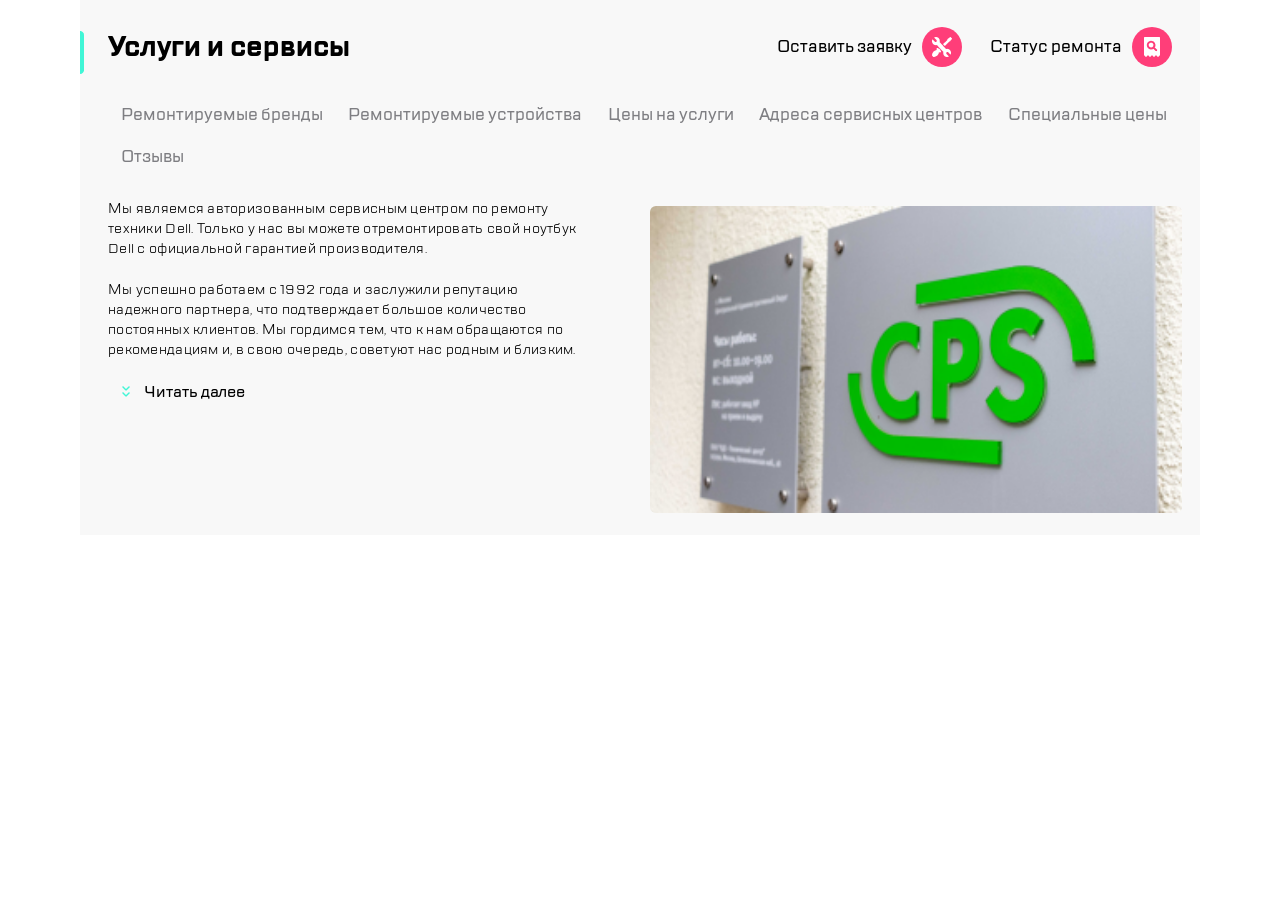
<file: Index.html>
<!DOCTYPE html>
<html lang="en">
<head>
    <meta charset="UTF-8">
    <meta name="viewport" content="width=device-width">
    <title>Сервисный центр CPS</title>
    <link rel="stylesheet" href="main.css">
    <link rel="stylesheet" href="fonts/stylesheet.css">

</head>
<body>
    <div class="container">
        <header class="header">
            <div class="head-buttons">
                <div class="head-buttons__left">
                    <button class="head-buttons__burger"></button>
                    <div class="head-buttons__divider hidden"></div>
                    <a href="#"><div class="head-buttons__logo"></div></a>
                </div>
                <div class="head-buttons__right">
                    <button class="head-buttons__phone hidden"></button>
                    <button class="head-buttons__chat hidden"></button>
                    <button class="head-buttons__profile hidden"></button>
                    <div class="head-buttons__divider"></div>
                    <button class="head-buttons__repair"></button>
                    <button class="head-buttons__checkstatus"></button>
                </div>
            </div>
        </header>
        <main class="main">








            <div class="top-block">
                <div class="title">
                    <div class="title_image">
                        <img src="icons/sideimage.png" alt="">
                    </div>
                    <div class="title_title">
                        <h1>Услуги и сервисы</h1>
                    </div>
                </div>
                <div class="desktop-buttons mobile_hidden">
                    <div class="desktop-buttons__layout">
                        <div class="desktop-buttons__link">
                            <a href="#">Оставить заявку</a>
                        </div>
                        <div class="desktop-buttons__repair"></div>
                    </div>
                    <div class="desktop-buttons__layout">
                        <div class="desktop-buttons__link">
                            <a href="#">Статус ремонта</a>
                        </div>
                        <div class="desktop-buttons__check-status"></div>
                    </div>
                </div>
                <div class="navigation">
                    <div class="navigation__fade-box desktop_hidden">
                        <div class="navigation__fade"></div>
                    </div>
                    <nav class="navigation__box">
                        <a href="#" class="navigation__link mobile_hidden">Ремонтируемые бренды</a>
                        <a href="#" class="navigation__link">Ремонтируемые устройства</a>
                        <a href="#" class="navigation__link desktop_hidden"><span class="q">Дополнительные услуги</span></a>
                        <a href="#" class="navigation__link hidden">Цены на услуги</a>
                        <a href="#" class="navigation__link mobile_hidden" >Адреса сервисных центров</a>
                        <a href="#" class="navigation__link hidden" >Специальные цены</a>
                        <a href="#" class="navigation__link mobile_hidden" >Отзывы</a>
                    </nav>
                </div>

            </div>
            <div class="content">
                <div class="content__layout_article">
                <article class="content__article">
                    Мы являемся авторизованным сервисным центром по ремонту техники Dell.
                    Только у нас вы можете отремонтировать свой ноутбук Dell с официальной гарантией производителя.
                </article>
                <article class="content__article hidden">
                    Мы успешно работаем с 1992 года и заслужили репутацию надежного партнера, что подтверждает большое
                    количество постоянных клиентов. Мы гордимся тем, что к нам обращаются по рекомендациям и, в свою
                    очередь, советуют нас родным и близким.
                </article>
                </div>
                <div class="content__read-more">
                    <img src="icons/read_more.png" alt="">
                    <a class="content__link">Читать далее</a>
                </div>
                <div class="content__main_image">
                    <img class="content__picture" src="icons/main_image.png" alt="Cps">
                </div>
            </div>
        </main>
    </div>
</body>
</html>
</file>
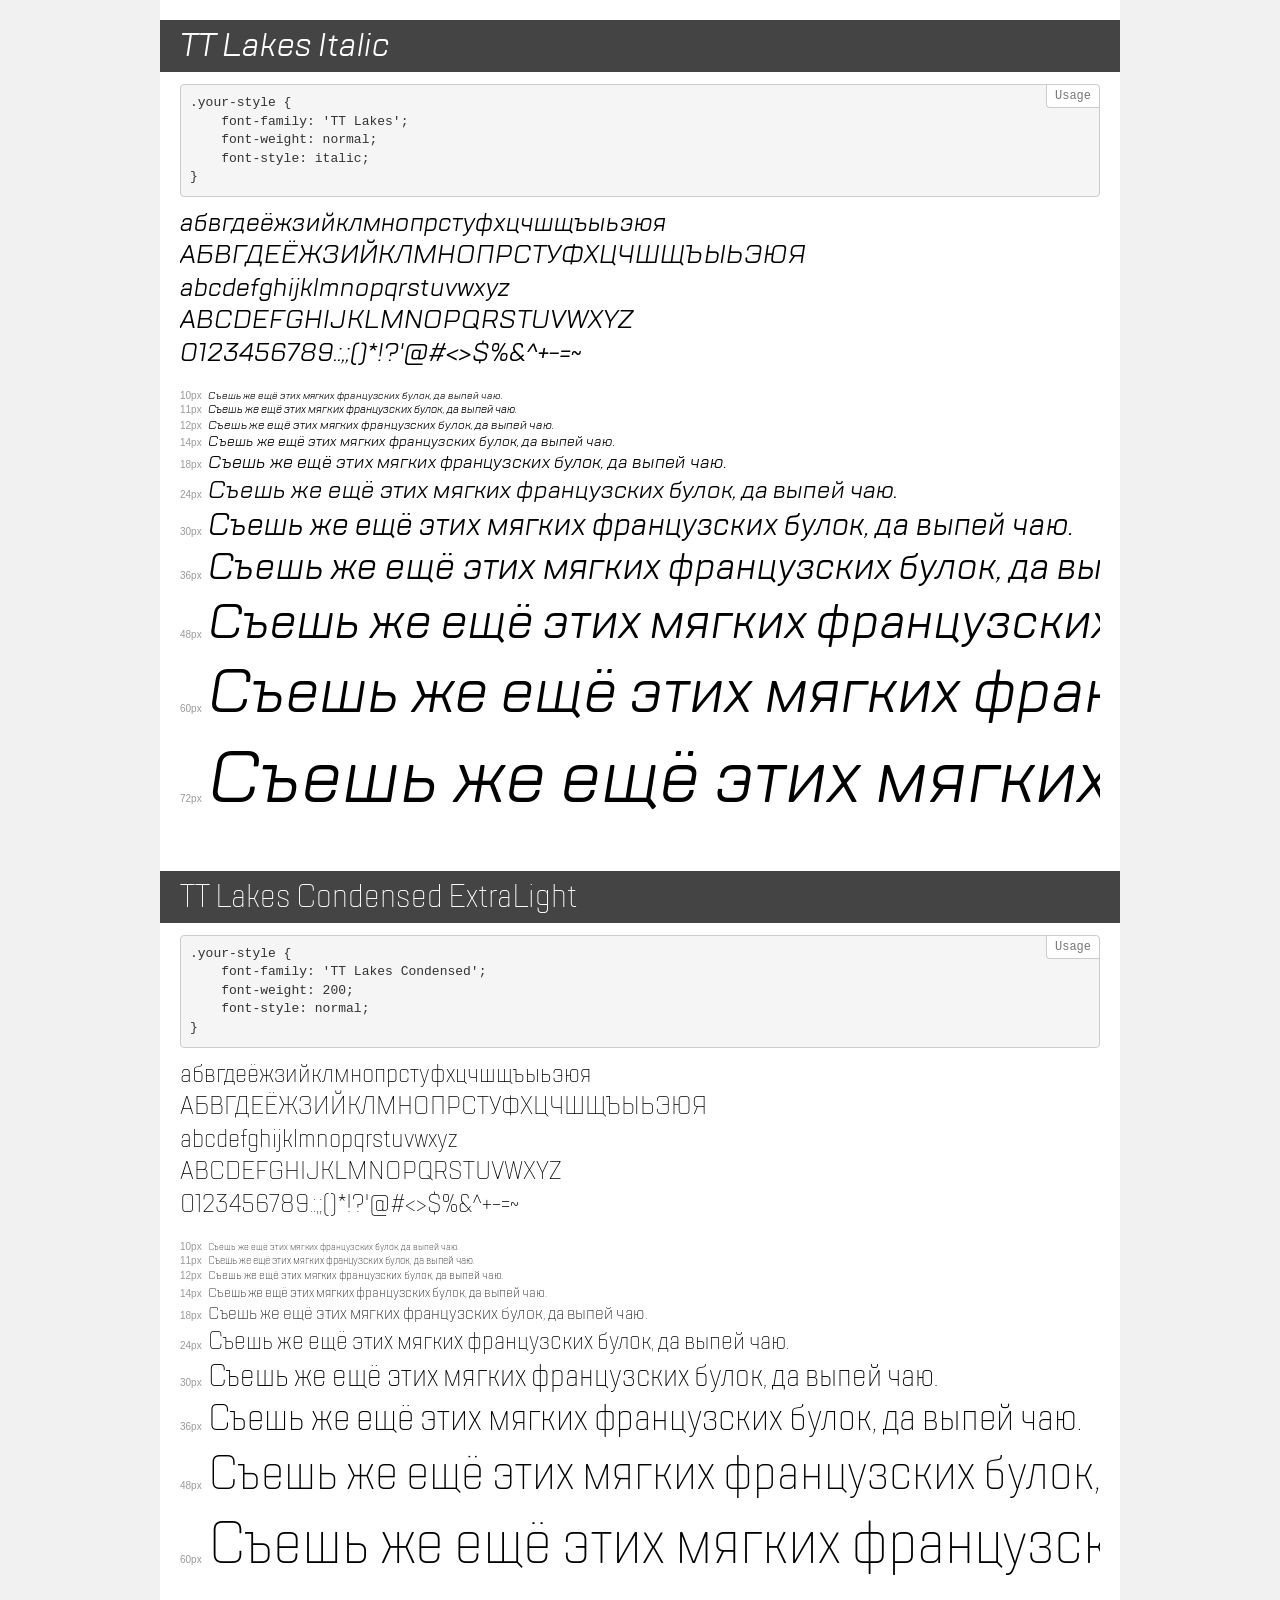
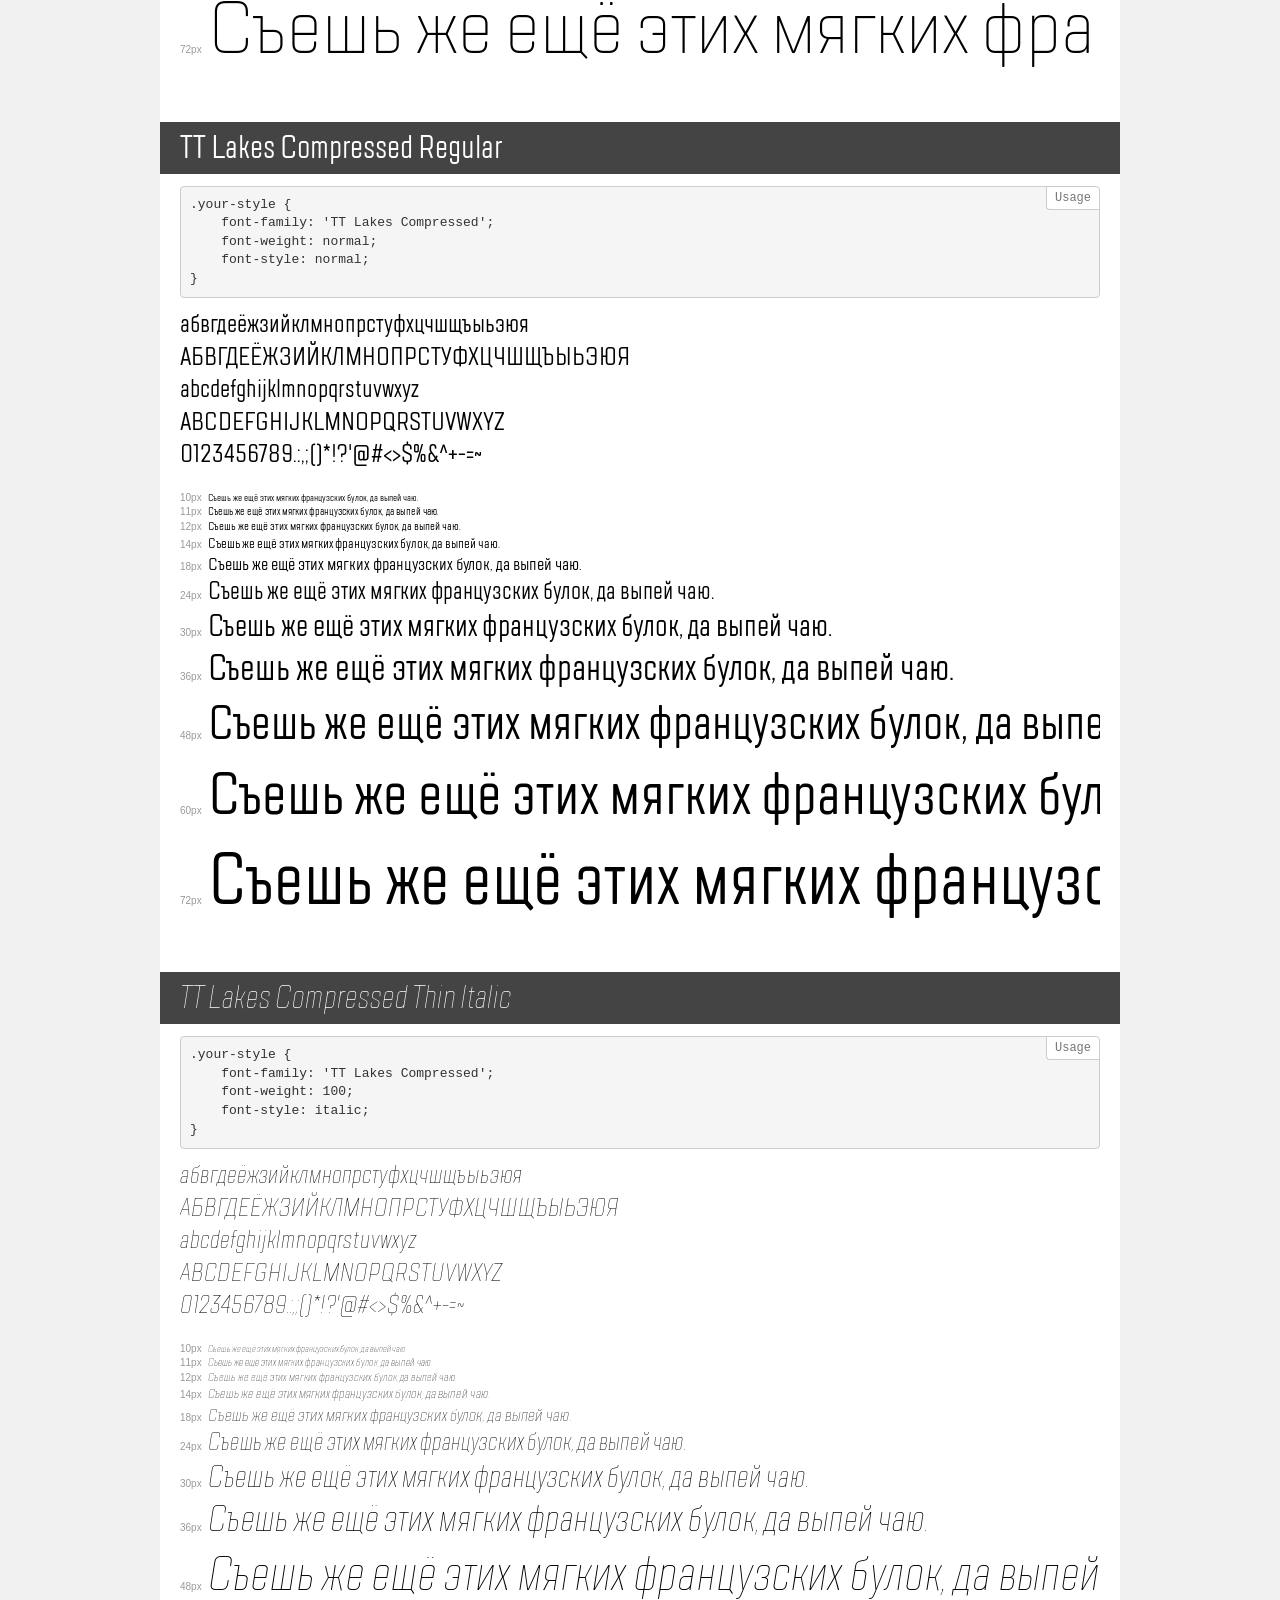
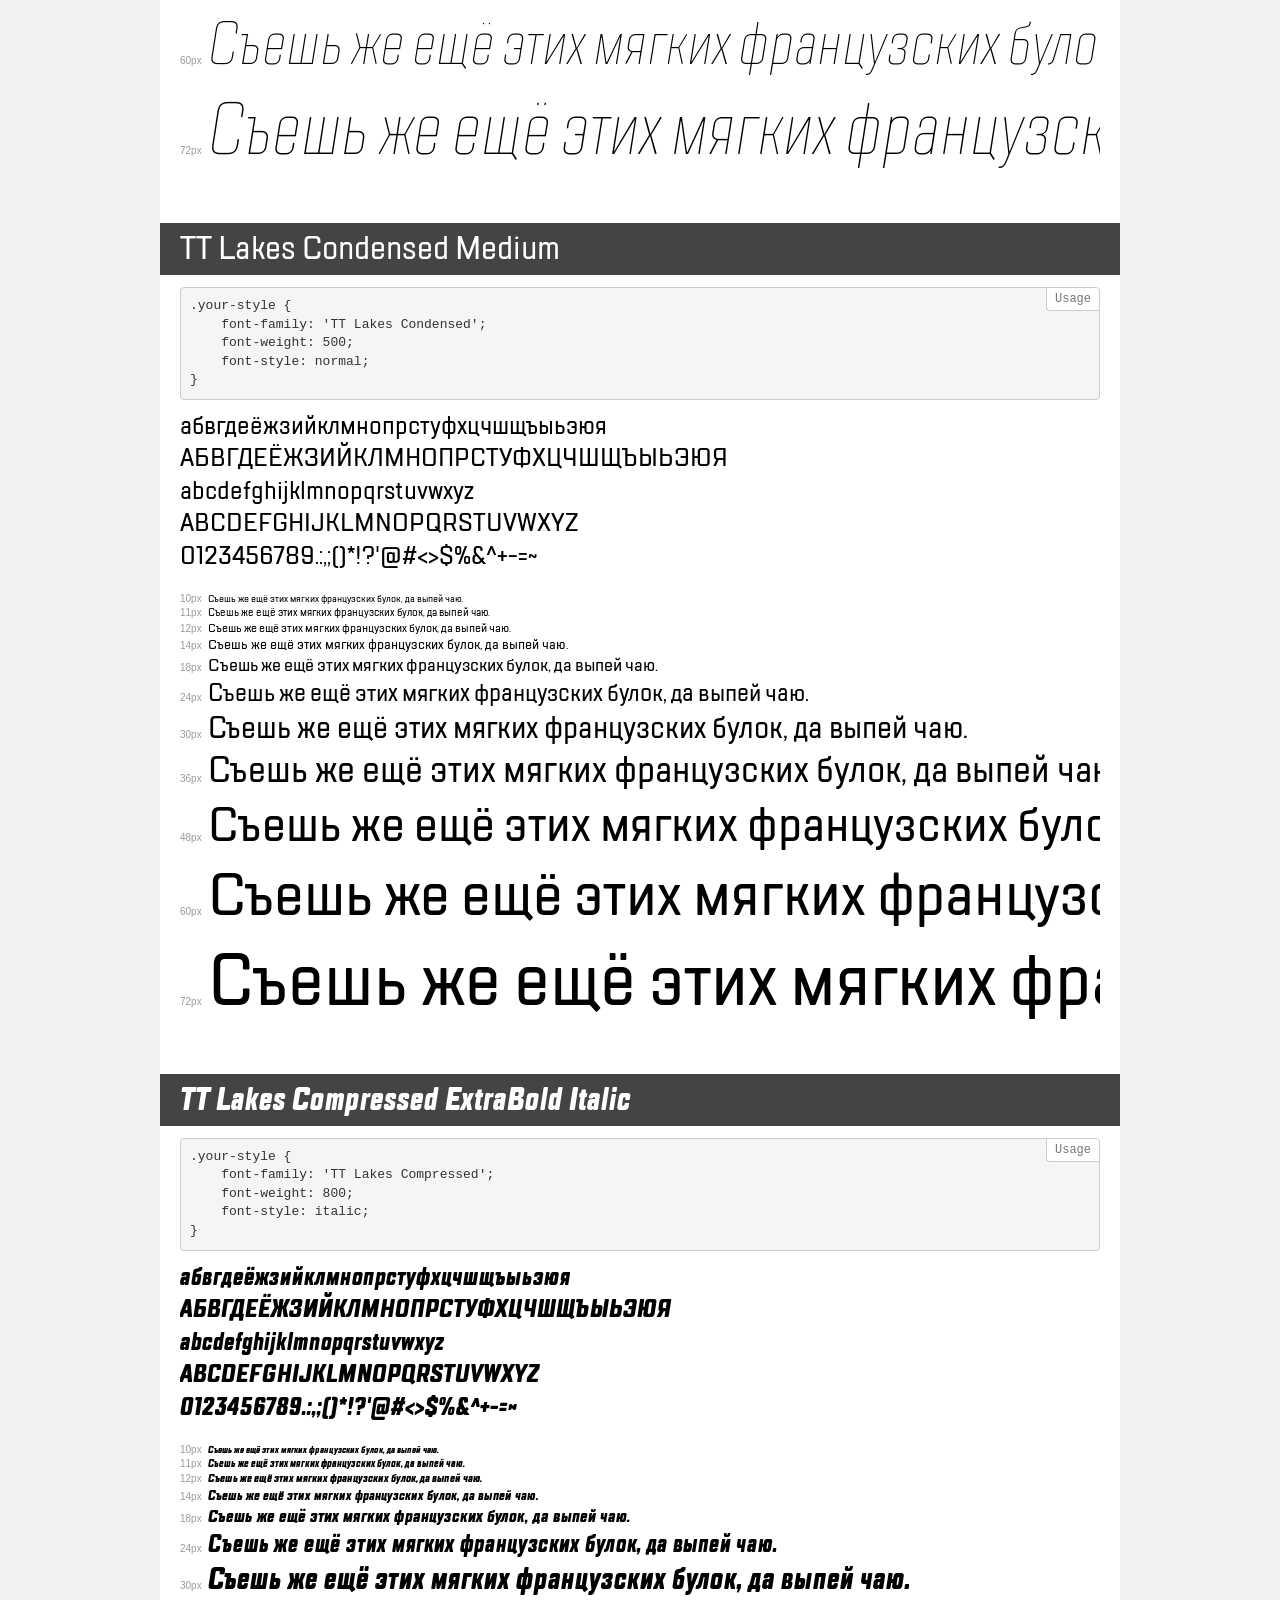
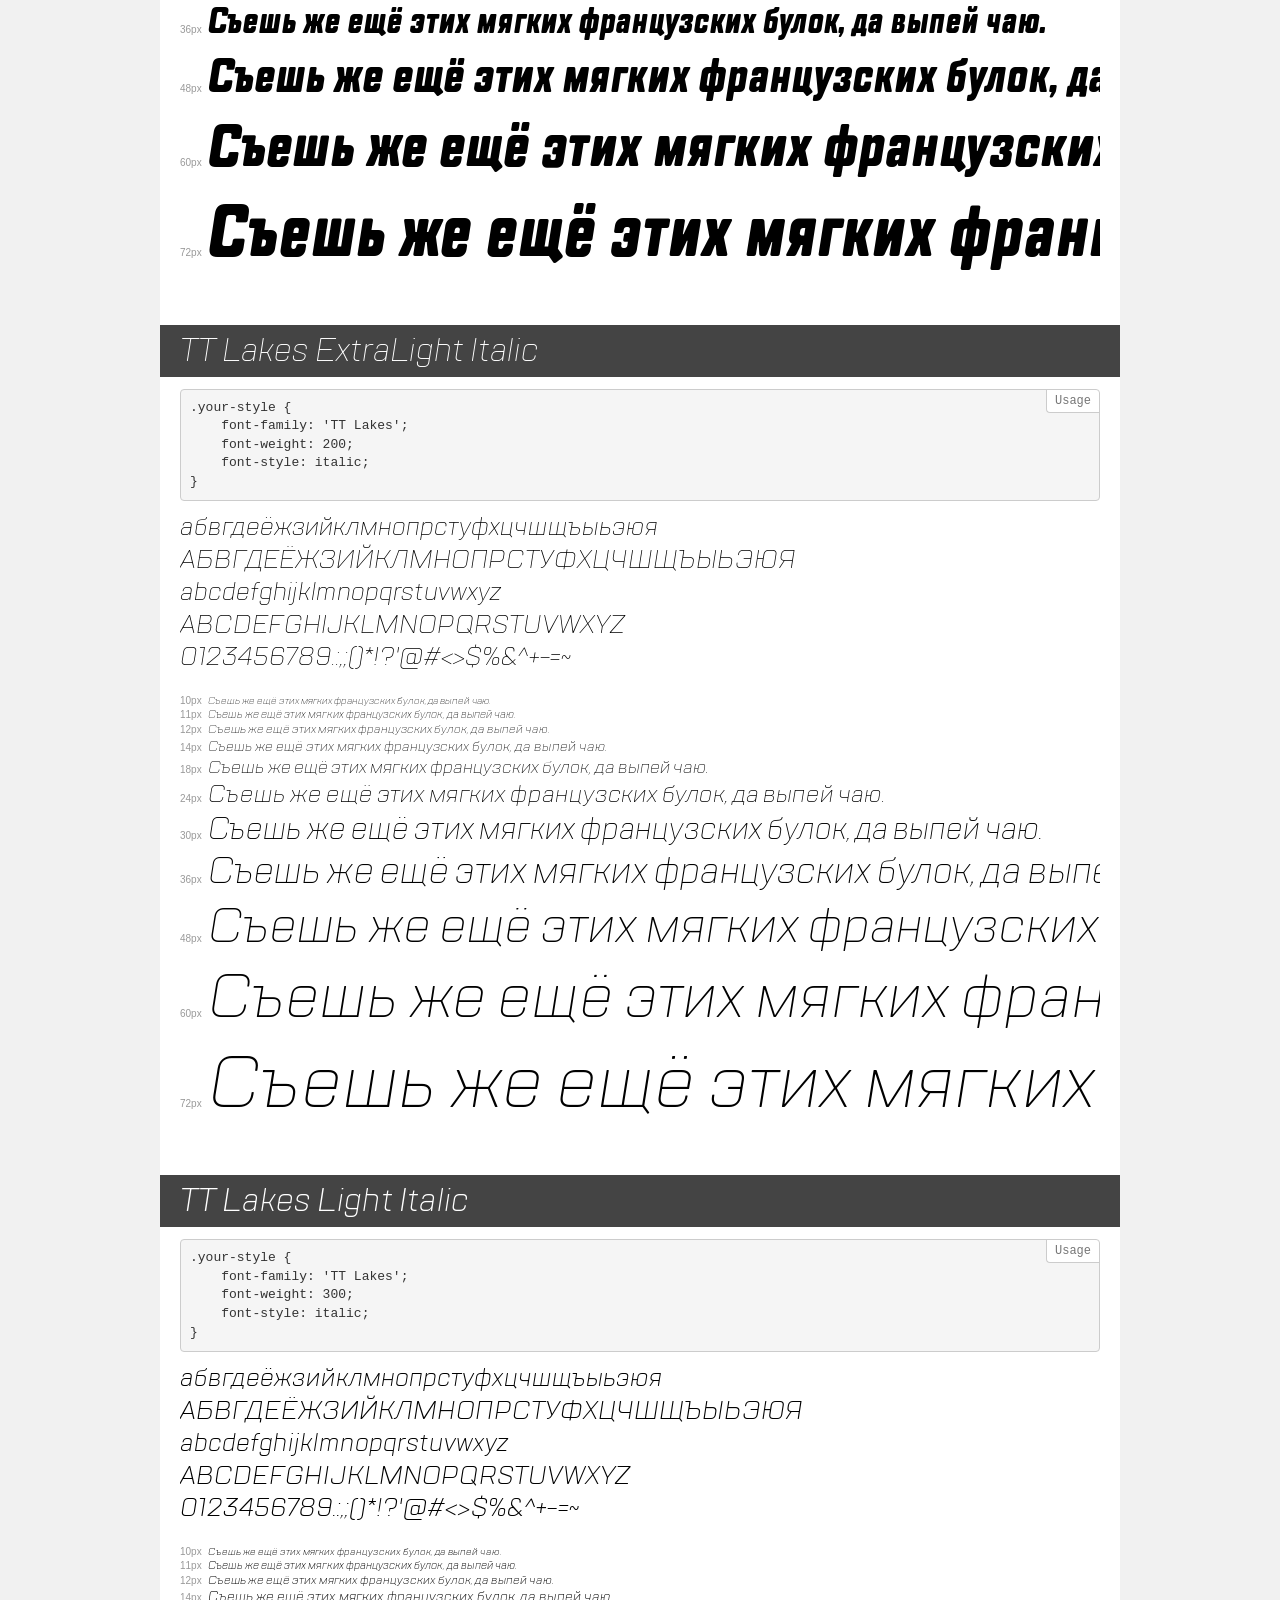
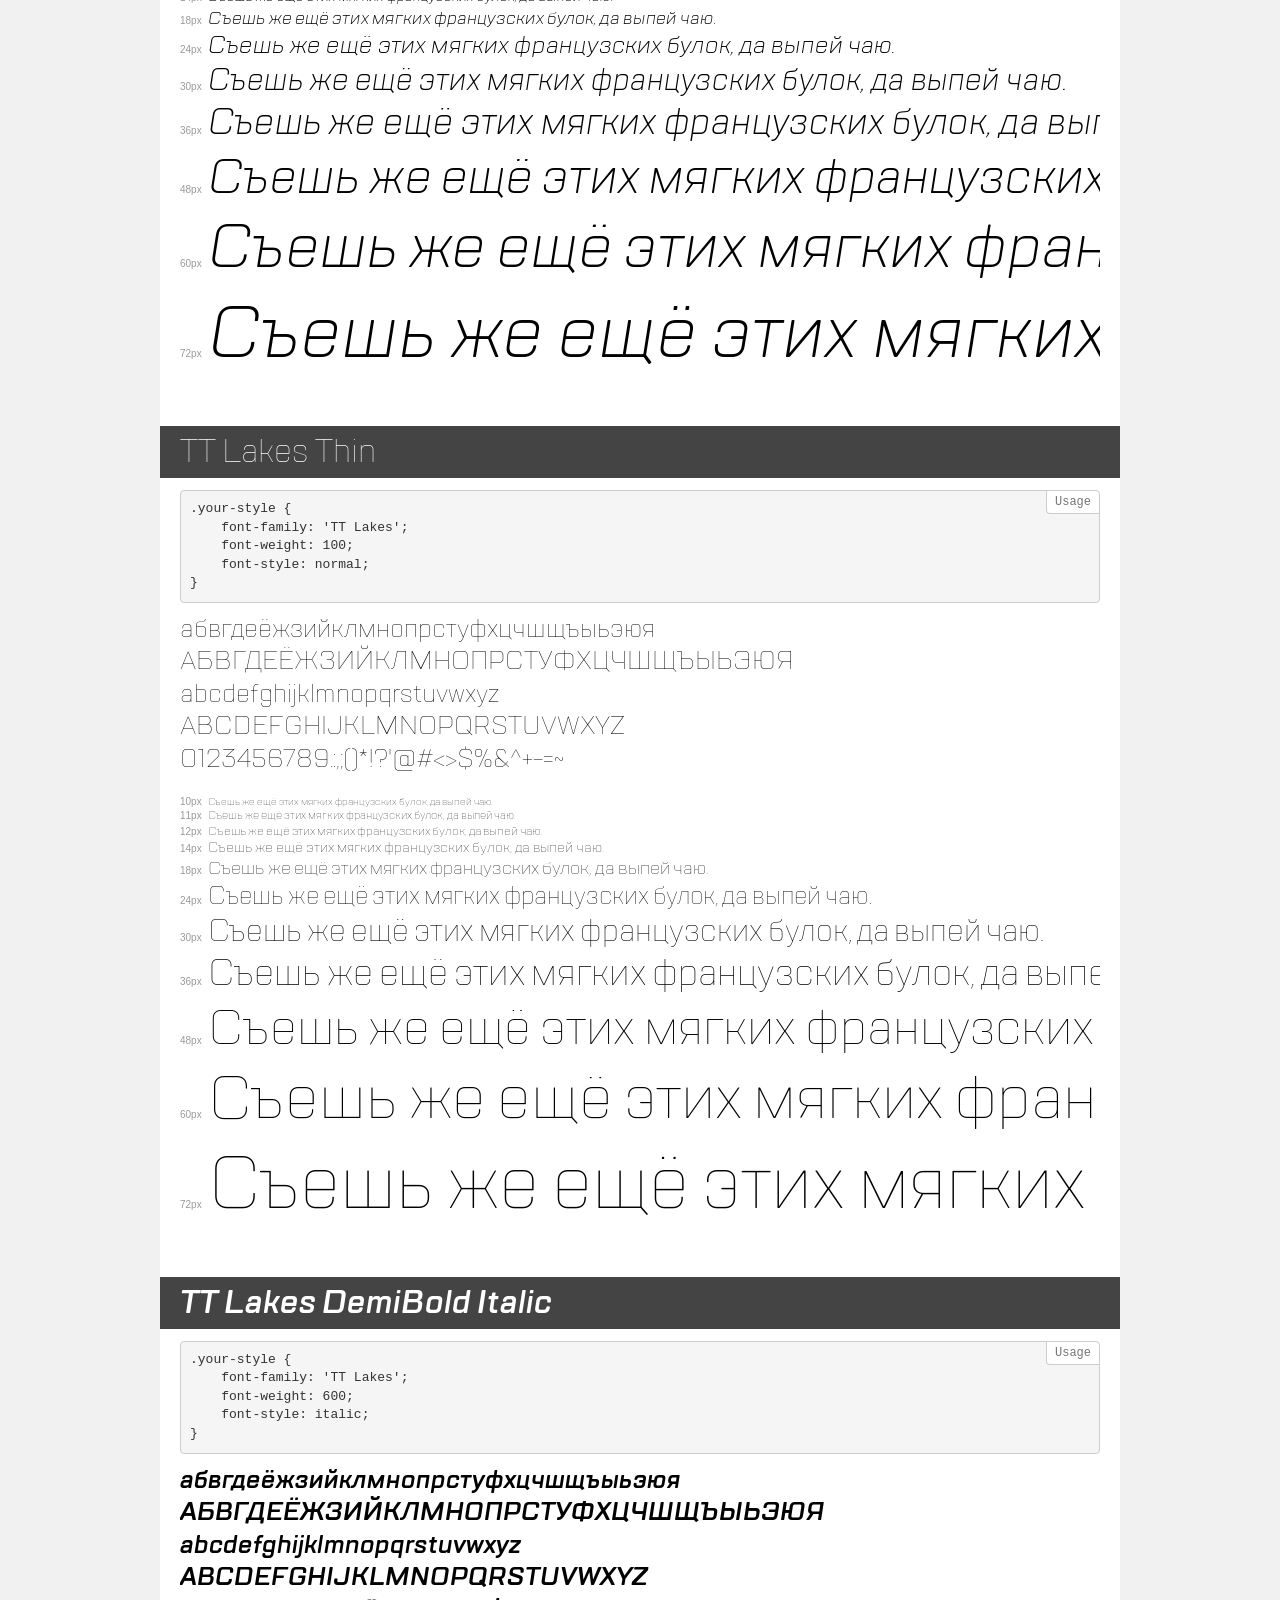
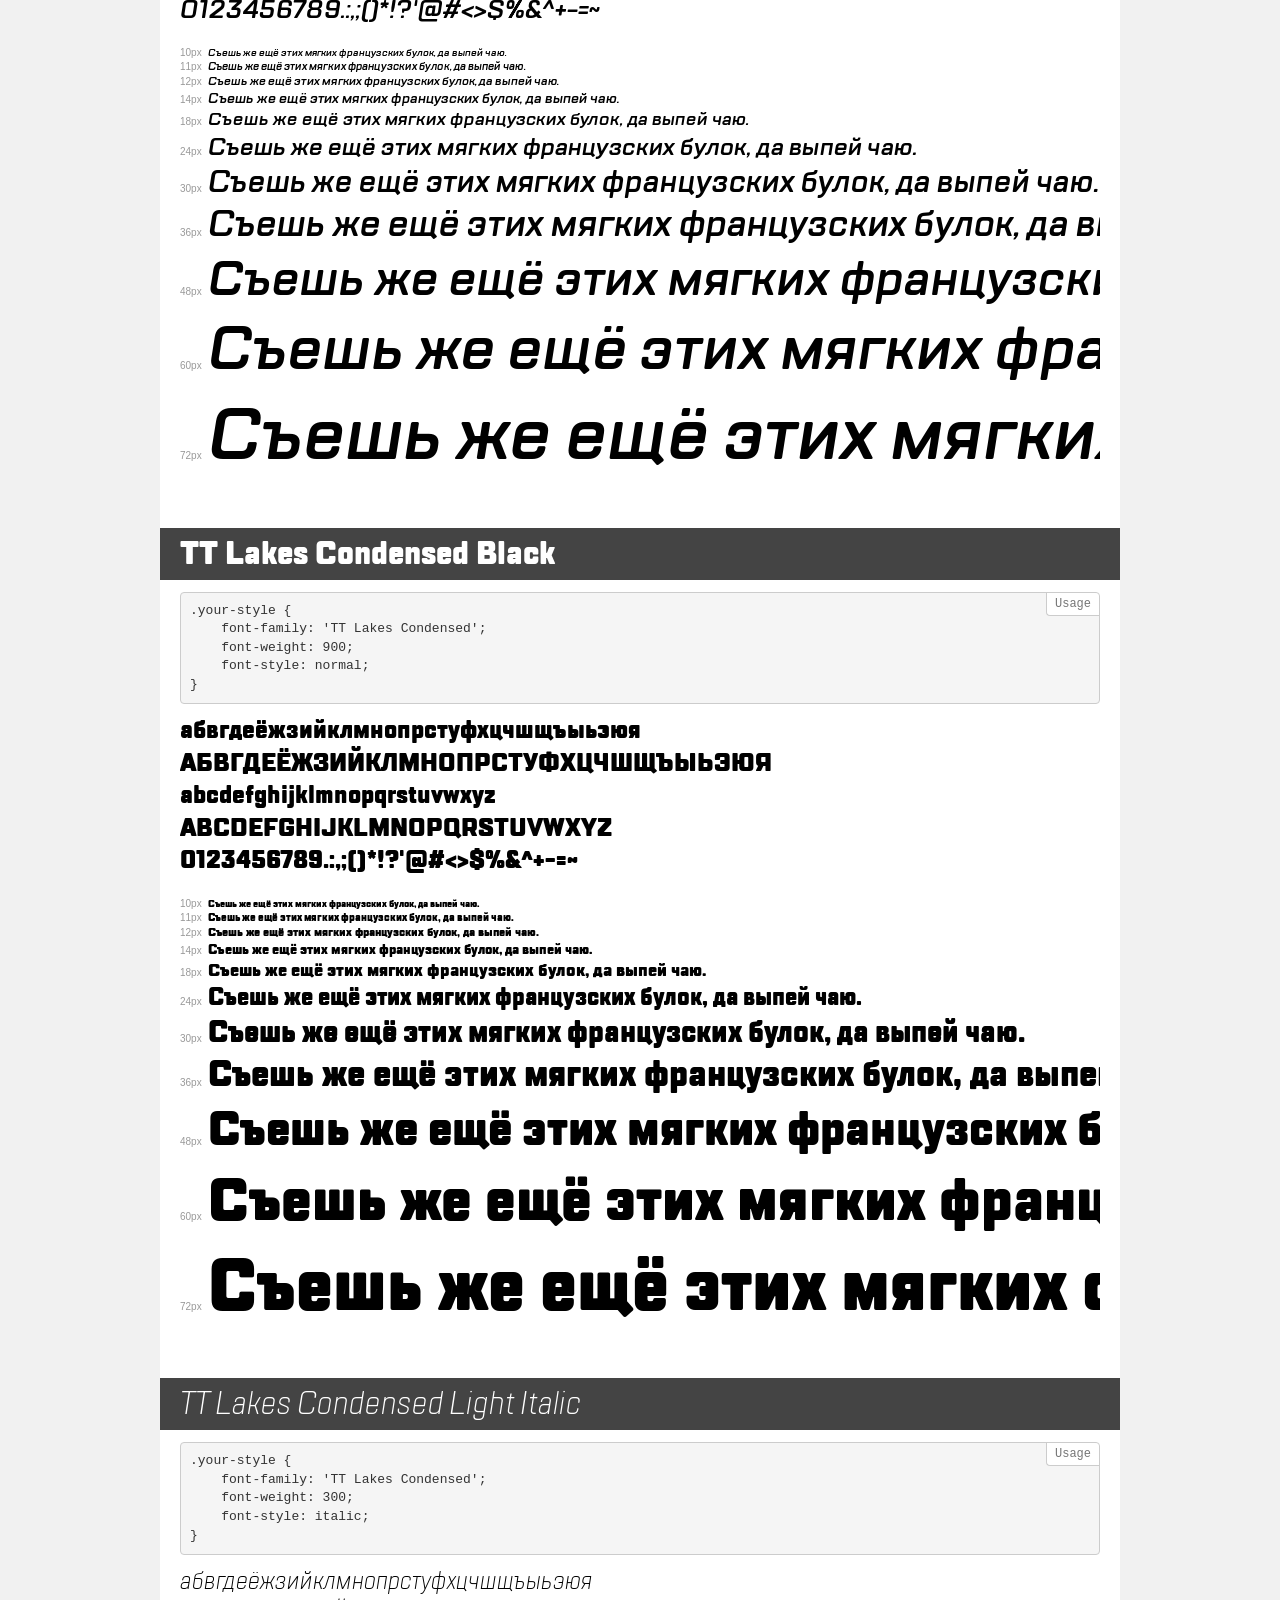
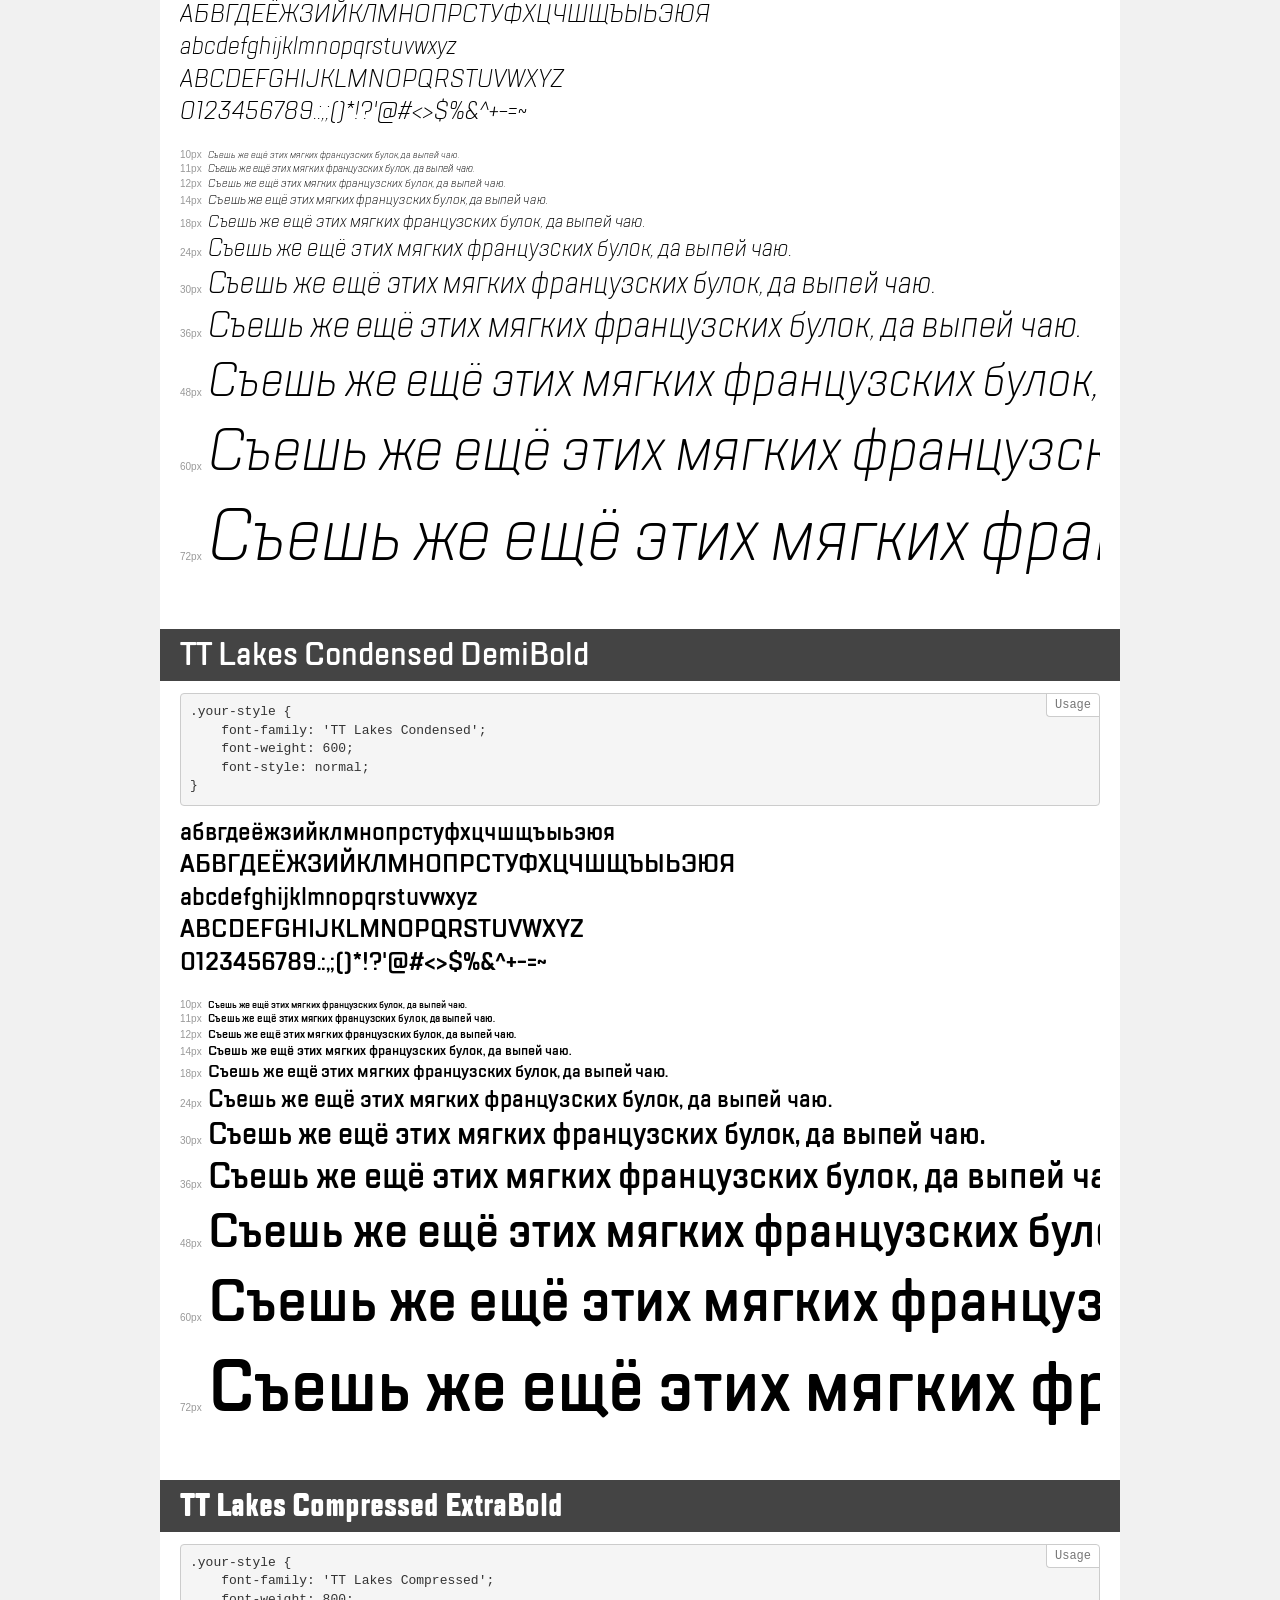
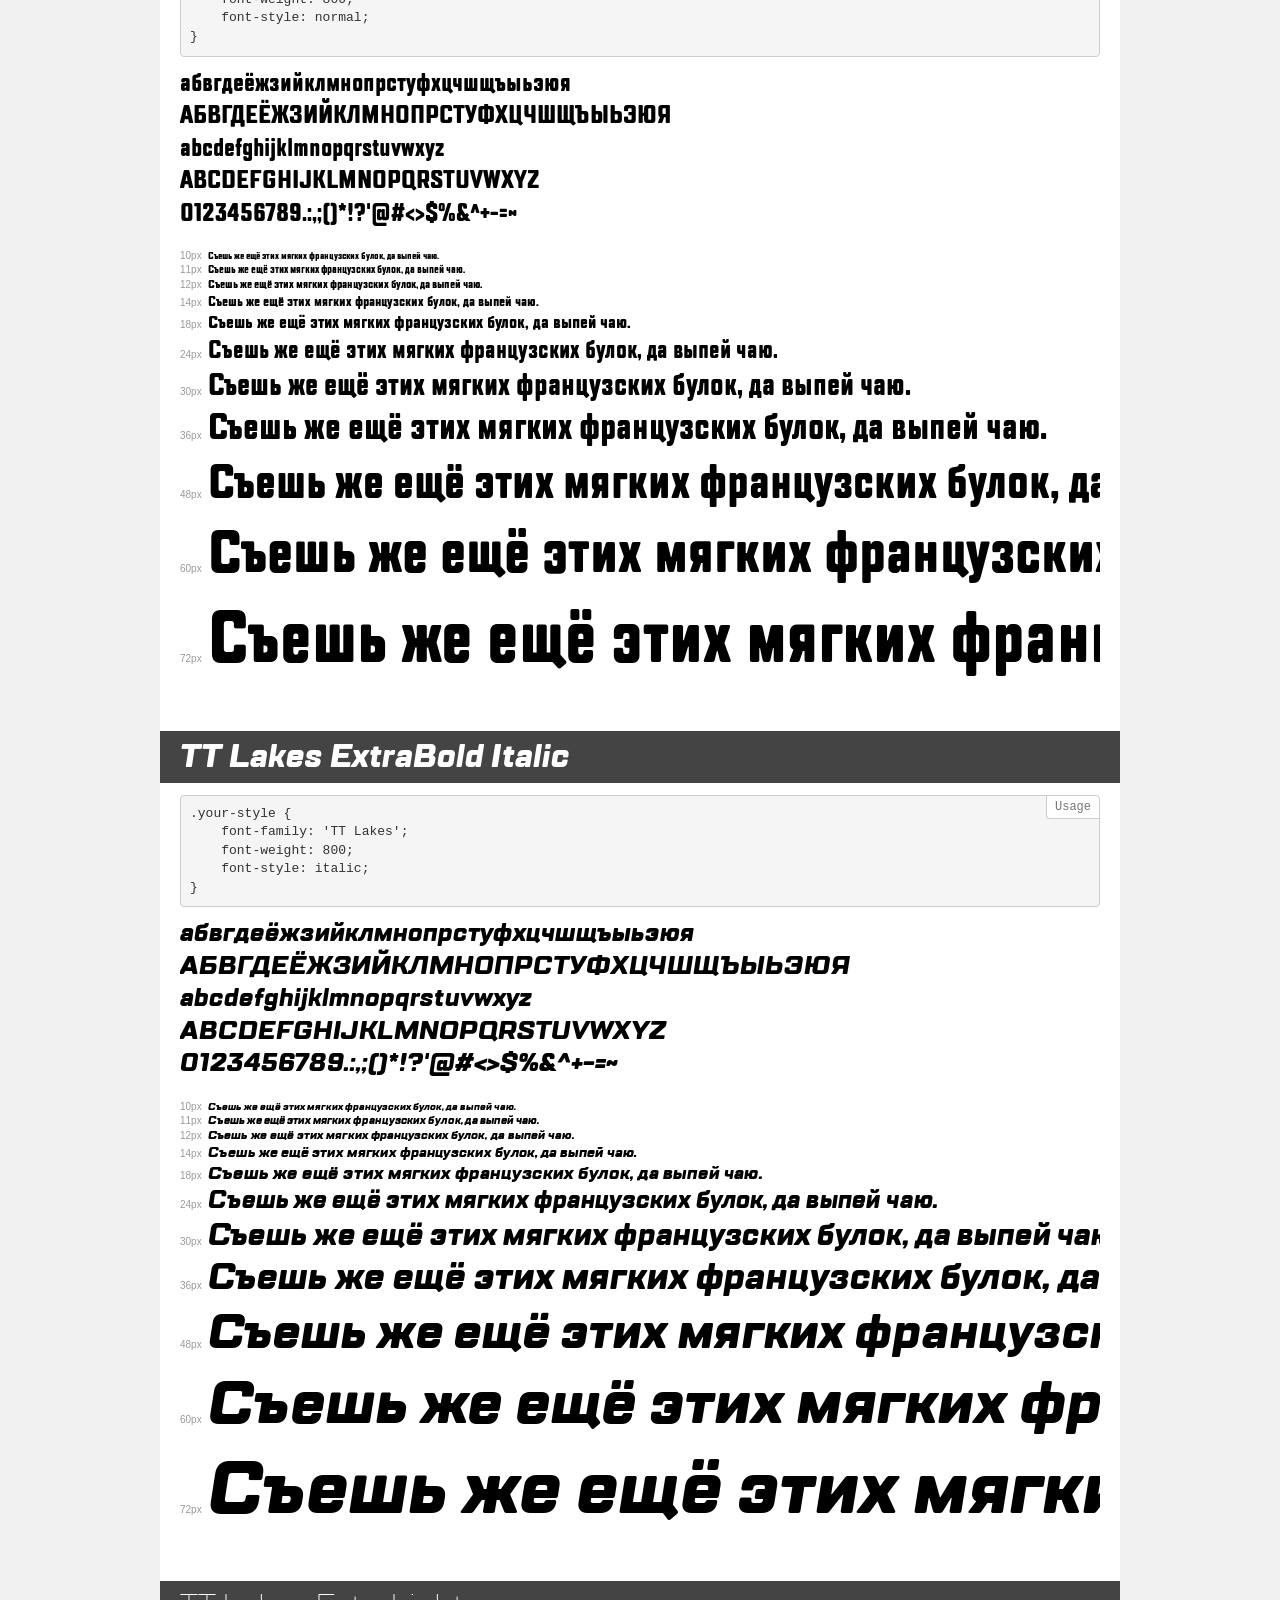
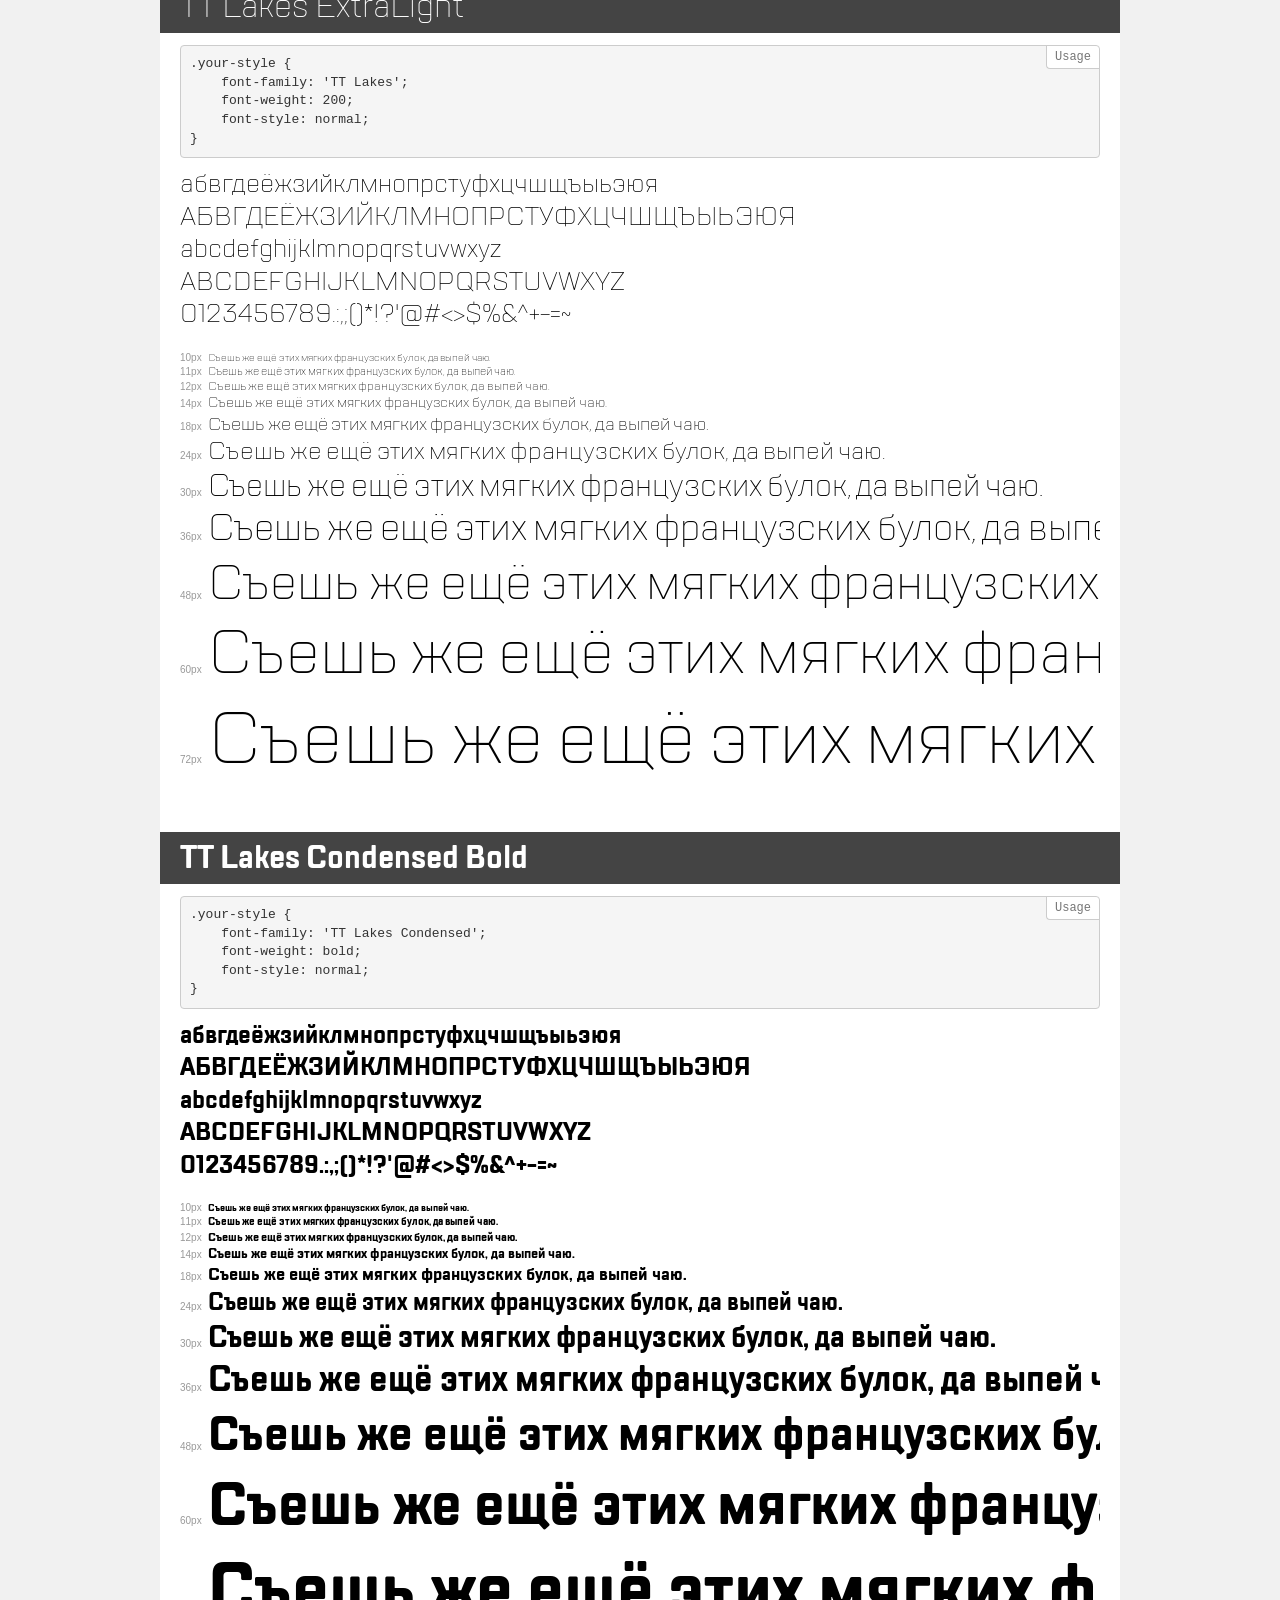
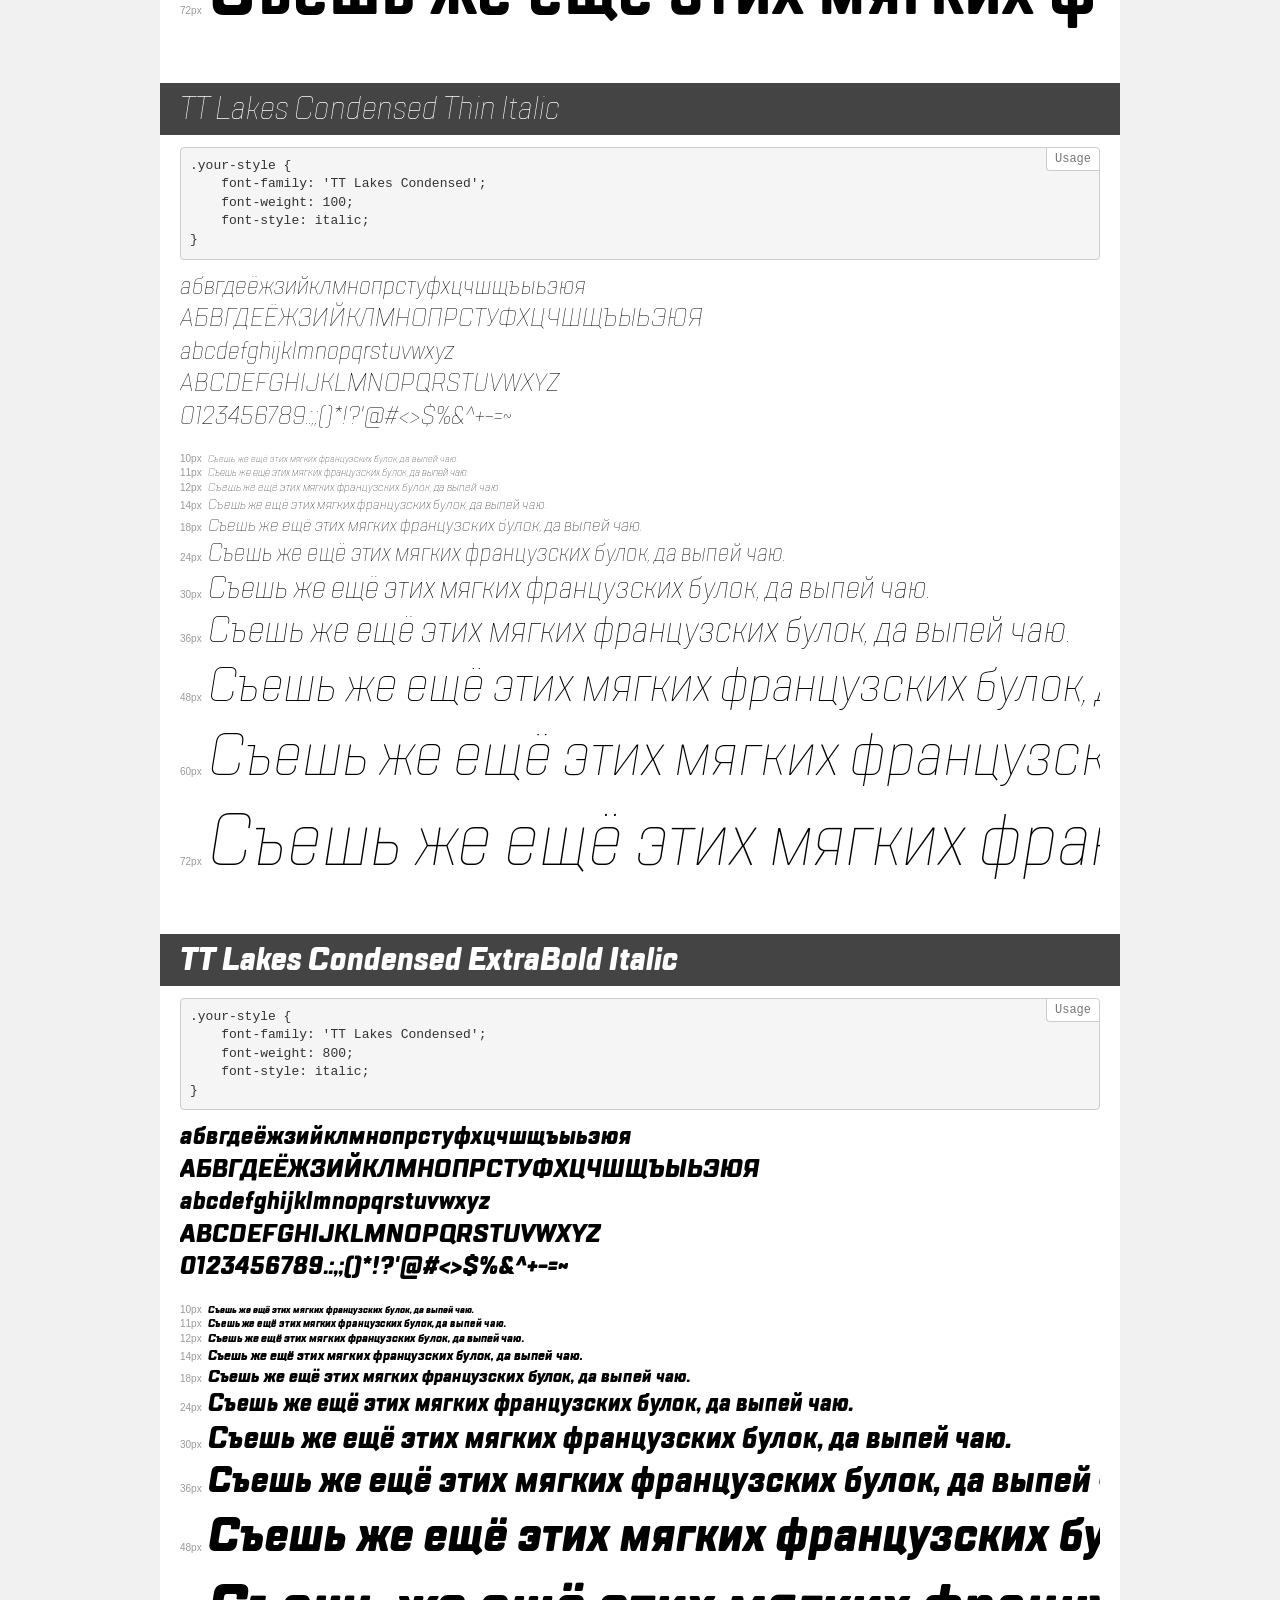
<file: fonts/demo.html>
<!DOCTYPE html>
<html>
<head>
    <meta charset="utf-8">
    <meta http-equiv="X-UA-Compatible" content="IE=edge">
    <meta name="viewport" content="width=device-width, initial-scale=1">
    <meta name="robots" content="noindex, noarchive">
    <meta name="format-detection" content="telephone=no">
    <title>Transfonter demo</title>
    <link href="stylesheet.css" rel="stylesheet">
    <style>
        /*
        http://meyerweb.com/eric/tools/css/reset/
        v2.0 | 20110126
        License: none (public domain)
        */
        html, body, div, span, applet, object, iframe,
        h1, h2, h3, h4, h5, h6, p, blockquote, pre,
        a, abbr, acronym, address, big, cite, code,
        del, dfn, em, img, ins, kbd, q, s, samp,
        small, strike, strong, sub, sup, tt, var,
        b, u, i, center,
        dl, dt, dd, ol, ul, li,
        fieldset, form, label, legend,
        table, caption, tbody, tfoot, thead, tr, th, td,
        article, aside, canvas, details, embed,
        figure, figcaption, footer, header, hgroup,
        menu, nav, output, ruby, section, summary,
        time, mark, audio, video {
            margin: 0;
            padding: 0;
            border: 0;
            font-size: 100%;
            font: inherit;
            vertical-align: baseline;
        }
        /* HTML5 display-role reset for older browsers */
        article, aside, details, figcaption, figure,
        footer, header, hgroup, menu, nav, section {
            display: block;
        }
        body {
            line-height: 1;
        }
        ol, ul {
            list-style: none;
        }
        blockquote, q {
            quotes: none;
        }
        blockquote:before, blockquote:after,
        q:before, q:after {
            content: '';
            content: none;
        }
        table {
            border-collapse: collapse;
            border-spacing: 0;
        }
        /* common styles */
        body {
            background: #f1f1f1;
            color: #000;
        }
        .page {
            background: #fff;
            width: 920px;
            margin: 0 auto;
            padding: 20px 20px 0 20px;
            overflow: hidden;
        }
        .font-container {
            overflow-x: auto;
            overflow-y: hidden;
            margin-bottom: 40px;
            line-height: 1.3;
            white-space: nowrap;
            padding-bottom: 5px;
        }
        h1 {
            position: relative;
            background: #444;
            font-size: 32px;
            color: #fff;
            padding: 10px 20px;
            margin: 0 -20px 12px -20px;
        }
        .letters {
            font-size: 25px;
            margin-bottom: 20px;
        }
        .s10:before {
            content: '10px';
        }
        .s11:before {
            content: '11px';
        }
        .s12:before {
            content: '12px';
        }
        .s14:before {
            content: '14px';
        }
        .s18:before {
            content: '18px';
        }
        .s24:before {
            content: '24px';
        }
        .s30:before {
            content: '30px';
        }
        .s36:before {
            content: '36px';
        }
        .s48:before {
            content: '48px';
        }
        .s60:before {
            content: '60px';
        }
        .s72:before {
            content: '72px';
        }
        .s10:before, .s11:before, .s12:before, .s14:before,
        .s18:before, .s24:before, .s30:before, .s36:before,
        .s48:before, .s60:before, .s72:before {
            font-family: Arial, sans-serif;
            font-size: 10px;
            font-weight: normal;
            font-style: normal;
            color: #999;
            padding-right: 6px;
        }
        pre {
            display: block;
            position: relative;
            padding: 9px;
            margin: 0 0 10px;
            font-family: Monaco, Menlo, Consolas, "Courier New", monospace !important;
            font-size: 13px;
            line-height: 1.428571429;
            color: #333;
            font-weight: normal !important;
            font-style: normal !important;
            background-color: #f5f5f5;
            border: 1px solid #ccc;
            overflow-x: auto;
            border-radius: 4px;
        }
        pre:after {
            display: block;
            position: absolute;
            right: 0;
            top: 0;
            content: 'Usage';
            line-height: 1;
            padding: 5px 8px;
            font-size: 12px;
            color: #767676;
            background-color: #fff;
            border: 1px solid #ccc;
            border-right: none;
            border-top: none;
            border-radius: 0 4px 0 4px;
            z-index: 10;
        }
        /* responsive */
        @media (max-width: 959px) {
            .page {
                width: auto;
                margin: 0;
            }
        }
    </style>
</head>
<body>
<div class="page">
    <div class="demo" style="font-family: 'TT Lakes'; font-weight: normal; font-style: italic;">
        <h1>TT Lakes Italic</h1>
        <pre>.your-style {
    font-family: 'TT Lakes';
    font-weight: normal;
    font-style: italic;
}</pre>
        <div class="font-container">
            <p class="letters">
                абвгдеёжзийклмнопрстуфхцчшщъыьэюя<br>
АБВГДЕЁЖЗИЙКЛМНОПРСТУФХЦЧШЩЪЫЬЭЮЯ<br>
abcdefghijklmnopqrstuvwxyz<br>
ABCDEFGHIJKLMNOPQRSTUVWXYZ<br>
                0123456789.:,;()*!?'@#<>$%&^+-=~
            </p>
            <p class="s10" style="font-size: 10px;">Съешь же ещё этих мягких французских булок, да выпей чаю.</p>
            <p class="s11" style="font-size: 11px;">Съешь же ещё этих мягких французских булок, да выпей чаю.</p>
            <p class="s12" style="font-size: 12px;">Съешь же ещё этих мягких французских булок, да выпей чаю.</p>
            <p class="s14" style="font-size: 14px;">Съешь же ещё этих мягких французских булок, да выпей чаю.</p>
            <p class="s18" style="font-size: 18px;">Съешь же ещё этих мягких французских булок, да выпей чаю.</p>
            <p class="s24" style="font-size: 24px;">Съешь же ещё этих мягких французских булок, да выпей чаю.</p>
            <p class="s30" style="font-size: 30px;">Съешь же ещё этих мягких французских булок, да выпей чаю.</p>
            <p class="s36" style="font-size: 36px;">Съешь же ещё этих мягких французских булок, да выпей чаю.</p>
            <p class="s48" style="font-size: 48px;">Съешь же ещё этих мягких французских булок, да выпей чаю.</p>
            <p class="s60" style="font-size: 60px;">Съешь же ещё этих мягких французских булок, да выпей чаю.</p>
            <p class="s72" style="font-size: 72px;">Съешь же ещё этих мягких французских булок, да выпей чаю.</p>
        </div>
    </div>
    <div class="demo" style="font-family: 'TT Lakes Condensed'; font-weight: 200; font-style: normal;">
        <h1>TT Lakes Condensed ExtraLight</h1>
        <pre>.your-style {
    font-family: 'TT Lakes Condensed';
    font-weight: 200;
    font-style: normal;
}</pre>
        <div class="font-container">
            <p class="letters">
                абвгдеёжзийклмнопрстуфхцчшщъыьэюя<br>
АБВГДЕЁЖЗИЙКЛМНОПРСТУФХЦЧШЩЪЫЬЭЮЯ<br>
abcdefghijklmnopqrstuvwxyz<br>
ABCDEFGHIJKLMNOPQRSTUVWXYZ<br>
                0123456789.:,;()*!?'@#<>$%&^+-=~
            </p>
            <p class="s10" style="font-size: 10px;">Съешь же ещё этих мягких французских булок, да выпей чаю.</p>
            <p class="s11" style="font-size: 11px;">Съешь же ещё этих мягких французских булок, да выпей чаю.</p>
            <p class="s12" style="font-size: 12px;">Съешь же ещё этих мягких французских булок, да выпей чаю.</p>
            <p class="s14" style="font-size: 14px;">Съешь же ещё этих мягких французских булок, да выпей чаю.</p>
            <p class="s18" style="font-size: 18px;">Съешь же ещё этих мягких французских булок, да выпей чаю.</p>
            <p class="s24" style="font-size: 24px;">Съешь же ещё этих мягких французских булок, да выпей чаю.</p>
            <p class="s30" style="font-size: 30px;">Съешь же ещё этих мягких французских булок, да выпей чаю.</p>
            <p class="s36" style="font-size: 36px;">Съешь же ещё этих мягких французских булок, да выпей чаю.</p>
            <p class="s48" style="font-size: 48px;">Съешь же ещё этих мягких французских булок, да выпей чаю.</p>
            <p class="s60" style="font-size: 60px;">Съешь же ещё этих мягких французских булок, да выпей чаю.</p>
            <p class="s72" style="font-size: 72px;">Съешь же ещё этих мягких французских булок, да выпей чаю.</p>
        </div>
    </div>
    <div class="demo" style="font-family: 'TT Lakes Compressed'; font-weight: normal; font-style: normal;">
        <h1>TT Lakes Compressed Regular</h1>
        <pre>.your-style {
    font-family: 'TT Lakes Compressed';
    font-weight: normal;
    font-style: normal;
}</pre>
        <div class="font-container">
            <p class="letters">
                абвгдеёжзийклмнопрстуфхцчшщъыьэюя<br>
АБВГДЕЁЖЗИЙКЛМНОПРСТУФХЦЧШЩЪЫЬЭЮЯ<br>
abcdefghijklmnopqrstuvwxyz<br>
ABCDEFGHIJKLMNOPQRSTUVWXYZ<br>
                0123456789.:,;()*!?'@#<>$%&^+-=~
            </p>
            <p class="s10" style="font-size: 10px;">Съешь же ещё этих мягких французских булок, да выпей чаю.</p>
            <p class="s11" style="font-size: 11px;">Съешь же ещё этих мягких французских булок, да выпей чаю.</p>
            <p class="s12" style="font-size: 12px;">Съешь же ещё этих мягких французских булок, да выпей чаю.</p>
            <p class="s14" style="font-size: 14px;">Съешь же ещё этих мягких французских булок, да выпей чаю.</p>
            <p class="s18" style="font-size: 18px;">Съешь же ещё этих мягких французских булок, да выпей чаю.</p>
            <p class="s24" style="font-size: 24px;">Съешь же ещё этих мягких французских булок, да выпей чаю.</p>
            <p class="s30" style="font-size: 30px;">Съешь же ещё этих мягких французских булок, да выпей чаю.</p>
            <p class="s36" style="font-size: 36px;">Съешь же ещё этих мягких французских булок, да выпей чаю.</p>
            <p class="s48" style="font-size: 48px;">Съешь же ещё этих мягких французских булок, да выпей чаю.</p>
            <p class="s60" style="font-size: 60px;">Съешь же ещё этих мягких французских булок, да выпей чаю.</p>
            <p class="s72" style="font-size: 72px;">Съешь же ещё этих мягких французских булок, да выпей чаю.</p>
        </div>
    </div>
    <div class="demo" style="font-family: 'TT Lakes Compressed'; font-weight: 100; font-style: italic;">
        <h1>TT Lakes Compressed Thin Italic</h1>
        <pre>.your-style {
    font-family: 'TT Lakes Compressed';
    font-weight: 100;
    font-style: italic;
}</pre>
        <div class="font-container">
            <p class="letters">
                абвгдеёжзийклмнопрстуфхцчшщъыьэюя<br>
АБВГДЕЁЖЗИЙКЛМНОПРСТУФХЦЧШЩЪЫЬЭЮЯ<br>
abcdefghijklmnopqrstuvwxyz<br>
ABCDEFGHIJKLMNOPQRSTUVWXYZ<br>
                0123456789.:,;()*!?'@#<>$%&^+-=~
            </p>
            <p class="s10" style="font-size: 10px;">Съешь же ещё этих мягких французских булок, да выпей чаю.</p>
            <p class="s11" style="font-size: 11px;">Съешь же ещё этих мягких французских булок, да выпей чаю.</p>
            <p class="s12" style="font-size: 12px;">Съешь же ещё этих мягких французских булок, да выпей чаю.</p>
            <p class="s14" style="font-size: 14px;">Съешь же ещё этих мягких французских булок, да выпей чаю.</p>
            <p class="s18" style="font-size: 18px;">Съешь же ещё этих мягких французских булок, да выпей чаю.</p>
            <p class="s24" style="font-size: 24px;">Съешь же ещё этих мягких французских булок, да выпей чаю.</p>
            <p class="s30" style="font-size: 30px;">Съешь же ещё этих мягких французских булок, да выпей чаю.</p>
            <p class="s36" style="font-size: 36px;">Съешь же ещё этих мягких французских булок, да выпей чаю.</p>
            <p class="s48" style="font-size: 48px;">Съешь же ещё этих мягких французских булок, да выпей чаю.</p>
            <p class="s60" style="font-size: 60px;">Съешь же ещё этих мягких французских булок, да выпей чаю.</p>
            <p class="s72" style="font-size: 72px;">Съешь же ещё этих мягких французских булок, да выпей чаю.</p>
        </div>
    </div>
    <div class="demo" style="font-family: 'TT Lakes Condensed'; font-weight: 500; font-style: normal;">
        <h1>TT Lakes Condensed Medium</h1>
        <pre>.your-style {
    font-family: 'TT Lakes Condensed';
    font-weight: 500;
    font-style: normal;
}</pre>
        <div class="font-container">
            <p class="letters">
                абвгдеёжзийклмнопрстуфхцчшщъыьэюя<br>
АБВГДЕЁЖЗИЙКЛМНОПРСТУФХЦЧШЩЪЫЬЭЮЯ<br>
abcdefghijklmnopqrstuvwxyz<br>
ABCDEFGHIJKLMNOPQRSTUVWXYZ<br>
                0123456789.:,;()*!?'@#<>$%&^+-=~
            </p>
            <p class="s10" style="font-size: 10px;">Съешь же ещё этих мягких французских булок, да выпей чаю.</p>
            <p class="s11" style="font-size: 11px;">Съешь же ещё этих мягких французских булок, да выпей чаю.</p>
            <p class="s12" style="font-size: 12px;">Съешь же ещё этих мягких французских булок, да выпей чаю.</p>
            <p class="s14" style="font-size: 14px;">Съешь же ещё этих мягких французских булок, да выпей чаю.</p>
            <p class="s18" style="font-size: 18px;">Съешь же ещё этих мягких французских булок, да выпей чаю.</p>
            <p class="s24" style="font-size: 24px;">Съешь же ещё этих мягких французских булок, да выпей чаю.</p>
            <p class="s30" style="font-size: 30px;">Съешь же ещё этих мягких французских булок, да выпей чаю.</p>
            <p class="s36" style="font-size: 36px;">Съешь же ещё этих мягких французских булок, да выпей чаю.</p>
            <p class="s48" style="font-size: 48px;">Съешь же ещё этих мягких французских булок, да выпей чаю.</p>
            <p class="s60" style="font-size: 60px;">Съешь же ещё этих мягких французских булок, да выпей чаю.</p>
            <p class="s72" style="font-size: 72px;">Съешь же ещё этих мягких французских булок, да выпей чаю.</p>
        </div>
    </div>
    <div class="demo" style="font-family: 'TT Lakes Compressed'; font-weight: 800; font-style: italic;">
        <h1>TT Lakes Compressed ExtraBold Italic</h1>
        <pre>.your-style {
    font-family: 'TT Lakes Compressed';
    font-weight: 800;
    font-style: italic;
}</pre>
        <div class="font-container">
            <p class="letters">
                абвгдеёжзийклмнопрстуфхцчшщъыьэюя<br>
АБВГДЕЁЖЗИЙКЛМНОПРСТУФХЦЧШЩЪЫЬЭЮЯ<br>
abcdefghijklmnopqrstuvwxyz<br>
ABCDEFGHIJKLMNOPQRSTUVWXYZ<br>
                0123456789.:,;()*!?'@#<>$%&^+-=~
            </p>
            <p class="s10" style="font-size: 10px;">Съешь же ещё этих мягких французских булок, да выпей чаю.</p>
            <p class="s11" style="font-size: 11px;">Съешь же ещё этих мягких французских булок, да выпей чаю.</p>
            <p class="s12" style="font-size: 12px;">Съешь же ещё этих мягких французских булок, да выпей чаю.</p>
            <p class="s14" style="font-size: 14px;">Съешь же ещё этих мягких французских булок, да выпей чаю.</p>
            <p class="s18" style="font-size: 18px;">Съешь же ещё этих мягких французских булок, да выпей чаю.</p>
            <p class="s24" style="font-size: 24px;">Съешь же ещё этих мягких французских булок, да выпей чаю.</p>
            <p class="s30" style="font-size: 30px;">Съешь же ещё этих мягких французских булок, да выпей чаю.</p>
            <p class="s36" style="font-size: 36px;">Съешь же ещё этих мягких французских булок, да выпей чаю.</p>
            <p class="s48" style="font-size: 48px;">Съешь же ещё этих мягких французских булок, да выпей чаю.</p>
            <p class="s60" style="font-size: 60px;">Съешь же ещё этих мягких французских булок, да выпей чаю.</p>
            <p class="s72" style="font-size: 72px;">Съешь же ещё этих мягких французских булок, да выпей чаю.</p>
        </div>
    </div>
    <div class="demo" style="font-family: 'TT Lakes'; font-weight: 200; font-style: italic;">
        <h1>TT Lakes ExtraLight Italic</h1>
        <pre>.your-style {
    font-family: 'TT Lakes';
    font-weight: 200;
    font-style: italic;
}</pre>
        <div class="font-container">
            <p class="letters">
                абвгдеёжзийклмнопрстуфхцчшщъыьэюя<br>
АБВГДЕЁЖЗИЙКЛМНОПРСТУФХЦЧШЩЪЫЬЭЮЯ<br>
abcdefghijklmnopqrstuvwxyz<br>
ABCDEFGHIJKLMNOPQRSTUVWXYZ<br>
                0123456789.:,;()*!?'@#<>$%&^+-=~
            </p>
            <p class="s10" style="font-size: 10px;">Съешь же ещё этих мягких французских булок, да выпей чаю.</p>
            <p class="s11" style="font-size: 11px;">Съешь же ещё этих мягких французских булок, да выпей чаю.</p>
            <p class="s12" style="font-size: 12px;">Съешь же ещё этих мягких французских булок, да выпей чаю.</p>
            <p class="s14" style="font-size: 14px;">Съешь же ещё этих мягких французских булок, да выпей чаю.</p>
            <p class="s18" style="font-size: 18px;">Съешь же ещё этих мягких французских булок, да выпей чаю.</p>
            <p class="s24" style="font-size: 24px;">Съешь же ещё этих мягких французских булок, да выпей чаю.</p>
            <p class="s30" style="font-size: 30px;">Съешь же ещё этих мягких французских булок, да выпей чаю.</p>
            <p class="s36" style="font-size: 36px;">Съешь же ещё этих мягких французских булок, да выпей чаю.</p>
            <p class="s48" style="font-size: 48px;">Съешь же ещё этих мягких французских булок, да выпей чаю.</p>
            <p class="s60" style="font-size: 60px;">Съешь же ещё этих мягких французских булок, да выпей чаю.</p>
            <p class="s72" style="font-size: 72px;">Съешь же ещё этих мягких французских булок, да выпей чаю.</p>
        </div>
    </div>
    <div class="demo" style="font-family: 'TT Lakes'; font-weight: 300; font-style: italic;">
        <h1>TT Lakes Light Italic</h1>
        <pre>.your-style {
    font-family: 'TT Lakes';
    font-weight: 300;
    font-style: italic;
}</pre>
        <div class="font-container">
            <p class="letters">
                абвгдеёжзийклмнопрстуфхцчшщъыьэюя<br>
АБВГДЕЁЖЗИЙКЛМНОПРСТУФХЦЧШЩЪЫЬЭЮЯ<br>
abcdefghijklmnopqrstuvwxyz<br>
ABCDEFGHIJKLMNOPQRSTUVWXYZ<br>
                0123456789.:,;()*!?'@#<>$%&^+-=~
            </p>
            <p class="s10" style="font-size: 10px;">Съешь же ещё этих мягких французских булок, да выпей чаю.</p>
            <p class="s11" style="font-size: 11px;">Съешь же ещё этих мягких французских булок, да выпей чаю.</p>
            <p class="s12" style="font-size: 12px;">Съешь же ещё этих мягких французских булок, да выпей чаю.</p>
            <p class="s14" style="font-size: 14px;">Съешь же ещё этих мягких французских булок, да выпей чаю.</p>
            <p class="s18" style="font-size: 18px;">Съешь же ещё этих мягких французских булок, да выпей чаю.</p>
            <p class="s24" style="font-size: 24px;">Съешь же ещё этих мягких французских булок, да выпей чаю.</p>
            <p class="s30" style="font-size: 30px;">Съешь же ещё этих мягких французских булок, да выпей чаю.</p>
            <p class="s36" style="font-size: 36px;">Съешь же ещё этих мягких французских булок, да выпей чаю.</p>
            <p class="s48" style="font-size: 48px;">Съешь же ещё этих мягких французских булок, да выпей чаю.</p>
            <p class="s60" style="font-size: 60px;">Съешь же ещё этих мягких французских булок, да выпей чаю.</p>
            <p class="s72" style="font-size: 72px;">Съешь же ещё этих мягких французских булок, да выпей чаю.</p>
        </div>
    </div>
    <div class="demo" style="font-family: 'TT Lakes'; font-weight: 100; font-style: normal;">
        <h1>TT Lakes Thin</h1>
        <pre>.your-style {
    font-family: 'TT Lakes';
    font-weight: 100;
    font-style: normal;
}</pre>
        <div class="font-container">
            <p class="letters">
                абвгдеёжзийклмнопрстуфхцчшщъыьэюя<br>
АБВГДЕЁЖЗИЙКЛМНОПРСТУФХЦЧШЩЪЫЬЭЮЯ<br>
abcdefghijklmnopqrstuvwxyz<br>
ABCDEFGHIJKLMNOPQRSTUVWXYZ<br>
                0123456789.:,;()*!?'@#<>$%&^+-=~
            </p>
            <p class="s10" style="font-size: 10px;">Съешь же ещё этих мягких французских булок, да выпей чаю.</p>
            <p class="s11" style="font-size: 11px;">Съешь же ещё этих мягких французских булок, да выпей чаю.</p>
            <p class="s12" style="font-size: 12px;">Съешь же ещё этих мягких французских булок, да выпей чаю.</p>
            <p class="s14" style="font-size: 14px;">Съешь же ещё этих мягких французских булок, да выпей чаю.</p>
            <p class="s18" style="font-size: 18px;">Съешь же ещё этих мягких французских булок, да выпей чаю.</p>
            <p class="s24" style="font-size: 24px;">Съешь же ещё этих мягких французских булок, да выпей чаю.</p>
            <p class="s30" style="font-size: 30px;">Съешь же ещё этих мягких французских булок, да выпей чаю.</p>
            <p class="s36" style="font-size: 36px;">Съешь же ещё этих мягких французских булок, да выпей чаю.</p>
            <p class="s48" style="font-size: 48px;">Съешь же ещё этих мягких французских булок, да выпей чаю.</p>
            <p class="s60" style="font-size: 60px;">Съешь же ещё этих мягких французских булок, да выпей чаю.</p>
            <p class="s72" style="font-size: 72px;">Съешь же ещё этих мягких французских булок, да выпей чаю.</p>
        </div>
    </div>
    <div class="demo" style="font-family: 'TT Lakes'; font-weight: 600; font-style: italic;">
        <h1>TT Lakes DemiBold Italic</h1>
        <pre>.your-style {
    font-family: 'TT Lakes';
    font-weight: 600;
    font-style: italic;
}</pre>
        <div class="font-container">
            <p class="letters">
                абвгдеёжзийклмнопрстуфхцчшщъыьэюя<br>
АБВГДЕЁЖЗИЙКЛМНОПРСТУФХЦЧШЩЪЫЬЭЮЯ<br>
abcdefghijklmnopqrstuvwxyz<br>
ABCDEFGHIJKLMNOPQRSTUVWXYZ<br>
                0123456789.:,;()*!?'@#<>$%&^+-=~
            </p>
            <p class="s10" style="font-size: 10px;">Съешь же ещё этих мягких французских булок, да выпей чаю.</p>
            <p class="s11" style="font-size: 11px;">Съешь же ещё этих мягких французских булок, да выпей чаю.</p>
            <p class="s12" style="font-size: 12px;">Съешь же ещё этих мягких французских булок, да выпей чаю.</p>
            <p class="s14" style="font-size: 14px;">Съешь же ещё этих мягких французских булок, да выпей чаю.</p>
            <p class="s18" style="font-size: 18px;">Съешь же ещё этих мягких французских булок, да выпей чаю.</p>
            <p class="s24" style="font-size: 24px;">Съешь же ещё этих мягких французских булок, да выпей чаю.</p>
            <p class="s30" style="font-size: 30px;">Съешь же ещё этих мягких французских булок, да выпей чаю.</p>
            <p class="s36" style="font-size: 36px;">Съешь же ещё этих мягких французских булок, да выпей чаю.</p>
            <p class="s48" style="font-size: 48px;">Съешь же ещё этих мягких французских булок, да выпей чаю.</p>
            <p class="s60" style="font-size: 60px;">Съешь же ещё этих мягких французских булок, да выпей чаю.</p>
            <p class="s72" style="font-size: 72px;">Съешь же ещё этих мягких французских булок, да выпей чаю.</p>
        </div>
    </div>
    <div class="demo" style="font-family: 'TT Lakes Condensed'; font-weight: 900; font-style: normal;">
        <h1>TT Lakes Condensed Black</h1>
        <pre>.your-style {
    font-family: 'TT Lakes Condensed';
    font-weight: 900;
    font-style: normal;
}</pre>
        <div class="font-container">
            <p class="letters">
                абвгдеёжзийклмнопрстуфхцчшщъыьэюя<br>
АБВГДЕЁЖЗИЙКЛМНОПРСТУФХЦЧШЩЪЫЬЭЮЯ<br>
abcdefghijklmnopqrstuvwxyz<br>
ABCDEFGHIJKLMNOPQRSTUVWXYZ<br>
                0123456789.:,;()*!?'@#<>$%&^+-=~
            </p>
            <p class="s10" style="font-size: 10px;">Съешь же ещё этих мягких французских булок, да выпей чаю.</p>
            <p class="s11" style="font-size: 11px;">Съешь же ещё этих мягких французских булок, да выпей чаю.</p>
            <p class="s12" style="font-size: 12px;">Съешь же ещё этих мягких французских булок, да выпей чаю.</p>
            <p class="s14" style="font-size: 14px;">Съешь же ещё этих мягких французских булок, да выпей чаю.</p>
            <p class="s18" style="font-size: 18px;">Съешь же ещё этих мягких французских булок, да выпей чаю.</p>
            <p class="s24" style="font-size: 24px;">Съешь же ещё этих мягких французских булок, да выпей чаю.</p>
            <p class="s30" style="font-size: 30px;">Съешь же ещё этих мягких французских булок, да выпей чаю.</p>
            <p class="s36" style="font-size: 36px;">Съешь же ещё этих мягких французских булок, да выпей чаю.</p>
            <p class="s48" style="font-size: 48px;">Съешь же ещё этих мягких французских булок, да выпей чаю.</p>
            <p class="s60" style="font-size: 60px;">Съешь же ещё этих мягких французских булок, да выпей чаю.</p>
            <p class="s72" style="font-size: 72px;">Съешь же ещё этих мягких французских булок, да выпей чаю.</p>
        </div>
    </div>
    <div class="demo" style="font-family: 'TT Lakes Condensed'; font-weight: 300; font-style: italic;">
        <h1>TT Lakes Condensed Light Italic</h1>
        <pre>.your-style {
    font-family: 'TT Lakes Condensed';
    font-weight: 300;
    font-style: italic;
}</pre>
        <div class="font-container">
            <p class="letters">
                абвгдеёжзийклмнопрстуфхцчшщъыьэюя<br>
АБВГДЕЁЖЗИЙКЛМНОПРСТУФХЦЧШЩЪЫЬЭЮЯ<br>
abcdefghijklmnopqrstuvwxyz<br>
ABCDEFGHIJKLMNOPQRSTUVWXYZ<br>
                0123456789.:,;()*!?'@#<>$%&^+-=~
            </p>
            <p class="s10" style="font-size: 10px;">Съешь же ещё этих мягких французских булок, да выпей чаю.</p>
            <p class="s11" style="font-size: 11px;">Съешь же ещё этих мягких французских булок, да выпей чаю.</p>
            <p class="s12" style="font-size: 12px;">Съешь же ещё этих мягких французских булок, да выпей чаю.</p>
            <p class="s14" style="font-size: 14px;">Съешь же ещё этих мягких французских булок, да выпей чаю.</p>
            <p class="s18" style="font-size: 18px;">Съешь же ещё этих мягких французских булок, да выпей чаю.</p>
            <p class="s24" style="font-size: 24px;">Съешь же ещё этих мягких французских булок, да выпей чаю.</p>
            <p class="s30" style="font-size: 30px;">Съешь же ещё этих мягких французских булок, да выпей чаю.</p>
            <p class="s36" style="font-size: 36px;">Съешь же ещё этих мягких французских булок, да выпей чаю.</p>
            <p class="s48" style="font-size: 48px;">Съешь же ещё этих мягких французских булок, да выпей чаю.</p>
            <p class="s60" style="font-size: 60px;">Съешь же ещё этих мягких французских булок, да выпей чаю.</p>
            <p class="s72" style="font-size: 72px;">Съешь же ещё этих мягких французских булок, да выпей чаю.</p>
        </div>
    </div>
    <div class="demo" style="font-family: 'TT Lakes Condensed'; font-weight: 600; font-style: normal;">
        <h1>TT Lakes Condensed DemiBold</h1>
        <pre>.your-style {
    font-family: 'TT Lakes Condensed';
    font-weight: 600;
    font-style: normal;
}</pre>
        <div class="font-container">
            <p class="letters">
                абвгдеёжзийклмнопрстуфхцчшщъыьэюя<br>
АБВГДЕЁЖЗИЙКЛМНОПРСТУФХЦЧШЩЪЫЬЭЮЯ<br>
abcdefghijklmnopqrstuvwxyz<br>
ABCDEFGHIJKLMNOPQRSTUVWXYZ<br>
                0123456789.:,;()*!?'@#<>$%&^+-=~
            </p>
            <p class="s10" style="font-size: 10px;">Съешь же ещё этих мягких французских булок, да выпей чаю.</p>
            <p class="s11" style="font-size: 11px;">Съешь же ещё этих мягких французских булок, да выпей чаю.</p>
            <p class="s12" style="font-size: 12px;">Съешь же ещё этих мягких французских булок, да выпей чаю.</p>
            <p class="s14" style="font-size: 14px;">Съешь же ещё этих мягких французских булок, да выпей чаю.</p>
            <p class="s18" style="font-size: 18px;">Съешь же ещё этих мягких французских булок, да выпей чаю.</p>
            <p class="s24" style="font-size: 24px;">Съешь же ещё этих мягких французских булок, да выпей чаю.</p>
            <p class="s30" style="font-size: 30px;">Съешь же ещё этих мягких французских булок, да выпей чаю.</p>
            <p class="s36" style="font-size: 36px;">Съешь же ещё этих мягких французских булок, да выпей чаю.</p>
            <p class="s48" style="font-size: 48px;">Съешь же ещё этих мягких французских булок, да выпей чаю.</p>
            <p class="s60" style="font-size: 60px;">Съешь же ещё этих мягких французских булок, да выпей чаю.</p>
            <p class="s72" style="font-size: 72px;">Съешь же ещё этих мягких французских булок, да выпей чаю.</p>
        </div>
    </div>
    <div class="demo" style="font-family: 'TT Lakes Compressed'; font-weight: 800; font-style: normal;">
        <h1>TT Lakes Compressed ExtraBold</h1>
        <pre>.your-style {
    font-family: 'TT Lakes Compressed';
    font-weight: 800;
    font-style: normal;
}</pre>
        <div class="font-container">
            <p class="letters">
                абвгдеёжзийклмнопрстуфхцчшщъыьэюя<br>
АБВГДЕЁЖЗИЙКЛМНОПРСТУФХЦЧШЩЪЫЬЭЮЯ<br>
abcdefghijklmnopqrstuvwxyz<br>
ABCDEFGHIJKLMNOPQRSTUVWXYZ<br>
                0123456789.:,;()*!?'@#<>$%&^+-=~
            </p>
            <p class="s10" style="font-size: 10px;">Съешь же ещё этих мягких французских булок, да выпей чаю.</p>
            <p class="s11" style="font-size: 11px;">Съешь же ещё этих мягких французских булок, да выпей чаю.</p>
            <p class="s12" style="font-size: 12px;">Съешь же ещё этих мягких французских булок, да выпей чаю.</p>
            <p class="s14" style="font-size: 14px;">Съешь же ещё этих мягких французских булок, да выпей чаю.</p>
            <p class="s18" style="font-size: 18px;">Съешь же ещё этих мягких французских булок, да выпей чаю.</p>
            <p class="s24" style="font-size: 24px;">Съешь же ещё этих мягких французских булок, да выпей чаю.</p>
            <p class="s30" style="font-size: 30px;">Съешь же ещё этих мягких французских булок, да выпей чаю.</p>
            <p class="s36" style="font-size: 36px;">Съешь же ещё этих мягких французских булок, да выпей чаю.</p>
            <p class="s48" style="font-size: 48px;">Съешь же ещё этих мягких французских булок, да выпей чаю.</p>
            <p class="s60" style="font-size: 60px;">Съешь же ещё этих мягких французских булок, да выпей чаю.</p>
            <p class="s72" style="font-size: 72px;">Съешь же ещё этих мягких французских булок, да выпей чаю.</p>
        </div>
    </div>
    <div class="demo" style="font-family: 'TT Lakes'; font-weight: 800; font-style: italic;">
        <h1>TT Lakes ExtraBold Italic</h1>
        <pre>.your-style {
    font-family: 'TT Lakes';
    font-weight: 800;
    font-style: italic;
}</pre>
        <div class="font-container">
            <p class="letters">
                абвгдеёжзийклмнопрстуфхцчшщъыьэюя<br>
АБВГДЕЁЖЗИЙКЛМНОПРСТУФХЦЧШЩЪЫЬЭЮЯ<br>
abcdefghijklmnopqrstuvwxyz<br>
ABCDEFGHIJKLMNOPQRSTUVWXYZ<br>
                0123456789.:,;()*!?'@#<>$%&^+-=~
            </p>
            <p class="s10" style="font-size: 10px;">Съешь же ещё этих мягких французских булок, да выпей чаю.</p>
            <p class="s11" style="font-size: 11px;">Съешь же ещё этих мягких французских булок, да выпей чаю.</p>
            <p class="s12" style="font-size: 12px;">Съешь же ещё этих мягких французских булок, да выпей чаю.</p>
            <p class="s14" style="font-size: 14px;">Съешь же ещё этих мягких французских булок, да выпей чаю.</p>
            <p class="s18" style="font-size: 18px;">Съешь же ещё этих мягких французских булок, да выпей чаю.</p>
            <p class="s24" style="font-size: 24px;">Съешь же ещё этих мягких французских булок, да выпей чаю.</p>
            <p class="s30" style="font-size: 30px;">Съешь же ещё этих мягких французских булок, да выпей чаю.</p>
            <p class="s36" style="font-size: 36px;">Съешь же ещё этих мягких французских булок, да выпей чаю.</p>
            <p class="s48" style="font-size: 48px;">Съешь же ещё этих мягких французских булок, да выпей чаю.</p>
            <p class="s60" style="font-size: 60px;">Съешь же ещё этих мягких французских булок, да выпей чаю.</p>
            <p class="s72" style="font-size: 72px;">Съешь же ещё этих мягких французских булок, да выпей чаю.</p>
        </div>
    </div>
    <div class="demo" style="font-family: 'TT Lakes'; font-weight: 200; font-style: normal;">
        <h1>TT Lakes ExtraLight</h1>
        <pre>.your-style {
    font-family: 'TT Lakes';
    font-weight: 200;
    font-style: normal;
}</pre>
        <div class="font-container">
            <p class="letters">
                абвгдеёжзийклмнопрстуфхцчшщъыьэюя<br>
АБВГДЕЁЖЗИЙКЛМНОПРСТУФХЦЧШЩЪЫЬЭЮЯ<br>
abcdefghijklmnopqrstuvwxyz<br>
ABCDEFGHIJKLMNOPQRSTUVWXYZ<br>
                0123456789.:,;()*!?'@#<>$%&^+-=~
            </p>
            <p class="s10" style="font-size: 10px;">Съешь же ещё этих мягких французских булок, да выпей чаю.</p>
            <p class="s11" style="font-size: 11px;">Съешь же ещё этих мягких французских булок, да выпей чаю.</p>
            <p class="s12" style="font-size: 12px;">Съешь же ещё этих мягких французских булок, да выпей чаю.</p>
            <p class="s14" style="font-size: 14px;">Съешь же ещё этих мягких французских булок, да выпей чаю.</p>
            <p class="s18" style="font-size: 18px;">Съешь же ещё этих мягких французских булок, да выпей чаю.</p>
            <p class="s24" style="font-size: 24px;">Съешь же ещё этих мягких французских булок, да выпей чаю.</p>
            <p class="s30" style="font-size: 30px;">Съешь же ещё этих мягких французских булок, да выпей чаю.</p>
            <p class="s36" style="font-size: 36px;">Съешь же ещё этих мягких французских булок, да выпей чаю.</p>
            <p class="s48" style="font-size: 48px;">Съешь же ещё этих мягких французских булок, да выпей чаю.</p>
            <p class="s60" style="font-size: 60px;">Съешь же ещё этих мягких французских булок, да выпей чаю.</p>
            <p class="s72" style="font-size: 72px;">Съешь же ещё этих мягких французских булок, да выпей чаю.</p>
        </div>
    </div>
    <div class="demo" style="font-family: 'TT Lakes Condensed'; font-weight: bold; font-style: normal;">
        <h1>TT Lakes Condensed Bold</h1>
        <pre>.your-style {
    font-family: 'TT Lakes Condensed';
    font-weight: bold;
    font-style: normal;
}</pre>
        <div class="font-container">
            <p class="letters">
                абвгдеёжзийклмнопрстуфхцчшщъыьэюя<br>
АБВГДЕЁЖЗИЙКЛМНОПРСТУФХЦЧШЩЪЫЬЭЮЯ<br>
abcdefghijklmnopqrstuvwxyz<br>
ABCDEFGHIJKLMNOPQRSTUVWXYZ<br>
                0123456789.:,;()*!?'@#<>$%&^+-=~
            </p>
            <p class="s10" style="font-size: 10px;">Съешь же ещё этих мягких французских булок, да выпей чаю.</p>
            <p class="s11" style="font-size: 11px;">Съешь же ещё этих мягких французских булок, да выпей чаю.</p>
            <p class="s12" style="font-size: 12px;">Съешь же ещё этих мягких французских булок, да выпей чаю.</p>
            <p class="s14" style="font-size: 14px;">Съешь же ещё этих мягких французских булок, да выпей чаю.</p>
            <p class="s18" style="font-size: 18px;">Съешь же ещё этих мягких французских булок, да выпей чаю.</p>
            <p class="s24" style="font-size: 24px;">Съешь же ещё этих мягких французских булок, да выпей чаю.</p>
            <p class="s30" style="font-size: 30px;">Съешь же ещё этих мягких французских булок, да выпей чаю.</p>
            <p class="s36" style="font-size: 36px;">Съешь же ещё этих мягких французских булок, да выпей чаю.</p>
            <p class="s48" style="font-size: 48px;">Съешь же ещё этих мягких французских булок, да выпей чаю.</p>
            <p class="s60" style="font-size: 60px;">Съешь же ещё этих мягких французских булок, да выпей чаю.</p>
            <p class="s72" style="font-size: 72px;">Съешь же ещё этих мягких французских булок, да выпей чаю.</p>
        </div>
    </div>
    <div class="demo" style="font-family: 'TT Lakes Condensed'; font-weight: 100; font-style: italic;">
        <h1>TT Lakes Condensed Thin Italic</h1>
        <pre>.your-style {
    font-family: 'TT Lakes Condensed';
    font-weight: 100;
    font-style: italic;
}</pre>
        <div class="font-container">
            <p class="letters">
                абвгдеёжзийклмнопрстуфхцчшщъыьэюя<br>
АБВГДЕЁЖЗИЙКЛМНОПРСТУФХЦЧШЩЪЫЬЭЮЯ<br>
abcdefghijklmnopqrstuvwxyz<br>
ABCDEFGHIJKLMNOPQRSTUVWXYZ<br>
                0123456789.:,;()*!?'@#<>$%&^+-=~
            </p>
            <p class="s10" style="font-size: 10px;">Съешь же ещё этих мягких французских булок, да выпей чаю.</p>
            <p class="s11" style="font-size: 11px;">Съешь же ещё этих мягких французских булок, да выпей чаю.</p>
            <p class="s12" style="font-size: 12px;">Съешь же ещё этих мягких французских булок, да выпей чаю.</p>
            <p class="s14" style="font-size: 14px;">Съешь же ещё этих мягких французских булок, да выпей чаю.</p>
            <p class="s18" style="font-size: 18px;">Съешь же ещё этих мягких французских булок, да выпей чаю.</p>
            <p class="s24" style="font-size: 24px;">Съешь же ещё этих мягких французских булок, да выпей чаю.</p>
            <p class="s30" style="font-size: 30px;">Съешь же ещё этих мягких французских булок, да выпей чаю.</p>
            <p class="s36" style="font-size: 36px;">Съешь же ещё этих мягких французских булок, да выпей чаю.</p>
            <p class="s48" style="font-size: 48px;">Съешь же ещё этих мягких французских булок, да выпей чаю.</p>
            <p class="s60" style="font-size: 60px;">Съешь же ещё этих мягких французских булок, да выпей чаю.</p>
            <p class="s72" style="font-size: 72px;">Съешь же ещё этих мягких французских булок, да выпей чаю.</p>
        </div>
    </div>
    <div class="demo" style="font-family: 'TT Lakes Condensed'; font-weight: 800; font-style: italic;">
        <h1>TT Lakes Condensed ExtraBold Italic</h1>
        <pre>.your-style {
    font-family: 'TT Lakes Condensed';
    font-weight: 800;
    font-style: italic;
}</pre>
        <div class="font-container">
            <p class="letters">
                абвгдеёжзийклмнопрстуфхцчшщъыьэюя<br>
АБВГДЕЁЖЗИЙКЛМНОПРСТУФХЦЧШЩЪЫЬЭЮЯ<br>
abcdefghijklmnopqrstuvwxyz<br>
ABCDEFGHIJKLMNOPQRSTUVWXYZ<br>
                0123456789.:,;()*!?'@#<>$%&^+-=~
            </p>
            <p class="s10" style="font-size: 10px;">Съешь же ещё этих мягких французских булок, да выпей чаю.</p>
            <p class="s11" style="font-size: 11px;">Съешь же ещё этих мягких французских булок, да выпей чаю.</p>
            <p class="s12" style="font-size: 12px;">Съешь же ещё этих мягких французских булок, да выпей чаю.</p>
            <p class="s14" style="font-size: 14px;">Съешь же ещё этих мягких французских булок, да выпей чаю.</p>
            <p class="s18" style="font-size: 18px;">Съешь же ещё этих мягких французских булок, да выпей чаю.</p>
            <p class="s24" style="font-size: 24px;">Съешь же ещё этих мягких французских булок, да выпей чаю.</p>
            <p class="s30" style="font-size: 30px;">Съешь же ещё этих мягких французских булок, да выпей чаю.</p>
            <p class="s36" style="font-size: 36px;">Съешь же ещё этих мягких французских булок, да выпей чаю.</p>
            <p class="s48" style="font-size: 48px;">Съешь же ещё этих мягких французских булок, да выпей чаю.</p>
            <p class="s60" style="font-size: 60px;">Съешь же ещё этих мягких французских булок, да выпей чаю.</p>
            <p class="s72" style="font-size: 72px;">Съешь же ещё этих мягких французских булок, да выпей чаю.</p>
        </div>
    </div>
    <div class="demo" style="font-family: 'TT Lakes Compressed'; font-weight: 500; font-style: normal;">
        <h1>TT Lakes Compressed Medium</h1>
        <pre>.your-style {
    font-family: 'TT Lakes Compressed';
    font-weight: 500;
    font-style: normal;
}</pre>
        <div class="font-container">
            <p class="letters">
                абвгдеёжзийклмнопрстуфхцчшщъыьэюя<br>
АБВГДЕЁЖЗИЙКЛМНОПРСТУФХЦЧШЩЪЫЬЭЮЯ<br>
abcdefghijklmnopqrstuvwxyz<br>
ABCDEFGHIJKLMNOPQRSTUVWXYZ<br>
                0123456789.:,;()*!?'@#<>$%&^+-=~
            </p>
            <p class="s10" style="font-size: 10px;">Съешь же ещё этих мягких французских булок, да выпей чаю.</p>
            <p class="s11" style="font-size: 11px;">Съешь же ещё этих мягких французских булок, да выпей чаю.</p>
            <p class="s12" style="font-size: 12px;">Съешь же ещё этих мягких французских булок, да выпей чаю.</p>
            <p class="s14" style="font-size: 14px;">Съешь же ещё этих мягких французских булок, да выпей чаю.</p>
            <p class="s18" style="font-size: 18px;">Съешь же ещё этих мягких французских булок, да выпей чаю.</p>
            <p class="s24" style="font-size: 24px;">Съешь же ещё этих мягких французских булок, да выпей чаю.</p>
            <p class="s30" style="font-size: 30px;">Съешь же ещё этих мягких французских булок, да выпей чаю.</p>
            <p class="s36" style="font-size: 36px;">Съешь же ещё этих мягких французских булок, да выпей чаю.</p>
            <p class="s48" style="font-size: 48px;">Съешь же ещё этих мягких французских булок, да выпей чаю.</p>
            <p class="s60" style="font-size: 60px;">Съешь же ещё этих мягких французских булок, да выпей чаю.</p>
            <p class="s72" style="font-size: 72px;">Съешь же ещё этих мягких французских булок, да выпей чаю.</p>
        </div>
    </div>
    <div class="demo" style="font-family: 'TT Lakes Condensed'; font-weight: 100; font-style: normal;">
        <h1>TT Lakes Condensed Thin</h1>
        <pre>.your-style {
    font-family: 'TT Lakes Condensed';
    font-weight: 100;
    font-style: normal;
}</pre>
        <div class="font-container">
            <p class="letters">
                абвгдеёжзийклмнопрстуфхцчшщъыьэюя<br>
АБВГДЕЁЖЗИЙКЛМНОПРСТУФХЦЧШЩЪЫЬЭЮЯ<br>
abcdefghijklmnopqrstuvwxyz<br>
ABCDEFGHIJKLMNOPQRSTUVWXYZ<br>
                0123456789.:,;()*!?'@#<>$%&^+-=~
            </p>
            <p class="s10" style="font-size: 10px;">Съешь же ещё этих мягких французских булок, да выпей чаю.</p>
            <p class="s11" style="font-size: 11px;">Съешь же ещё этих мягких французских булок, да выпей чаю.</p>
            <p class="s12" style="font-size: 12px;">Съешь же ещё этих мягких французских булок, да выпей чаю.</p>
            <p class="s14" style="font-size: 14px;">Съешь же ещё этих мягких французских булок, да выпей чаю.</p>
            <p class="s18" style="font-size: 18px;">Съешь же ещё этих мягких французских булок, да выпей чаю.</p>
            <p class="s24" style="font-size: 24px;">Съешь же ещё этих мягких французских булок, да выпей чаю.</p>
            <p class="s30" style="font-size: 30px;">Съешь же ещё этих мягких французских булок, да выпей чаю.</p>
            <p class="s36" style="font-size: 36px;">Съешь же ещё этих мягких французских булок, да выпей чаю.</p>
            <p class="s48" style="font-size: 48px;">Съешь же ещё этих мягких французских булок, да выпей чаю.</p>
            <p class="s60" style="font-size: 60px;">Съешь же ещё этих мягких французских булок, да выпей чаю.</p>
            <p class="s72" style="font-size: 72px;">Съешь же ещё этих мягких французских булок, да выпей чаю.</p>
        </div>
    </div>
    <div class="demo" style="font-family: 'TT Lakes Compressed'; font-weight: normal; font-style: italic;">
        <h1>TT Lakes Compressed Italic</h1>
        <pre>.your-style {
    font-family: 'TT Lakes Compressed';
    font-weight: normal;
    font-style: italic;
}</pre>
        <div class="font-container">
            <p class="letters">
                абвгдеёжзийклмнопрстуфхцчшщъыьэюя<br>
АБВГДЕЁЖЗИЙКЛМНОПРСТУФХЦЧШЩЪЫЬЭЮЯ<br>
abcdefghijklmnopqrstuvwxyz<br>
ABCDEFGHIJKLMNOPQRSTUVWXYZ<br>
                0123456789.:,;()*!?'@#<>$%&^+-=~
            </p>
            <p class="s10" style="font-size: 10px;">Съешь же ещё этих мягких французских булок, да выпей чаю.</p>
            <p class="s11" style="font-size: 11px;">Съешь же ещё этих мягких французских булок, да выпей чаю.</p>
            <p class="s12" style="font-size: 12px;">Съешь же ещё этих мягких французских булок, да выпей чаю.</p>
            <p class="s14" style="font-size: 14px;">Съешь же ещё этих мягких французских булок, да выпей чаю.</p>
            <p class="s18" style="font-size: 18px;">Съешь же ещё этих мягких французских булок, да выпей чаю.</p>
            <p class="s24" style="font-size: 24px;">Съешь же ещё этих мягких французских булок, да выпей чаю.</p>
            <p class="s30" style="font-size: 30px;">Съешь же ещё этих мягких французских булок, да выпей чаю.</p>
            <p class="s36" style="font-size: 36px;">Съешь же ещё этих мягких французских булок, да выпей чаю.</p>
            <p class="s48" style="font-size: 48px;">Съешь же ещё этих мягких французских булок, да выпей чаю.</p>
            <p class="s60" style="font-size: 60px;">Съешь же ещё этих мягких французских булок, да выпей чаю.</p>
            <p class="s72" style="font-size: 72px;">Съешь же ещё этих мягких французских булок, да выпей чаю.</p>
        </div>
    </div>
    <div class="demo" style="font-family: 'TT Lakes Compressed'; font-weight: 300; font-style: normal;">
        <h1>TT Lakes Compressed Light</h1>
        <pre>.your-style {
    font-family: 'TT Lakes Compressed';
    font-weight: 300;
    font-style: normal;
}</pre>
        <div class="font-container">
            <p class="letters">
                абвгдеёжзийклмнопрстуфхцчшщъыьэюя<br>
АБВГДЕЁЖЗИЙКЛМНОПРСТУФХЦЧШЩЪЫЬЭЮЯ<br>
abcdefghijklmnopqrstuvwxyz<br>
ABCDEFGHIJKLMNOPQRSTUVWXYZ<br>
                0123456789.:,;()*!?'@#<>$%&^+-=~
            </p>
            <p class="s10" style="font-size: 10px;">Съешь же ещё этих мягких французских булок, да выпей чаю.</p>
            <p class="s11" style="font-size: 11px;">Съешь же ещё этих мягких французских булок, да выпей чаю.</p>
            <p class="s12" style="font-size: 12px;">Съешь же ещё этих мягких французских булок, да выпей чаю.</p>
            <p class="s14" style="font-size: 14px;">Съешь же ещё этих мягких французских булок, да выпей чаю.</p>
            <p class="s18" style="font-size: 18px;">Съешь же ещё этих мягких французских булок, да выпей чаю.</p>
            <p class="s24" style="font-size: 24px;">Съешь же ещё этих мягких французских булок, да выпей чаю.</p>
            <p class="s30" style="font-size: 30px;">Съешь же ещё этих мягких французских булок, да выпей чаю.</p>
            <p class="s36" style="font-size: 36px;">Съешь же ещё этих мягких французских булок, да выпей чаю.</p>
            <p class="s48" style="font-size: 48px;">Съешь же ещё этих мягких французских булок, да выпей чаю.</p>
            <p class="s60" style="font-size: 60px;">Съешь же ещё этих мягких французских булок, да выпей чаю.</p>
            <p class="s72" style="font-size: 72px;">Съешь же ещё этих мягких французских булок, да выпей чаю.</p>
        </div>
    </div>
    <div class="demo" style="font-family: 'TT Lakes Compressed'; font-weight: 300; font-style: italic;">
        <h1>TT Lakes Compressed Light Italic</h1>
        <pre>.your-style {
    font-family: 'TT Lakes Compressed';
    font-weight: 300;
    font-style: italic;
}</pre>
        <div class="font-container">
            <p class="letters">
                абвгдеёжзийклмнопрстуфхцчшщъыьэюя<br>
АБВГДЕЁЖЗИЙКЛМНОПРСТУФХЦЧШЩЪЫЬЭЮЯ<br>
abcdefghijklmnopqrstuvwxyz<br>
ABCDEFGHIJKLMNOPQRSTUVWXYZ<br>
                0123456789.:,;()*!?'@#<>$%&^+-=~
            </p>
            <p class="s10" style="font-size: 10px;">Съешь же ещё этих мягких французских булок, да выпей чаю.</p>
            <p class="s11" style="font-size: 11px;">Съешь же ещё этих мягких французских булок, да выпей чаю.</p>
            <p class="s12" style="font-size: 12px;">Съешь же ещё этих мягких французских булок, да выпей чаю.</p>
            <p class="s14" style="font-size: 14px;">Съешь же ещё этих мягких французских булок, да выпей чаю.</p>
            <p class="s18" style="font-size: 18px;">Съешь же ещё этих мягких французских булок, да выпей чаю.</p>
            <p class="s24" style="font-size: 24px;">Съешь же ещё этих мягких французских булок, да выпей чаю.</p>
            <p class="s30" style="font-size: 30px;">Съешь же ещё этих мягких французских булок, да выпей чаю.</p>
            <p class="s36" style="font-size: 36px;">Съешь же ещё этих мягких французских булок, да выпей чаю.</p>
            <p class="s48" style="font-size: 48px;">Съешь же ещё этих мягких французских булок, да выпей чаю.</p>
            <p class="s60" style="font-size: 60px;">Съешь же ещё этих мягких французских булок, да выпей чаю.</p>
            <p class="s72" style="font-size: 72px;">Съешь же ещё этих мягких французских булок, да выпей чаю.</p>
        </div>
    </div>
    <div class="demo" style="font-family: 'TT Lakes Condensed'; font-weight: normal; font-style: normal;">
        <h1>TT Lakes Condensed Regular</h1>
        <pre>.your-style {
    font-family: 'TT Lakes Condensed';
    font-weight: normal;
    font-style: normal;
}</pre>
        <div class="font-container">
            <p class="letters">
                абвгдеёжзийклмнопрстуфхцчшщъыьэюя<br>
АБВГДЕЁЖЗИЙКЛМНОПРСТУФХЦЧШЩЪЫЬЭЮЯ<br>
abcdefghijklmnopqrstuvwxyz<br>
ABCDEFGHIJKLMNOPQRSTUVWXYZ<br>
                0123456789.:,;()*!?'@#<>$%&^+-=~
            </p>
            <p class="s10" style="font-size: 10px;">Съешь же ещё этих мягких французских булок, да выпей чаю.</p>
            <p class="s11" style="font-size: 11px;">Съешь же ещё этих мягких французских булок, да выпей чаю.</p>
            <p class="s12" style="font-size: 12px;">Съешь же ещё этих мягких французских булок, да выпей чаю.</p>
            <p class="s14" style="font-size: 14px;">Съешь же ещё этих мягких французских булок, да выпей чаю.</p>
            <p class="s18" style="font-size: 18px;">Съешь же ещё этих мягких французских булок, да выпей чаю.</p>
            <p class="s24" style="font-size: 24px;">Съешь же ещё этих мягких французских булок, да выпей чаю.</p>
            <p class="s30" style="font-size: 30px;">Съешь же ещё этих мягких французских булок, да выпей чаю.</p>
            <p class="s36" style="font-size: 36px;">Съешь же ещё этих мягких французских булок, да выпей чаю.</p>
            <p class="s48" style="font-size: 48px;">Съешь же ещё этих мягких французских булок, да выпей чаю.</p>
            <p class="s60" style="font-size: 60px;">Съешь же ещё этих мягких французских булок, да выпей чаю.</p>
            <p class="s72" style="font-size: 72px;">Съешь же ещё этих мягких французских булок, да выпей чаю.</p>
        </div>
    </div>
    <div class="demo" style="font-family: 'TT Lakes Condensed'; font-weight: 300; font-style: normal;">
        <h1>TT Lakes Condensed Light</h1>
        <pre>.your-style {
    font-family: 'TT Lakes Condensed';
    font-weight: 300;
    font-style: normal;
}</pre>
        <div class="font-container">
            <p class="letters">
                абвгдеёжзийклмнопрстуфхцчшщъыьэюя<br>
АБВГДЕЁЖЗИЙКЛМНОПРСТУФХЦЧШЩЪЫЬЭЮЯ<br>
abcdefghijklmnopqrstuvwxyz<br>
ABCDEFGHIJKLMNOPQRSTUVWXYZ<br>
                0123456789.:,;()*!?'@#<>$%&^+-=~
            </p>
            <p class="s10" style="font-size: 10px;">Съешь же ещё этих мягких французских булок, да выпей чаю.</p>
            <p class="s11" style="font-size: 11px;">Съешь же ещё этих мягких французских булок, да выпей чаю.</p>
            <p class="s12" style="font-size: 12px;">Съешь же ещё этих мягких французских булок, да выпей чаю.</p>
            <p class="s14" style="font-size: 14px;">Съешь же ещё этих мягких французских булок, да выпей чаю.</p>
            <p class="s18" style="font-size: 18px;">Съешь же ещё этих мягких французских булок, да выпей чаю.</p>
            <p class="s24" style="font-size: 24px;">Съешь же ещё этих мягких французских булок, да выпей чаю.</p>
            <p class="s30" style="font-size: 30px;">Съешь же ещё этих мягких французских булок, да выпей чаю.</p>
            <p class="s36" style="font-size: 36px;">Съешь же ещё этих мягких французских булок, да выпей чаю.</p>
            <p class="s48" style="font-size: 48px;">Съешь же ещё этих мягких французских булок, да выпей чаю.</p>
            <p class="s60" style="font-size: 60px;">Съешь же ещё этих мягких французских булок, да выпей чаю.</p>
            <p class="s72" style="font-size: 72px;">Съешь же ещё этих мягких французских булок, да выпей чаю.</p>
        </div>
    </div>
    <div class="demo" style="font-family: 'TT Lakes'; font-weight: bold; font-style: normal;">
        <h1>TT Lakes Bold</h1>
        <pre>.your-style {
    font-family: 'TT Lakes';
    font-weight: bold;
    font-style: normal;
}</pre>
        <div class="font-container">
            <p class="letters">
                абвгдеёжзийклмнопрстуфхцчшщъыьэюя<br>
АБВГДЕЁЖЗИЙКЛМНОПРСТУФХЦЧШЩЪЫЬЭЮЯ<br>
abcdefghijklmnopqrstuvwxyz<br>
ABCDEFGHIJKLMNOPQRSTUVWXYZ<br>
                0123456789.:,;()*!?'@#<>$%&^+-=~
            </p>
            <p class="s10" style="font-size: 10px;">Съешь же ещё этих мягких французских булок, да выпей чаю.</p>
            <p class="s11" style="font-size: 11px;">Съешь же ещё этих мягких французских булок, да выпей чаю.</p>
            <p class="s12" style="font-size: 12px;">Съешь же ещё этих мягких французских булок, да выпей чаю.</p>
            <p class="s14" style="font-size: 14px;">Съешь же ещё этих мягких французских булок, да выпей чаю.</p>
            <p class="s18" style="font-size: 18px;">Съешь же ещё этих мягких французских булок, да выпей чаю.</p>
            <p class="s24" style="font-size: 24px;">Съешь же ещё этих мягких французских булок, да выпей чаю.</p>
            <p class="s30" style="font-size: 30px;">Съешь же ещё этих мягких французских булок, да выпей чаю.</p>
            <p class="s36" style="font-size: 36px;">Съешь же ещё этих мягких французских булок, да выпей чаю.</p>
            <p class="s48" style="font-size: 48px;">Съешь же ещё этих мягких французских булок, да выпей чаю.</p>
            <p class="s60" style="font-size: 60px;">Съешь же ещё этих мягких французских булок, да выпей чаю.</p>
            <p class="s72" style="font-size: 72px;">Съешь же ещё этих мягких французских булок, да выпей чаю.</p>
        </div>
    </div>
    <div class="demo" style="font-family: 'TT Lakes'; font-weight: 600; font-style: normal;">
        <h1>TT Lakes DemiBold</h1>
        <pre>.your-style {
    font-family: 'TT Lakes';
    font-weight: 600;
    font-style: normal;
}</pre>
        <div class="font-container">
            <p class="letters">
                абвгдеёжзийклмнопрстуфхцчшщъыьэюя<br>
АБВГДЕЁЖЗИЙКЛМНОПРСТУФХЦЧШЩЪЫЬЭЮЯ<br>
abcdefghijklmnopqrstuvwxyz<br>
ABCDEFGHIJKLMNOPQRSTUVWXYZ<br>
                0123456789.:,;()*!?'@#<>$%&^+-=~
            </p>
            <p class="s10" style="font-size: 10px;">Съешь же ещё этих мягких французских булок, да выпей чаю.</p>
            <p class="s11" style="font-size: 11px;">Съешь же ещё этих мягких французских булок, да выпей чаю.</p>
            <p class="s12" style="font-size: 12px;">Съешь же ещё этих мягких французских булок, да выпей чаю.</p>
            <p class="s14" style="font-size: 14px;">Съешь же ещё этих мягких французских булок, да выпей чаю.</p>
            <p class="s18" style="font-size: 18px;">Съешь же ещё этих мягких французских булок, да выпей чаю.</p>
            <p class="s24" style="font-size: 24px;">Съешь же ещё этих мягких французских булок, да выпей чаю.</p>
            <p class="s30" style="font-size: 30px;">Съешь же ещё этих мягких французских булок, да выпей чаю.</p>
            <p class="s36" style="font-size: 36px;">Съешь же ещё этих мягких французских булок, да выпей чаю.</p>
            <p class="s48" style="font-size: 48px;">Съешь же ещё этих мягких французских булок, да выпей чаю.</p>
            <p class="s60" style="font-size: 60px;">Съешь же ещё этих мягких французских булок, да выпей чаю.</p>
            <p class="s72" style="font-size: 72px;">Съешь же ещё этих мягких французских булок, да выпей чаю.</p>
        </div>
    </div>
    <div class="demo" style="font-family: 'TT Lakes Compressed'; font-weight: 100; font-style: normal;">
        <h1>TT Lakes Compressed Thin</h1>
        <pre>.your-style {
    font-family: 'TT Lakes Compressed';
    font-weight: 100;
    font-style: normal;
}</pre>
        <div class="font-container">
            <p class="letters">
                абвгдеёжзийклмнопрстуфхцчшщъыьэюя<br>
АБВГДЕЁЖЗИЙКЛМНОПРСТУФХЦЧШЩЪЫЬЭЮЯ<br>
abcdefghijklmnopqrstuvwxyz<br>
ABCDEFGHIJKLMNOPQRSTUVWXYZ<br>
                0123456789.:,;()*!?'@#<>$%&^+-=~
            </p>
            <p class="s10" style="font-size: 10px;">Съешь же ещё этих мягких французских булок, да выпей чаю.</p>
            <p class="s11" style="font-size: 11px;">Съешь же ещё этих мягких французских булок, да выпей чаю.</p>
            <p class="s12" style="font-size: 12px;">Съешь же ещё этих мягких французских булок, да выпей чаю.</p>
            <p class="s14" style="font-size: 14px;">Съешь же ещё этих мягких французских булок, да выпей чаю.</p>
            <p class="s18" style="font-size: 18px;">Съешь же ещё этих мягких французских булок, да выпей чаю.</p>
            <p class="s24" style="font-size: 24px;">Съешь же ещё этих мягких французских булок, да выпей чаю.</p>
            <p class="s30" style="font-size: 30px;">Съешь же ещё этих мягких французских булок, да выпей чаю.</p>
            <p class="s36" style="font-size: 36px;">Съешь же ещё этих мягких французских булок, да выпей чаю.</p>
            <p class="s48" style="font-size: 48px;">Съешь же ещё этих мягких французских булок, да выпей чаю.</p>
            <p class="s60" style="font-size: 60px;">Съешь же ещё этих мягких французских булок, да выпей чаю.</p>
            <p class="s72" style="font-size: 72px;">Съешь же ещё этих мягких французских булок, да выпей чаю.</p>
        </div>
    </div>
    <div class="demo" style="font-family: 'TT Lakes'; font-weight: 900; font-style: normal;">
        <h1>TT Lakes Black</h1>
        <pre>.your-style {
    font-family: 'TT Lakes';
    font-weight: 900;
    font-style: normal;
}</pre>
        <div class="font-container">
            <p class="letters">
                абвгдеёжзийклмнопрстуфхцчшщъыьэюя<br>
АБВГДЕЁЖЗИЙКЛМНОПРСТУФХЦЧШЩЪЫЬЭЮЯ<br>
abcdefghijklmnopqrstuvwxyz<br>
ABCDEFGHIJKLMNOPQRSTUVWXYZ<br>
                0123456789.:,;()*!?'@#<>$%&^+-=~
            </p>
            <p class="s10" style="font-size: 10px;">Съешь же ещё этих мягких французских булок, да выпей чаю.</p>
            <p class="s11" style="font-size: 11px;">Съешь же ещё этих мягких французских булок, да выпей чаю.</p>
            <p class="s12" style="font-size: 12px;">Съешь же ещё этих мягких французских булок, да выпей чаю.</p>
            <p class="s14" style="font-size: 14px;">Съешь же ещё этих мягких французских булок, да выпей чаю.</p>
            <p class="s18" style="font-size: 18px;">Съешь же ещё этих мягких французских булок, да выпей чаю.</p>
            <p class="s24" style="font-size: 24px;">Съешь же ещё этих мягких французских булок, да выпей чаю.</p>
            <p class="s30" style="font-size: 30px;">Съешь же ещё этих мягких французских булок, да выпей чаю.</p>
            <p class="s36" style="font-size: 36px;">Съешь же ещё этих мягких французских булок, да выпей чаю.</p>
            <p class="s48" style="font-size: 48px;">Съешь же ещё этих мягких французских булок, да выпей чаю.</p>
            <p class="s60" style="font-size: 60px;">Съешь же ещё этих мягких французских булок, да выпей чаю.</p>
            <p class="s72" style="font-size: 72px;">Съешь же ещё этих мягких французских булок, да выпей чаю.</p>
        </div>
    </div>
    <div class="demo" style="font-family: 'TT Lakes'; font-weight: 500; font-style: italic;">
        <h1>TT Lakes Medium Italic</h1>
        <pre>.your-style {
    font-family: 'TT Lakes';
    font-weight: 500;
    font-style: italic;
}</pre>
        <div class="font-container">
            <p class="letters">
                абвгдеёжзийклмнопрстуфхцчшщъыьэюя<br>
АБВГДЕЁЖЗИЙКЛМНОПРСТУФХЦЧШЩЪЫЬЭЮЯ<br>
abcdefghijklmnopqrstuvwxyz<br>
ABCDEFGHIJKLMNOPQRSTUVWXYZ<br>
                0123456789.:,;()*!?'@#<>$%&^+-=~
            </p>
            <p class="s10" style="font-size: 10px;">Съешь же ещё этих мягких французских булок, да выпей чаю.</p>
            <p class="s11" style="font-size: 11px;">Съешь же ещё этих мягких французских булок, да выпей чаю.</p>
            <p class="s12" style="font-size: 12px;">Съешь же ещё этих мягких французских булок, да выпей чаю.</p>
            <p class="s14" style="font-size: 14px;">Съешь же ещё этих мягких французских булок, да выпей чаю.</p>
            <p class="s18" style="font-size: 18px;">Съешь же ещё этих мягких французских булок, да выпей чаю.</p>
            <p class="s24" style="font-size: 24px;">Съешь же ещё этих мягких французских булок, да выпей чаю.</p>
            <p class="s30" style="font-size: 30px;">Съешь же ещё этих мягких французских булок, да выпей чаю.</p>
            <p class="s36" style="font-size: 36px;">Съешь же ещё этих мягких французских булок, да выпей чаю.</p>
            <p class="s48" style="font-size: 48px;">Съешь же ещё этих мягких французских булок, да выпей чаю.</p>
            <p class="s60" style="font-size: 60px;">Съешь же ещё этих мягких французских булок, да выпей чаю.</p>
            <p class="s72" style="font-size: 72px;">Съешь же ещё этих мягких французских булок, да выпей чаю.</p>
        </div>
    </div>
    <div class="demo" style="font-family: 'TT Lakes Condensed'; font-weight: 800; font-style: normal;">
        <h1>TT Lakes Condensed ExtraBold</h1>
        <pre>.your-style {
    font-family: 'TT Lakes Condensed';
    font-weight: 800;
    font-style: normal;
}</pre>
        <div class="font-container">
            <p class="letters">
                абвгдеёжзийклмнопрстуфхцчшщъыьэюя<br>
АБВГДЕЁЖЗИЙКЛМНОПРСТУФХЦЧШЩЪЫЬЭЮЯ<br>
abcdefghijklmnopqrstuvwxyz<br>
ABCDEFGHIJKLMNOPQRSTUVWXYZ<br>
                0123456789.:,;()*!?'@#<>$%&^+-=~
            </p>
            <p class="s10" style="font-size: 10px;">Съешь же ещё этих мягких французских булок, да выпей чаю.</p>
            <p class="s11" style="font-size: 11px;">Съешь же ещё этих мягких французских булок, да выпей чаю.</p>
            <p class="s12" style="font-size: 12px;">Съешь же ещё этих мягких французских булок, да выпей чаю.</p>
            <p class="s14" style="font-size: 14px;">Съешь же ещё этих мягких французских булок, да выпей чаю.</p>
            <p class="s18" style="font-size: 18px;">Съешь же ещё этих мягких французских булок, да выпей чаю.</p>
            <p class="s24" style="font-size: 24px;">Съешь же ещё этих мягких французских булок, да выпей чаю.</p>
            <p class="s30" style="font-size: 30px;">Съешь же ещё этих мягких французских булок, да выпей чаю.</p>
            <p class="s36" style="font-size: 36px;">Съешь же ещё этих мягких французских булок, да выпей чаю.</p>
            <p class="s48" style="font-size: 48px;">Съешь же ещё этих мягких французских булок, да выпей чаю.</p>
            <p class="s60" style="font-size: 60px;">Съешь же ещё этих мягких французских булок, да выпей чаю.</p>
            <p class="s72" style="font-size: 72px;">Съешь же ещё этих мягких французских булок, да выпей чаю.</p>
        </div>
    </div>
    <div class="demo" style="font-family: 'TT Lakes Condensed'; font-weight: 200; font-style: italic;">
        <h1>TT Lakes Condensed ExtraLight Italic</h1>
        <pre>.your-style {
    font-family: 'TT Lakes Condensed';
    font-weight: 200;
    font-style: italic;
}</pre>
        <div class="font-container">
            <p class="letters">
                абвгдеёжзийклмнопрстуфхцчшщъыьэюя<br>
АБВГДЕЁЖЗИЙКЛМНОПРСТУФХЦЧШЩЪЫЬЭЮЯ<br>
abcdefghijklmnopqrstuvwxyz<br>
ABCDEFGHIJKLMNOPQRSTUVWXYZ<br>
                0123456789.:,;()*!?'@#<>$%&^+-=~
            </p>
            <p class="s10" style="font-size: 10px;">Съешь же ещё этих мягких французских булок, да выпей чаю.</p>
            <p class="s11" style="font-size: 11px;">Съешь же ещё этих мягких французских булок, да выпей чаю.</p>
            <p class="s12" style="font-size: 12px;">Съешь же ещё этих мягких французских булок, да выпей чаю.</p>
            <p class="s14" style="font-size: 14px;">Съешь же ещё этих мягких французских булок, да выпей чаю.</p>
            <p class="s18" style="font-size: 18px;">Съешь же ещё этих мягких французских булок, да выпей чаю.</p>
            <p class="s24" style="font-size: 24px;">Съешь же ещё этих мягких французских булок, да выпей чаю.</p>
            <p class="s30" style="font-size: 30px;">Съешь же ещё этих мягких французских булок, да выпей чаю.</p>
            <p class="s36" style="font-size: 36px;">Съешь же ещё этих мягких французских булок, да выпей чаю.</p>
            <p class="s48" style="font-size: 48px;">Съешь же ещё этих мягких французских булок, да выпей чаю.</p>
            <p class="s60" style="font-size: 60px;">Съешь же ещё этих мягких французских булок, да выпей чаю.</p>
            <p class="s72" style="font-size: 72px;">Съешь же ещё этих мягких французских булок, да выпей чаю.</p>
        </div>
    </div>
    <div class="demo" style="font-family: 'TT Lakes'; font-weight: 500; font-style: normal;">
        <h1>TT Lakes Medium</h1>
        <pre>.your-style {
    font-family: 'TT Lakes';
    font-weight: 500;
    font-style: normal;
}</pre>
        <div class="font-container">
            <p class="letters">
                абвгдеёжзийклмнопрстуфхцчшщъыьэюя<br>
АБВГДЕЁЖЗИЙКЛМНОПРСТУФХЦЧШЩЪЫЬЭЮЯ<br>
abcdefghijklmnopqrstuvwxyz<br>
ABCDEFGHIJKLMNOPQRSTUVWXYZ<br>
                0123456789.:,;()*!?'@#<>$%&^+-=~
            </p>
            <p class="s10" style="font-size: 10px;">Съешь же ещё этих мягких французских булок, да выпей чаю.</p>
            <p class="s11" style="font-size: 11px;">Съешь же ещё этих мягких французских булок, да выпей чаю.</p>
            <p class="s12" style="font-size: 12px;">Съешь же ещё этих мягких французских булок, да выпей чаю.</p>
            <p class="s14" style="font-size: 14px;">Съешь же ещё этих мягких французских булок, да выпей чаю.</p>
            <p class="s18" style="font-size: 18px;">Съешь же ещё этих мягких французских булок, да выпей чаю.</p>
            <p class="s24" style="font-size: 24px;">Съешь же ещё этих мягких французских булок, да выпей чаю.</p>
            <p class="s30" style="font-size: 30px;">Съешь же ещё этих мягких французских булок, да выпей чаю.</p>
            <p class="s36" style="font-size: 36px;">Съешь же ещё этих мягких французских булок, да выпей чаю.</p>
            <p class="s48" style="font-size: 48px;">Съешь же ещё этих мягких французских булок, да выпей чаю.</p>
            <p class="s60" style="font-size: 60px;">Съешь же ещё этих мягких французских булок, да выпей чаю.</p>
            <p class="s72" style="font-size: 72px;">Съешь же ещё этих мягких французских булок, да выпей чаю.</p>
        </div>
    </div>
    <div class="demo" style="font-family: 'TT Lakes Condensed'; font-weight: 600; font-style: italic;">
        <h1>TT Lakes Condensed DemiBold Italic</h1>
        <pre>.your-style {
    font-family: 'TT Lakes Condensed';
    font-weight: 600;
    font-style: italic;
}</pre>
        <div class="font-container">
            <p class="letters">
                абвгдеёжзийклмнопрстуфхцчшщъыьэюя<br>
АБВГДЕЁЖЗИЙКЛМНОПРСТУФХЦЧШЩЪЫЬЭЮЯ<br>
abcdefghijklmnopqrstuvwxyz<br>
ABCDEFGHIJKLMNOPQRSTUVWXYZ<br>
                0123456789.:,;()*!?'@#<>$%&^+-=~
            </p>
            <p class="s10" style="font-size: 10px;">Съешь же ещё этих мягких французских булок, да выпей чаю.</p>
            <p class="s11" style="font-size: 11px;">Съешь же ещё этих мягких французских булок, да выпей чаю.</p>
            <p class="s12" style="font-size: 12px;">Съешь же ещё этих мягких французских булок, да выпей чаю.</p>
            <p class="s14" style="font-size: 14px;">Съешь же ещё этих мягких французских булок, да выпей чаю.</p>
            <p class="s18" style="font-size: 18px;">Съешь же ещё этих мягких французских булок, да выпей чаю.</p>
            <p class="s24" style="font-size: 24px;">Съешь же ещё этих мягких французских булок, да выпей чаю.</p>
            <p class="s30" style="font-size: 30px;">Съешь же ещё этих мягких французских булок, да выпей чаю.</p>
            <p class="s36" style="font-size: 36px;">Съешь же ещё этих мягких французских булок, да выпей чаю.</p>
            <p class="s48" style="font-size: 48px;">Съешь же ещё этих мягких французских булок, да выпей чаю.</p>
            <p class="s60" style="font-size: 60px;">Съешь же ещё этих мягких французских булок, да выпей чаю.</p>
            <p class="s72" style="font-size: 72px;">Съешь же ещё этих мягких французских булок, да выпей чаю.</p>
        </div>
    </div>
    <div class="demo" style="font-family: 'TT Lakes Compressed'; font-weight: bold; font-style: italic;">
        <h1>TT Lakes Compressed Bold Italic</h1>
        <pre>.your-style {
    font-family: 'TT Lakes Compressed';
    font-weight: bold;
    font-style: italic;
}</pre>
        <div class="font-container">
            <p class="letters">
                абвгдеёжзийклмнопрстуфхцчшщъыьэюя<br>
АБВГДЕЁЖЗИЙКЛМНОПРСТУФХЦЧШЩЪЫЬЭЮЯ<br>
abcdefghijklmnopqrstuvwxyz<br>
ABCDEFGHIJKLMNOPQRSTUVWXYZ<br>
                0123456789.:,;()*!?'@#<>$%&^+-=~
            </p>
            <p class="s10" style="font-size: 10px;">Съешь же ещё этих мягких французских булок, да выпей чаю.</p>
            <p class="s11" style="font-size: 11px;">Съешь же ещё этих мягких французских булок, да выпей чаю.</p>
            <p class="s12" style="font-size: 12px;">Съешь же ещё этих мягких французских булок, да выпей чаю.</p>
            <p class="s14" style="font-size: 14px;">Съешь же ещё этих мягких французских булок, да выпей чаю.</p>
            <p class="s18" style="font-size: 18px;">Съешь же ещё этих мягких французских булок, да выпей чаю.</p>
            <p class="s24" style="font-size: 24px;">Съешь же ещё этих мягких французских булок, да выпей чаю.</p>
            <p class="s30" style="font-size: 30px;">Съешь же ещё этих мягких французских булок, да выпей чаю.</p>
            <p class="s36" style="font-size: 36px;">Съешь же ещё этих мягких французских булок, да выпей чаю.</p>
            <p class="s48" style="font-size: 48px;">Съешь же ещё этих мягких французских булок, да выпей чаю.</p>
            <p class="s60" style="font-size: 60px;">Съешь же ещё этих мягких французских булок, да выпей чаю.</p>
            <p class="s72" style="font-size: 72px;">Съешь же ещё этих мягких французских булок, да выпей чаю.</p>
        </div>
    </div>
    <div class="demo" style="font-family: 'TT Lakes Compressed'; font-weight: 200; font-style: italic;">
        <h1>TT Lakes Compressed ExtraLight Italic</h1>
        <pre>.your-style {
    font-family: 'TT Lakes Compressed';
    font-weight: 200;
    font-style: italic;
}</pre>
        <div class="font-container">
            <p class="letters">
                абвгдеёжзийклмнопрстуфхцчшщъыьэюя<br>
АБВГДЕЁЖЗИЙКЛМНОПРСТУФХЦЧШЩЪЫЬЭЮЯ<br>
abcdefghijklmnopqrstuvwxyz<br>
ABCDEFGHIJKLMNOPQRSTUVWXYZ<br>
                0123456789.:,;()*!?'@#<>$%&^+-=~
            </p>
            <p class="s10" style="font-size: 10px;">Съешь же ещё этих мягких французских булок, да выпей чаю.</p>
            <p class="s11" style="font-size: 11px;">Съешь же ещё этих мягких французских булок, да выпей чаю.</p>
            <p class="s12" style="font-size: 12px;">Съешь же ещё этих мягких французских булок, да выпей чаю.</p>
            <p class="s14" style="font-size: 14px;">Съешь же ещё этих мягких французских булок, да выпей чаю.</p>
            <p class="s18" style="font-size: 18px;">Съешь же ещё этих мягких французских булок, да выпей чаю.</p>
            <p class="s24" style="font-size: 24px;">Съешь же ещё этих мягких французских булок, да выпей чаю.</p>
            <p class="s30" style="font-size: 30px;">Съешь же ещё этих мягких французских булок, да выпей чаю.</p>
            <p class="s36" style="font-size: 36px;">Съешь же ещё этих мягких французских булок, да выпей чаю.</p>
            <p class="s48" style="font-size: 48px;">Съешь же ещё этих мягких французских булок, да выпей чаю.</p>
            <p class="s60" style="font-size: 60px;">Съешь же ещё этих мягких французских булок, да выпей чаю.</p>
            <p class="s72" style="font-size: 72px;">Съешь же ещё этих мягких французских булок, да выпей чаю.</p>
        </div>
    </div>
    <div class="demo" style="font-family: 'TT Lakes'; font-weight: normal; font-style: normal;">
        <h1>TT Lakes Regular</h1>
        <pre>.your-style {
    font-family: 'TT Lakes';
    font-weight: normal;
    font-style: normal;
}</pre>
        <div class="font-container">
            <p class="letters">
                абвгдеёжзийклмнопрстуфхцчшщъыьэюя<br>
АБВГДЕЁЖЗИЙКЛМНОПРСТУФХЦЧШЩЪЫЬЭЮЯ<br>
abcdefghijklmnopqrstuvwxyz<br>
ABCDEFGHIJKLMNOPQRSTUVWXYZ<br>
                0123456789.:,;()*!?'@#<>$%&^+-=~
            </p>
            <p class="s10" style="font-size: 10px;">Съешь же ещё этих мягких французских булок, да выпей чаю.</p>
            <p class="s11" style="font-size: 11px;">Съешь же ещё этих мягких французских булок, да выпей чаю.</p>
            <p class="s12" style="font-size: 12px;">Съешь же ещё этих мягких французских булок, да выпей чаю.</p>
            <p class="s14" style="font-size: 14px;">Съешь же ещё этих мягких французских булок, да выпей чаю.</p>
            <p class="s18" style="font-size: 18px;">Съешь же ещё этих мягких французских булок, да выпей чаю.</p>
            <p class="s24" style="font-size: 24px;">Съешь же ещё этих мягких французских булок, да выпей чаю.</p>
            <p class="s30" style="font-size: 30px;">Съешь же ещё этих мягких французских булок, да выпей чаю.</p>
            <p class="s36" style="font-size: 36px;">Съешь же ещё этих мягких французских булок, да выпей чаю.</p>
            <p class="s48" style="font-size: 48px;">Съешь же ещё этих мягких французских булок, да выпей чаю.</p>
            <p class="s60" style="font-size: 60px;">Съешь же ещё этих мягких французских булок, да выпей чаю.</p>
            <p class="s72" style="font-size: 72px;">Съешь же ещё этих мягких французских булок, да выпей чаю.</p>
        </div>
    </div>
    <div class="demo" style="font-family: 'TT Lakes'; font-weight: bold; font-style: italic;">
        <h1>TT Lakes Bold Italic</h1>
        <pre>.your-style {
    font-family: 'TT Lakes';
    font-weight: bold;
    font-style: italic;
}</pre>
        <div class="font-container">
            <p class="letters">
                абвгдеёжзийклмнопрстуфхцчшщъыьэюя<br>
АБВГДЕЁЖЗИЙКЛМНОПРСТУФХЦЧШЩЪЫЬЭЮЯ<br>
abcdefghijklmnopqrstuvwxyz<br>
ABCDEFGHIJKLMNOPQRSTUVWXYZ<br>
                0123456789.:,;()*!?'@#<>$%&^+-=~
            </p>
            <p class="s10" style="font-size: 10px;">Съешь же ещё этих мягких французских булок, да выпей чаю.</p>
            <p class="s11" style="font-size: 11px;">Съешь же ещё этих мягких французских булок, да выпей чаю.</p>
            <p class="s12" style="font-size: 12px;">Съешь же ещё этих мягких французских булок, да выпей чаю.</p>
            <p class="s14" style="font-size: 14px;">Съешь же ещё этих мягких французских булок, да выпей чаю.</p>
            <p class="s18" style="font-size: 18px;">Съешь же ещё этих мягких французских булок, да выпей чаю.</p>
            <p class="s24" style="font-size: 24px;">Съешь же ещё этих мягких французских булок, да выпей чаю.</p>
            <p class="s30" style="font-size: 30px;">Съешь же ещё этих мягких французских булок, да выпей чаю.</p>
            <p class="s36" style="font-size: 36px;">Съешь же ещё этих мягких французских булок, да выпей чаю.</p>
            <p class="s48" style="font-size: 48px;">Съешь же ещё этих мягких французских булок, да выпей чаю.</p>
            <p class="s60" style="font-size: 60px;">Съешь же ещё этих мягких французских булок, да выпей чаю.</p>
            <p class="s72" style="font-size: 72px;">Съешь же ещё этих мягких французских булок, да выпей чаю.</p>
        </div>
    </div>
    <div class="demo" style="font-family: 'TT Lakes Condensed'; font-weight: 500; font-style: italic;">
        <h1>TT Lakes Condensed Medium Italic</h1>
        <pre>.your-style {
    font-family: 'TT Lakes Condensed';
    font-weight: 500;
    font-style: italic;
}</pre>
        <div class="font-container">
            <p class="letters">
                абвгдеёжзийклмнопрстуфхцчшщъыьэюя<br>
АБВГДЕЁЖЗИЙКЛМНОПРСТУФХЦЧШЩЪЫЬЭЮЯ<br>
abcdefghijklmnopqrstuvwxyz<br>
ABCDEFGHIJKLMNOPQRSTUVWXYZ<br>
                0123456789.:,;()*!?'@#<>$%&^+-=~
            </p>
            <p class="s10" style="font-size: 10px;">Съешь же ещё этих мягких французских булок, да выпей чаю.</p>
            <p class="s11" style="font-size: 11px;">Съешь же ещё этих мягких французских булок, да выпей чаю.</p>
            <p class="s12" style="font-size: 12px;">Съешь же ещё этих мягких французских булок, да выпей чаю.</p>
            <p class="s14" style="font-size: 14px;">Съешь же ещё этих мягких французских булок, да выпей чаю.</p>
            <p class="s18" style="font-size: 18px;">Съешь же ещё этих мягких французских булок, да выпей чаю.</p>
            <p class="s24" style="font-size: 24px;">Съешь же ещё этих мягких французских булок, да выпей чаю.</p>
            <p class="s30" style="font-size: 30px;">Съешь же ещё этих мягких французских булок, да выпей чаю.</p>
            <p class="s36" style="font-size: 36px;">Съешь же ещё этих мягких французских булок, да выпей чаю.</p>
            <p class="s48" style="font-size: 48px;">Съешь же ещё этих мягких французских булок, да выпей чаю.</p>
            <p class="s60" style="font-size: 60px;">Съешь же ещё этих мягких французских булок, да выпей чаю.</p>
            <p class="s72" style="font-size: 72px;">Съешь же ещё этих мягких французских булок, да выпей чаю.</p>
        </div>
    </div>
    <div class="demo" style="font-family: 'TT Lakes Condensed'; font-weight: normal; font-style: italic;">
        <h1>TT Lakes Condensed Italic</h1>
        <pre>.your-style {
    font-family: 'TT Lakes Condensed';
    font-weight: normal;
    font-style: italic;
}</pre>
        <div class="font-container">
            <p class="letters">
                абвгдеёжзийклмнопрстуфхцчшщъыьэюя<br>
АБВГДЕЁЖЗИЙКЛМНОПРСТУФХЦЧШЩЪЫЬЭЮЯ<br>
abcdefghijklmnopqrstuvwxyz<br>
ABCDEFGHIJKLMNOPQRSTUVWXYZ<br>
                0123456789.:,;()*!?'@#<>$%&^+-=~
            </p>
            <p class="s10" style="font-size: 10px;">Съешь же ещё этих мягких французских булок, да выпей чаю.</p>
            <p class="s11" style="font-size: 11px;">Съешь же ещё этих мягких французских булок, да выпей чаю.</p>
            <p class="s12" style="font-size: 12px;">Съешь же ещё этих мягких французских булок, да выпей чаю.</p>
            <p class="s14" style="font-size: 14px;">Съешь же ещё этих мягких французских булок, да выпей чаю.</p>
            <p class="s18" style="font-size: 18px;">Съешь же ещё этих мягких французских булок, да выпей чаю.</p>
            <p class="s24" style="font-size: 24px;">Съешь же ещё этих мягких французских булок, да выпей чаю.</p>
            <p class="s30" style="font-size: 30px;">Съешь же ещё этих мягких французских булок, да выпей чаю.</p>
            <p class="s36" style="font-size: 36px;">Съешь же ещё этих мягких французских булок, да выпей чаю.</p>
            <p class="s48" style="font-size: 48px;">Съешь же ещё этих мягких французских булок, да выпей чаю.</p>
            <p class="s60" style="font-size: 60px;">Съешь же ещё этих мягких французских булок, да выпей чаю.</p>
            <p class="s72" style="font-size: 72px;">Съешь же ещё этих мягких французских булок, да выпей чаю.</p>
        </div>
    </div>
    <div class="demo" style="font-family: 'TT Lakes'; font-weight: 100; font-style: italic;">
        <h1>TT Lakes Thin Italic</h1>
        <pre>.your-style {
    font-family: 'TT Lakes';
    font-weight: 100;
    font-style: italic;
}</pre>
        <div class="font-container">
            <p class="letters">
                абвгдеёжзийклмнопрстуфхцчшщъыьэюя<br>
АБВГДЕЁЖЗИЙКЛМНОПРСТУФХЦЧШЩЪЫЬЭЮЯ<br>
abcdefghijklmnopqrstuvwxyz<br>
ABCDEFGHIJKLMNOPQRSTUVWXYZ<br>
                0123456789.:,;()*!?'@#<>$%&^+-=~
            </p>
            <p class="s10" style="font-size: 10px;">Съешь же ещё этих мягких французских булок, да выпей чаю.</p>
            <p class="s11" style="font-size: 11px;">Съешь же ещё этих мягких французских булок, да выпей чаю.</p>
            <p class="s12" style="font-size: 12px;">Съешь же ещё этих мягких французских булок, да выпей чаю.</p>
            <p class="s14" style="font-size: 14px;">Съешь же ещё этих мягких французских булок, да выпей чаю.</p>
            <p class="s18" style="font-size: 18px;">Съешь же ещё этих мягких французских булок, да выпей чаю.</p>
            <p class="s24" style="font-size: 24px;">Съешь же ещё этих мягких французских булок, да выпей чаю.</p>
            <p class="s30" style="font-size: 30px;">Съешь же ещё этих мягких французских булок, да выпей чаю.</p>
            <p class="s36" style="font-size: 36px;">Съешь же ещё этих мягких французских булок, да выпей чаю.</p>
            <p class="s48" style="font-size: 48px;">Съешь же ещё этих мягких французских булок, да выпей чаю.</p>
            <p class="s60" style="font-size: 60px;">Съешь же ещё этих мягких французских булок, да выпей чаю.</p>
            <p class="s72" style="font-size: 72px;">Съешь же ещё этих мягких французских булок, да выпей чаю.</p>
        </div>
    </div>
    <div class="demo" style="font-family: 'TT Lakes Compressed'; font-weight: 600; font-style: normal;">
        <h1>TT Lakes Compressed DemiBold</h1>
        <pre>.your-style {
    font-family: 'TT Lakes Compressed';
    font-weight: 600;
    font-style: normal;
}</pre>
        <div class="font-container">
            <p class="letters">
                абвгдеёжзийклмнопрстуфхцчшщъыьэюя<br>
АБВГДЕЁЖЗИЙКЛМНОПРСТУФХЦЧШЩЪЫЬЭЮЯ<br>
abcdefghijklmnopqrstuvwxyz<br>
ABCDEFGHIJKLMNOPQRSTUVWXYZ<br>
                0123456789.:,;()*!?'@#<>$%&^+-=~
            </p>
            <p class="s10" style="font-size: 10px;">Съешь же ещё этих мягких французских булок, да выпей чаю.</p>
            <p class="s11" style="font-size: 11px;">Съешь же ещё этих мягких французских булок, да выпей чаю.</p>
            <p class="s12" style="font-size: 12px;">Съешь же ещё этих мягких французских булок, да выпей чаю.</p>
            <p class="s14" style="font-size: 14px;">Съешь же ещё этих мягких французских булок, да выпей чаю.</p>
            <p class="s18" style="font-size: 18px;">Съешь же ещё этих мягких французских булок, да выпей чаю.</p>
            <p class="s24" style="font-size: 24px;">Съешь же ещё этих мягких французских булок, да выпей чаю.</p>
            <p class="s30" style="font-size: 30px;">Съешь же ещё этих мягких французских булок, да выпей чаю.</p>
            <p class="s36" style="font-size: 36px;">Съешь же ещё этих мягких французских булок, да выпей чаю.</p>
            <p class="s48" style="font-size: 48px;">Съешь же ещё этих мягких французских булок, да выпей чаю.</p>
            <p class="s60" style="font-size: 60px;">Съешь же ещё этих мягких французских булок, да выпей чаю.</p>
            <p class="s72" style="font-size: 72px;">Съешь же ещё этих мягких французских булок, да выпей чаю.</p>
        </div>
    </div>
    <div class="demo" style="font-family: 'TT Lakes'; font-weight: 900; font-style: italic;">
        <h1>TT Lakes Black Italic</h1>
        <pre>.your-style {
    font-family: 'TT Lakes';
    font-weight: 900;
    font-style: italic;
}</pre>
        <div class="font-container">
            <p class="letters">
                абвгдеёжзийклмнопрстуфхцчшщъыьэюя<br>
АБВГДЕЁЖЗИЙКЛМНОПРСТУФХЦЧШЩЪЫЬЭЮЯ<br>
abcdefghijklmnopqrstuvwxyz<br>
ABCDEFGHIJKLMNOPQRSTUVWXYZ<br>
                0123456789.:,;()*!?'@#<>$%&^+-=~
            </p>
            <p class="s10" style="font-size: 10px;">Съешь же ещё этих мягких французских булок, да выпей чаю.</p>
            <p class="s11" style="font-size: 11px;">Съешь же ещё этих мягких французских булок, да выпей чаю.</p>
            <p class="s12" style="font-size: 12px;">Съешь же ещё этих мягких французских булок, да выпей чаю.</p>
            <p class="s14" style="font-size: 14px;">Съешь же ещё этих мягких французских булок, да выпей чаю.</p>
            <p class="s18" style="font-size: 18px;">Съешь же ещё этих мягких французских булок, да выпей чаю.</p>
            <p class="s24" style="font-size: 24px;">Съешь же ещё этих мягких французских булок, да выпей чаю.</p>
            <p class="s30" style="font-size: 30px;">Съешь же ещё этих мягких французских булок, да выпей чаю.</p>
            <p class="s36" style="font-size: 36px;">Съешь же ещё этих мягких французских булок, да выпей чаю.</p>
            <p class="s48" style="font-size: 48px;">Съешь же ещё этих мягких французских булок, да выпей чаю.</p>
            <p class="s60" style="font-size: 60px;">Съешь же ещё этих мягких французских булок, да выпей чаю.</p>
            <p class="s72" style="font-size: 72px;">Съешь же ещё этих мягких французских булок, да выпей чаю.</p>
        </div>
    </div>
    <div class="demo" style="font-family: 'TT Lakes Compressed'; font-weight: bold; font-style: normal;">
        <h1>TT Lakes Compressed Bold</h1>
        <pre>.your-style {
    font-family: 'TT Lakes Compressed';
    font-weight: bold;
    font-style: normal;
}</pre>
        <div class="font-container">
            <p class="letters">
                абвгдеёжзийклмнопрстуфхцчшщъыьэюя<br>
АБВГДЕЁЖЗИЙКЛМНОПРСТУФХЦЧШЩЪЫЬЭЮЯ<br>
abcdefghijklmnopqrstuvwxyz<br>
ABCDEFGHIJKLMNOPQRSTUVWXYZ<br>
                0123456789.:,;()*!?'@#<>$%&^+-=~
            </p>
            <p class="s10" style="font-size: 10px;">Съешь же ещё этих мягких французских булок, да выпей чаю.</p>
            <p class="s11" style="font-size: 11px;">Съешь же ещё этих мягких французских булок, да выпей чаю.</p>
            <p class="s12" style="font-size: 12px;">Съешь же ещё этих мягких французских булок, да выпей чаю.</p>
            <p class="s14" style="font-size: 14px;">Съешь же ещё этих мягких французских булок, да выпей чаю.</p>
            <p class="s18" style="font-size: 18px;">Съешь же ещё этих мягких французских булок, да выпей чаю.</p>
            <p class="s24" style="font-size: 24px;">Съешь же ещё этих мягких французских булок, да выпей чаю.</p>
            <p class="s30" style="font-size: 30px;">Съешь же ещё этих мягких французских булок, да выпей чаю.</p>
            <p class="s36" style="font-size: 36px;">Съешь же ещё этих мягких французских булок, да выпей чаю.</p>
            <p class="s48" style="font-size: 48px;">Съешь же ещё этих мягких французских булок, да выпей чаю.</p>
            <p class="s60" style="font-size: 60px;">Съешь же ещё этих мягких французских булок, да выпей чаю.</p>
            <p class="s72" style="font-size: 72px;">Съешь же ещё этих мягких французских булок, да выпей чаю.</p>
        </div>
    </div>
    <div class="demo" style="font-family: 'TT Lakes Condensed'; font-weight: 900; font-style: italic;">
        <h1>TT Lakes Condensed Black Italic</h1>
        <pre>.your-style {
    font-family: 'TT Lakes Condensed';
    font-weight: 900;
    font-style: italic;
}</pre>
        <div class="font-container">
            <p class="letters">
                абвгдеёжзийклмнопрстуфхцчшщъыьэюя<br>
АБВГДЕЁЖЗИЙКЛМНОПРСТУФХЦЧШЩЪЫЬЭЮЯ<br>
abcdefghijklmnopqrstuvwxyz<br>
ABCDEFGHIJKLMNOPQRSTUVWXYZ<br>
                0123456789.:,;()*!?'@#<>$%&^+-=~
            </p>
            <p class="s10" style="font-size: 10px;">Съешь же ещё этих мягких французских булок, да выпей чаю.</p>
            <p class="s11" style="font-size: 11px;">Съешь же ещё этих мягких французских булок, да выпей чаю.</p>
            <p class="s12" style="font-size: 12px;">Съешь же ещё этих мягких французских булок, да выпей чаю.</p>
            <p class="s14" style="font-size: 14px;">Съешь же ещё этих мягких французских булок, да выпей чаю.</p>
            <p class="s18" style="font-size: 18px;">Съешь же ещё этих мягких французских булок, да выпей чаю.</p>
            <p class="s24" style="font-size: 24px;">Съешь же ещё этих мягких французских булок, да выпей чаю.</p>
            <p class="s30" style="font-size: 30px;">Съешь же ещё этих мягких французских булок, да выпей чаю.</p>
            <p class="s36" style="font-size: 36px;">Съешь же ещё этих мягких французских булок, да выпей чаю.</p>
            <p class="s48" style="font-size: 48px;">Съешь же ещё этих мягких французских булок, да выпей чаю.</p>
            <p class="s60" style="font-size: 60px;">Съешь же ещё этих мягких французских булок, да выпей чаю.</p>
            <p class="s72" style="font-size: 72px;">Съешь же ещё этих мягких французских булок, да выпей чаю.</p>
        </div>
    </div>
    <div class="demo" style="font-family: 'TT Lakes Compressed'; font-weight: 500; font-style: italic;">
        <h1>TT Lakes Compressed Medium Italic</h1>
        <pre>.your-style {
    font-family: 'TT Lakes Compressed';
    font-weight: 500;
    font-style: italic;
}</pre>
        <div class="font-container">
            <p class="letters">
                абвгдеёжзийклмнопрстуфхцчшщъыьэюя<br>
АБВГДЕЁЖЗИЙКЛМНОПРСТУФХЦЧШЩЪЫЬЭЮЯ<br>
abcdefghijklmnopqrstuvwxyz<br>
ABCDEFGHIJKLMNOPQRSTUVWXYZ<br>
                0123456789.:,;()*!?'@#<>$%&^+-=~
            </p>
            <p class="s10" style="font-size: 10px;">Съешь же ещё этих мягких французских булок, да выпей чаю.</p>
            <p class="s11" style="font-size: 11px;">Съешь же ещё этих мягких французских булок, да выпей чаю.</p>
            <p class="s12" style="font-size: 12px;">Съешь же ещё этих мягких французских булок, да выпей чаю.</p>
            <p class="s14" style="font-size: 14px;">Съешь же ещё этих мягких французских булок, да выпей чаю.</p>
            <p class="s18" style="font-size: 18px;">Съешь же ещё этих мягких французских булок, да выпей чаю.</p>
            <p class="s24" style="font-size: 24px;">Съешь же ещё этих мягких французских булок, да выпей чаю.</p>
            <p class="s30" style="font-size: 30px;">Съешь же ещё этих мягких французских булок, да выпей чаю.</p>
            <p class="s36" style="font-size: 36px;">Съешь же ещё этих мягких французских булок, да выпей чаю.</p>
            <p class="s48" style="font-size: 48px;">Съешь же ещё этих мягких французских булок, да выпей чаю.</p>
            <p class="s60" style="font-size: 60px;">Съешь же ещё этих мягких французских булок, да выпей чаю.</p>
            <p class="s72" style="font-size: 72px;">Съешь же ещё этих мягких французских булок, да выпей чаю.</p>
        </div>
    </div>
    <div class="demo" style="font-family: 'TT Lakes Condensed'; font-weight: bold; font-style: italic;">
        <h1>TT Lakes Condensed Bold Italic</h1>
        <pre>.your-style {
    font-family: 'TT Lakes Condensed';
    font-weight: bold;
    font-style: italic;
}</pre>
        <div class="font-container">
            <p class="letters">
                абвгдеёжзийклмнопрстуфхцчшщъыьэюя<br>
АБВГДЕЁЖЗИЙКЛМНОПРСТУФХЦЧШЩЪЫЬЭЮЯ<br>
abcdefghijklmnopqrstuvwxyz<br>
ABCDEFGHIJKLMNOPQRSTUVWXYZ<br>
                0123456789.:,;()*!?'@#<>$%&^+-=~
            </p>
            <p class="s10" style="font-size: 10px;">Съешь же ещё этих мягких французских булок, да выпей чаю.</p>
            <p class="s11" style="font-size: 11px;">Съешь же ещё этих мягких французских булок, да выпей чаю.</p>
            <p class="s12" style="font-size: 12px;">Съешь же ещё этих мягких французских булок, да выпей чаю.</p>
            <p class="s14" style="font-size: 14px;">Съешь же ещё этих мягких французских булок, да выпей чаю.</p>
            <p class="s18" style="font-size: 18px;">Съешь же ещё этих мягких французских булок, да выпей чаю.</p>
            <p class="s24" style="font-size: 24px;">Съешь же ещё этих мягких французских булок, да выпей чаю.</p>
            <p class="s30" style="font-size: 30px;">Съешь же ещё этих мягких французских булок, да выпей чаю.</p>
            <p class="s36" style="font-size: 36px;">Съешь же ещё этих мягких французских булок, да выпей чаю.</p>
            <p class="s48" style="font-size: 48px;">Съешь же ещё этих мягких французских булок, да выпей чаю.</p>
            <p class="s60" style="font-size: 60px;">Съешь же ещё этих мягких французских булок, да выпей чаю.</p>
            <p class="s72" style="font-size: 72px;">Съешь же ещё этих мягких французских булок, да выпей чаю.</p>
        </div>
    </div>
    <div class="demo" style="font-family: 'TT Lakes Compressed'; font-weight: 200; font-style: normal;">
        <h1>TT Lakes Compressed ExtraLight</h1>
        <pre>.your-style {
    font-family: 'TT Lakes Compressed';
    font-weight: 200;
    font-style: normal;
}</pre>
        <div class="font-container">
            <p class="letters">
                абвгдеёжзийклмнопрстуфхцчшщъыьэюя<br>
АБВГДЕЁЖЗИЙКЛМНОПРСТУФХЦЧШЩЪЫЬЭЮЯ<br>
abcdefghijklmnopqrstuvwxyz<br>
ABCDEFGHIJKLMNOPQRSTUVWXYZ<br>
                0123456789.:,;()*!?'@#<>$%&^+-=~
            </p>
            <p class="s10" style="font-size: 10px;">Съешь же ещё этих мягких французских булок, да выпей чаю.</p>
            <p class="s11" style="font-size: 11px;">Съешь же ещё этих мягких французских булок, да выпей чаю.</p>
            <p class="s12" style="font-size: 12px;">Съешь же ещё этих мягких французских булок, да выпей чаю.</p>
            <p class="s14" style="font-size: 14px;">Съешь же ещё этих мягких французских булок, да выпей чаю.</p>
            <p class="s18" style="font-size: 18px;">Съешь же ещё этих мягких французских булок, да выпей чаю.</p>
            <p class="s24" style="font-size: 24px;">Съешь же ещё этих мягких французских булок, да выпей чаю.</p>
            <p class="s30" style="font-size: 30px;">Съешь же ещё этих мягких французских булок, да выпей чаю.</p>
            <p class="s36" style="font-size: 36px;">Съешь же ещё этих мягких французских булок, да выпей чаю.</p>
            <p class="s48" style="font-size: 48px;">Съешь же ещё этих мягких французских булок, да выпей чаю.</p>
            <p class="s60" style="font-size: 60px;">Съешь же ещё этих мягких французских булок, да выпей чаю.</p>
            <p class="s72" style="font-size: 72px;">Съешь же ещё этих мягких французских булок, да выпей чаю.</p>
        </div>
    </div>
    <div class="demo" style="font-family: 'TT Lakes'; font-weight: 800; font-style: normal;">
        <h1>TT Lakes ExtraBold</h1>
        <pre>.your-style {
    font-family: 'TT Lakes';
    font-weight: 800;
    font-style: normal;
}</pre>
        <div class="font-container">
            <p class="letters">
                абвгдеёжзийклмнопрстуфхцчшщъыьэюя<br>
АБВГДЕЁЖЗИЙКЛМНОПРСТУФХЦЧШЩЪЫЬЭЮЯ<br>
abcdefghijklmnopqrstuvwxyz<br>
ABCDEFGHIJKLMNOPQRSTUVWXYZ<br>
                0123456789.:,;()*!?'@#<>$%&^+-=~
            </p>
            <p class="s10" style="font-size: 10px;">Съешь же ещё этих мягких французских булок, да выпей чаю.</p>
            <p class="s11" style="font-size: 11px;">Съешь же ещё этих мягких французских булок, да выпей чаю.</p>
            <p class="s12" style="font-size: 12px;">Съешь же ещё этих мягких французских булок, да выпей чаю.</p>
            <p class="s14" style="font-size: 14px;">Съешь же ещё этих мягких французских булок, да выпей чаю.</p>
            <p class="s18" style="font-size: 18px;">Съешь же ещё этих мягких французских булок, да выпей чаю.</p>
            <p class="s24" style="font-size: 24px;">Съешь же ещё этих мягких французских булок, да выпей чаю.</p>
            <p class="s30" style="font-size: 30px;">Съешь же ещё этих мягких французских булок, да выпей чаю.</p>
            <p class="s36" style="font-size: 36px;">Съешь же ещё этих мягких французских булок, да выпей чаю.</p>
            <p class="s48" style="font-size: 48px;">Съешь же ещё этих мягких французских булок, да выпей чаю.</p>
            <p class="s60" style="font-size: 60px;">Съешь же ещё этих мягких французских булок, да выпей чаю.</p>
            <p class="s72" style="font-size: 72px;">Съешь же ещё этих мягких французских булок, да выпей чаю.</p>
        </div>
    </div>
    <div class="demo" style="font-family: 'TT Lakes Compressed'; font-weight: 600; font-style: italic;">
        <h1>TT Lakes Compressed DemiBold Italic</h1>
        <pre>.your-style {
    font-family: 'TT Lakes Compressed';
    font-weight: 600;
    font-style: italic;
}</pre>
        <div class="font-container">
            <p class="letters">
                абвгдеёжзийклмнопрстуфхцчшщъыьэюя<br>
АБВГДЕЁЖЗИЙКЛМНОПРСТУФХЦЧШЩЪЫЬЭЮЯ<br>
abcdefghijklmnopqrstuvwxyz<br>
ABCDEFGHIJKLMNOPQRSTUVWXYZ<br>
                0123456789.:,;()*!?'@#<>$%&^+-=~
            </p>
            <p class="s10" style="font-size: 10px;">Съешь же ещё этих мягких французских булок, да выпей чаю.</p>
            <p class="s11" style="font-size: 11px;">Съешь же ещё этих мягких французских булок, да выпей чаю.</p>
            <p class="s12" style="font-size: 12px;">Съешь же ещё этих мягких французских булок, да выпей чаю.</p>
            <p class="s14" style="font-size: 14px;">Съешь же ещё этих мягких французских булок, да выпей чаю.</p>
            <p class="s18" style="font-size: 18px;">Съешь же ещё этих мягких французских булок, да выпей чаю.</p>
            <p class="s24" style="font-size: 24px;">Съешь же ещё этих мягких французских булок, да выпей чаю.</p>
            <p class="s30" style="font-size: 30px;">Съешь же ещё этих мягких французских булок, да выпей чаю.</p>
            <p class="s36" style="font-size: 36px;">Съешь же ещё этих мягких французских булок, да выпей чаю.</p>
            <p class="s48" style="font-size: 48px;">Съешь же ещё этих мягких французских булок, да выпей чаю.</p>
            <p class="s60" style="font-size: 60px;">Съешь же ещё этих мягких французских булок, да выпей чаю.</p>
            <p class="s72" style="font-size: 72px;">Съешь же ещё этих мягких французских булок, да выпей чаю.</p>
        </div>
    </div>
    <div class="demo" style="font-family: 'TT Lakes Compressed'; font-weight: 900; font-style: italic;">
        <h1>TT Lakes Compressed Black Italic</h1>
        <pre>.your-style {
    font-family: 'TT Lakes Compressed';
    font-weight: 900;
    font-style: italic;
}</pre>
        <div class="font-container">
            <p class="letters">
                абвгдеёжзийклмнопрстуфхцчшщъыьэюя<br>
АБВГДЕЁЖЗИЙКЛМНОПРСТУФХЦЧШЩЪЫЬЭЮЯ<br>
abcdefghijklmnopqrstuvwxyz<br>
ABCDEFGHIJKLMNOPQRSTUVWXYZ<br>
                0123456789.:,;()*!?'@#<>$%&^+-=~
            </p>
            <p class="s10" style="font-size: 10px;">Съешь же ещё этих мягких французских булок, да выпей чаю.</p>
            <p class="s11" style="font-size: 11px;">Съешь же ещё этих мягких французских булок, да выпей чаю.</p>
            <p class="s12" style="font-size: 12px;">Съешь же ещё этих мягких французских булок, да выпей чаю.</p>
            <p class="s14" style="font-size: 14px;">Съешь же ещё этих мягких французских булок, да выпей чаю.</p>
            <p class="s18" style="font-size: 18px;">Съешь же ещё этих мягких французских булок, да выпей чаю.</p>
            <p class="s24" style="font-size: 24px;">Съешь же ещё этих мягких французских булок, да выпей чаю.</p>
            <p class="s30" style="font-size: 30px;">Съешь же ещё этих мягких французских булок, да выпей чаю.</p>
            <p class="s36" style="font-size: 36px;">Съешь же ещё этих мягких французских булок, да выпей чаю.</p>
            <p class="s48" style="font-size: 48px;">Съешь же ещё этих мягких французских булок, да выпей чаю.</p>
            <p class="s60" style="font-size: 60px;">Съешь же ещё этих мягких французских булок, да выпей чаю.</p>
            <p class="s72" style="font-size: 72px;">Съешь же ещё этих мягких французских булок, да выпей чаю.</p>
        </div>
    </div>
    <div class="demo" style="font-family: 'TT Lakes'; font-weight: 300; font-style: normal;">
        <h1>TT Lakes Light</h1>
        <pre>.your-style {
    font-family: 'TT Lakes';
    font-weight: 300;
    font-style: normal;
}</pre>
        <div class="font-container">
            <p class="letters">
                абвгдеёжзийклмнопрстуфхцчшщъыьэюя<br>
АБВГДЕЁЖЗИЙКЛМНОПРСТУФХЦЧШЩЪЫЬЭЮЯ<br>
abcdefghijklmnopqrstuvwxyz<br>
ABCDEFGHIJKLMNOPQRSTUVWXYZ<br>
                0123456789.:,;()*!?'@#<>$%&^+-=~
            </p>
            <p class="s10" style="font-size: 10px;">Съешь же ещё этих мягких французских булок, да выпей чаю.</p>
            <p class="s11" style="font-size: 11px;">Съешь же ещё этих мягких французских булок, да выпей чаю.</p>
            <p class="s12" style="font-size: 12px;">Съешь же ещё этих мягких французских булок, да выпей чаю.</p>
            <p class="s14" style="font-size: 14px;">Съешь же ещё этих мягких французских булок, да выпей чаю.</p>
            <p class="s18" style="font-size: 18px;">Съешь же ещё этих мягких французских булок, да выпей чаю.</p>
            <p class="s24" style="font-size: 24px;">Съешь же ещё этих мягких французских булок, да выпей чаю.</p>
            <p class="s30" style="font-size: 30px;">Съешь же ещё этих мягких французских булок, да выпей чаю.</p>
            <p class="s36" style="font-size: 36px;">Съешь же ещё этих мягких французских булок, да выпей чаю.</p>
            <p class="s48" style="font-size: 48px;">Съешь же ещё этих мягких французских булок, да выпей чаю.</p>
            <p class="s60" style="font-size: 60px;">Съешь же ещё этих мягких французских булок, да выпей чаю.</p>
            <p class="s72" style="font-size: 72px;">Съешь же ещё этих мягких французских булок, да выпей чаю.</p>
        </div>
    </div>
    <div class="demo" style="font-family: 'TT Lakes Compressed'; font-weight: 900; font-style: normal;">
        <h1>TT Lakes Compressed Black</h1>
        <pre>.your-style {
    font-family: 'TT Lakes Compressed';
    font-weight: 900;
    font-style: normal;
}</pre>
        <div class="font-container">
            <p class="letters">
                абвгдеёжзийклмнопрстуфхцчшщъыьэюя<br>
АБВГДЕЁЖЗИЙКЛМНОПРСТУФХЦЧШЩЪЫЬЭЮЯ<br>
abcdefghijklmnopqrstuvwxyz<br>
ABCDEFGHIJKLMNOPQRSTUVWXYZ<br>
                0123456789.:,;()*!?'@#<>$%&^+-=~
            </p>
            <p class="s10" style="font-size: 10px;">Съешь же ещё этих мягких французских булок, да выпей чаю.</p>
            <p class="s11" style="font-size: 11px;">Съешь же ещё этих мягких французских булок, да выпей чаю.</p>
            <p class="s12" style="font-size: 12px;">Съешь же ещё этих мягких французских булок, да выпей чаю.</p>
            <p class="s14" style="font-size: 14px;">Съешь же ещё этих мягких французских булок, да выпей чаю.</p>
            <p class="s18" style="font-size: 18px;">Съешь же ещё этих мягких французских булок, да выпей чаю.</p>
            <p class="s24" style="font-size: 24px;">Съешь же ещё этих мягких французских булок, да выпей чаю.</p>
            <p class="s30" style="font-size: 30px;">Съешь же ещё этих мягких французских булок, да выпей чаю.</p>
            <p class="s36" style="font-size: 36px;">Съешь же ещё этих мягких французских булок, да выпей чаю.</p>
            <p class="s48" style="font-size: 48px;">Съешь же ещё этих мягких французских булок, да выпей чаю.</p>
            <p class="s60" style="font-size: 60px;">Съешь же ещё этих мягких французских булок, да выпей чаю.</p>
            <p class="s72" style="font-size: 72px;">Съешь же ещё этих мягких французских булок, да выпей чаю.</p>
        </div>
    </div>
</div>
</body>
</html>
</file>
<file: main.css>
body {
    min-height: 505px;
    padding: 0;
    margin: 0;
}

.container {
    min-width: 320px;
    margin: 0 auto;
    font-family: "TT Lakes", serif;
    display: flex;
    flex-direction: column;
    align-items: center;
    box-sizing: border-box;
}

.header {
    box-sizing: border-box;
    display: flex;
    min-width: 320px;
    min-height: 88px;
    width: 100%;
    justify-content: center;
    background: #FFFFFF;
    border-bottom: 1px solid #D9FFF5;
}

.head-buttons {
    display: flex;
    flex-basis: 100%;
}

button {
    border: none;
}

.head-buttons__left {
    display: flex;
    flex-basis: 40%;
    height: 100%;
    justify-content: flex-start;
    align-items: center;
}

.head-buttons__right {
    display: flex;
    flex-basis: 60%;
    justify-content: flex-end;
    align-items: center;
}

.head-buttons__burger {
    min-height: 40px;
    min-width: 40px;
    border-radius: 1.5em;
    background: #FF3E79 url("icons/burger.png") no-repeat center;
    margin-left: 16px;
    margin-right: 16px;
}

.head-buttons__logo {
    min-width: 100px;
    min-height: 50px;
    background: url("icons/logo.png") no-repeat center;
}

.head-buttons__divider{
    min-height: 32px;
    min-width: 2px;
    background: url("icons/divider.png") no-repeat center;
    margin-right: 16px;

}

.head-buttons__phone {
    min-height: 40px;
    min-width: 40px;
    border-radius: 1.5em;
    background: #FF3E79 url("icons/phone.png") no-repeat center;
}

.head-buttons__chat {
    min-height: 40px;
    min-width: 40px;
    border-radius: 1.5em;
    background: #FF3E79 url("icons/chat.png") no-repeat center;
    margin: 0 1.2em;
}

.head-buttons__profile {
    min-height: 40px;
    min-width: 40px;
    border-radius: 1.5em;
    background: #FF3E79 url("icons/profile.png") no-repeat center;
    margin-right: 16px;
}

.head-buttons__repair {
    min-height: 40px;
    min-width: 40px;
    border-radius: 1.5em;
    background: #FF3E79 url("icons/repair.png") no-repeat center;
}

.head-buttons__checkstatus {
    min-height: 40px;
    min-width: 40px;
    display: flex;
    border-radius: 1.5em;
    background: #FF3E79 url("icons/checkstatus.png") no-repeat center;
    margin-right: 16px;
    margin-left: 16px;
}

.main {
    display:flex;
    flex-direction: column;
    min-width: 320px;
    width: 100%;
    height: 100%;
    background-color: #F8F8F8;
}

.top-block {
    display: flex;
    flex-wrap: wrap;
    height: auto;
}

.desktop-buttons {
    justify-content: flex-end;
    flex-basis: 40%;
}

.desktop-buttons__layout{
    display: flex;
    align-items: center;
}

.desktop-buttons__link {
    color: black;
    text-decoration: none;
    font-size: 1.2em;
    font-weight: 500;
}
.desktop-buttons__link a {
    color: black;
}

.desktop-buttons__repair {
    min-height: 40px;
    min-width: 40px;
    border-radius: 1.5em;
    background: #FF3E79 url("icons/repair.png") no-repeat center;
    margin-right: 2em;
    margin-left: 0.7em;
}

.desktop-buttons__check-status {
    min-height: 40px;
    min-width: 40px;
    display: flex;
    border-radius: 1.5em;
    background: #FF3E79 url("icons/checkstatus.png") no-repeat center;
    margin-right: 2em;
    margin-left: 0.7em;
}

.title {
    display: flex;
    align-items: center;

}

h1 {
    font-size: 2em;
    font-weight: bold;
    line-height: 0;
}

a {
    text-decoration: none;
}

.title_title {
    margin: 1.5em 0;

}

.title_image {
    margin-right: 10px;
    min-height: 30px;
    background: url("icons/sideimage.png") no-repeat center;

}

.navigation {
    box-sizing: border-box;
    height: auto;
    width: 100%;
    position: relative;
    z-index: 1;
}

.navigation__box {
    display: flex;
    justify-content: flex-start;
    overflow: hidden;
    height: auto;
    z-index: -1;
    margin-left: 1em;
}

.navigation__link {
    display: flex;
    position: relative;
    justify-content: center;
    align-items: center;
    min-height: 40px;
    flex-shrink: 0;
    font-size: 1.2em;
    font-weight: 500;
    color: #7E7E82;
    border: 1px solid transparent;
    border-radius: 6px;
    padding: 0 0.7em;

}

.navigation__link:focus{
    background: #FFFFFF;
    border: 1px solid #B8FFEC;
    border-radius: 6px;
    z-index: 1;
}
/*
.navigation__link:hover:not(.active) {
    color:#ff3e79;
    background-color:#fff;
    border:1px solid #ffe0e9
}

 */

.navigation__fade-box {
    position: absolute;
    height: 40px;
    width: 100%;
}

.navigation__fade {
    position: absolute;
    z-index: 5;
    width: 24px;
    height: 100%;
    top: 0;
    right: 0;
    background: url("icons/fade.png");


}

.content {
    display: flex;
    flex-direction: column;
    flex-wrap: wrap;
    height: 100%;

}

.content__layout_article {
    display: flex;
    flex-direction: column;
}

.content__article {
    width: 90%;
    font-size: 1em;
    letter-spacing: 0.02em;
    line-height: 1.2em;
    margin-left: 1em;
    margin-top: 1.5em;
}

.content__read-more {
    display: flex;
    align-items: center;
    margin-bottom: 1em;
    margin-left: 1.7em;
    margin-top: 1.5em;
}

.content__link {
    font-size: 16px;
    font-weight: 500;
    letter-spacing: -0.1px;
    margin-left: 0.9em;
}

.hidden {
    display: none;
}

.mobile_hidden {
    display: none;
}


@media (min-width: 320px) {
    .container {
        width: 320px;
        height: 600px;
        font-size: 14px;
    }
}

@media (min-width: 768px) {

    .container {
        width: 767px;
    }

    .title_title {
        margin: 1.5em 0;
    }

    .hidden {
        display: flex;
    }

    .content {
        flex-wrap: wrap;
    }

    .content__layout_article {
        width:48%;
        height: 40%;
        overflow: hidden;
    }

    .content__article {
        line-height: 20px;
        margin-left: 1em;
        margin-top: 1.5em;
    }

    .main {
        height: 416px;
    }

    .content__main_image {
        display: flex;
        width: 50%;

    }

    .content__picture {
        margin-top: 1.5em;
        margin-left: 0.5em;
        width: 360px;
        height: 208px;
        border-radius: 6px;
    }
}

@media (min-width: 1121px) {
    .container {
        width: 1120px;
        height: 535px;
    }

    .header {
        display: none;
    }

    .mobile_hidden {
        display: flex;
    }

    .desktop_hidden {
        display: none;
    }
    .navigation__box  {
        flex-wrap: wrap;
        overflow: hidden;
    }

    .content__picture {
        margin-top: 2em;
        margin-left: 2em;
        width: 532px;
        height: 307px;
        border-radius: 6px;
    }

    .main {
        height: 535px;
    }
    .title {
        flex-basis: 60%;
    }
    .title_title {
        margin-top: 2em;
        margin-bottom: 2em;
        margin-left: 1em;
    }
    .title_image {
        margin-top: 1em;
    }

    .navigation__box , .content__article {
        margin-left: 2em;
    }

    .content__main_image {
        margin-right: 1em;
    }

    .content__read-more {
        margin-left: 3em;

    }
    .content__layout_article {
        height: auto;
    }

}
</file>
<file: fonts/stylesheet.css>
@font-face {
    font-family: 'TT Lakes';
    src: url('TTLakes-Italic.eot');
    src: local('TT Lakes Italic'), local('TTLakes-Italic'),
        url('TTLakes-Italic.eot?#iefix') format('embedded-opentype'),
        url('TTLakes-Italic.woff') format('woff'),
        url('TTLakes-Italic.ttf') format('truetype');
    font-weight: normal;
    font-style: italic;
}

@font-face {
    font-family: 'TT Lakes Condensed';
    src: url('TTLakesCondensed-ExtraLight.eot');
    src: local('TT Lakes Condensed ExtraLight'), local('TTLakesCondensed-ExtraLight'),
        url('TTLakesCondensed-ExtraLight.eot?#iefix') format('embedded-opentype'),
        url('TTLakesCondensed-ExtraLight.woff') format('woff'),
        url('TTLakesCondensed-ExtraLight.ttf') format('truetype');
    font-weight: 200;
    font-style: normal;
}

@font-face {
    font-family: 'TT Lakes Compressed';
    src: url('TTLakesCompressed-Regular.eot');
    src: local('TT Lakes Compressed Regular'), local('TTLakesCompressed-Regular'),
        url('TTLakesCompressed-Regular.eot?#iefix') format('embedded-opentype'),
        url('TTLakesCompressed-Regular.woff') format('woff'),
        url('TTLakesCompressed-Regular.ttf') format('truetype');
    font-weight: normal;
    font-style: normal;
}

@font-face {
    font-family: 'TT Lakes Compressed';
    src: url('TTLakesCompressed-ThinItalic.eot');
    src: local('TT Lakes Compressed Thin Italic'), local('TTLakesCompressed-ThinItalic'),
        url('TTLakesCompressed-ThinItalic.eot?#iefix') format('embedded-opentype'),
        url('TTLakesCompressed-ThinItalic.woff') format('woff'),
        url('TTLakesCompressed-ThinItalic.ttf') format('truetype');
    font-weight: 100;
    font-style: italic;
}

@font-face {
    font-family: 'TT Lakes Condensed';
    src: url('TTLakesCondensed-Medium.eot');
    src: local('TT Lakes Condensed Medium'), local('TTLakesCondensed-Medium'),
        url('TTLakesCondensed-Medium.eot?#iefix') format('embedded-opentype'),
        url('TTLakesCondensed-Medium.woff') format('woff'),
        url('TTLakesCondensed-Medium.ttf') format('truetype');
    font-weight: 500;
    font-style: normal;
}

@font-face {
    font-family: 'TT Lakes Compressed';
    src: url('TTLakesCompressed-ExtraBoldItalic.eot');
    src: local('TT Lakes Compressed ExtraBold Italic'), local('TTLakesCompressed-ExtraBoldItalic'),
        url('TTLakesCompressed-ExtraBoldItalic.eot?#iefix') format('embedded-opentype'),
        url('TTLakesCompressed-ExtraBoldItalic.woff') format('woff'),
        url('TTLakesCompressed-ExtraBoldItalic.ttf') format('truetype');
    font-weight: 800;
    font-style: italic;
}

@font-face {
    font-family: 'TT Lakes';
    src: url('TTLakes-ExtraLightItalic.eot');
    src: local('TT Lakes ExtraLight Italic'), local('TTLakes-ExtraLightItalic'),
        url('TTLakes-ExtraLightItalic.eot?#iefix') format('embedded-opentype'),
        url('TTLakes-ExtraLightItalic.woff') format('woff'),
        url('TTLakes-ExtraLightItalic.ttf') format('truetype');
    font-weight: 200;
    font-style: italic;
}

@font-face {
    font-family: 'TT Lakes';
    src: url('TTLakes-LightItalic.eot');
    src: local('TT Lakes Light Italic'), local('TTLakes-LightItalic'),
        url('TTLakes-LightItalic.eot?#iefix') format('embedded-opentype'),
        url('TTLakes-LightItalic.woff') format('woff'),
        url('TTLakes-LightItalic.ttf') format('truetype');
    font-weight: 300;
    font-style: italic;
}

@font-face {
    font-family: 'TT Lakes';
    src: url('TTLakes-Thin.eot');
    src: local('TT Lakes Thin'), local('TTLakes-Thin'),
        url('TTLakes-Thin.eot?#iefix') format('embedded-opentype'),
        url('TTLakes-Thin.woff') format('woff'),
        url('TTLakes-Thin.ttf') format('truetype');
    font-weight: 100;
    font-style: normal;
}

@font-face {
    font-family: 'TT Lakes';
    src: url('TTLakes-DemiBoldItalic.eot');
    src: local('TT Lakes DemiBold Italic'), local('TTLakes-DemiBoldItalic'),
        url('TTLakes-DemiBoldItalic.eot?#iefix') format('embedded-opentype'),
        url('TTLakes-DemiBoldItalic.woff') format('woff'),
        url('TTLakes-DemiBoldItalic.ttf') format('truetype');
    font-weight: 600;
    font-style: italic;
}

@font-face {
    font-family: 'TT Lakes Condensed';
    src: url('TTLakesCondensed-Black.eot');
    src: local('TT Lakes Condensed Black'), local('TTLakesCondensed-Black'),
        url('TTLakesCondensed-Black.eot?#iefix') format('embedded-opentype'),
        url('TTLakesCondensed-Black.woff') format('woff'),
        url('TTLakesCondensed-Black.ttf') format('truetype');
    font-weight: 900;
    font-style: normal;
}

@font-face {
    font-family: 'TT Lakes Condensed';
    src: url('TTLakesCondensed-LightItalic.eot');
    src: local('TT Lakes Condensed Light Italic'), local('TTLakesCondensed-LightItalic'),
        url('TTLakesCondensed-LightItalic.eot?#iefix') format('embedded-opentype'),
        url('TTLakesCondensed-LightItalic.woff') format('woff'),
        url('TTLakesCondensed-LightItalic.ttf') format('truetype');
    font-weight: 300;
    font-style: italic;
}

@font-face {
    font-family: 'TT Lakes Condensed';
    src: url('TTLakesCondensed-DemiBold.eot');
    src: local('TT Lakes Condensed DemiBold'), local('TTLakesCondensed-DemiBold'),
        url('TTLakesCondensed-DemiBold.eot?#iefix') format('embedded-opentype'),
        url('TTLakesCondensed-DemiBold.woff') format('woff'),
        url('TTLakesCondensed-DemiBold.ttf') format('truetype');
    font-weight: 600;
    font-style: normal;
}

@font-face {
    font-family: 'TT Lakes Compressed';
    src: url('TTLakesCompressed-ExtraBold.eot');
    src: local('TT Lakes Compressed ExtraBold'), local('TTLakesCompressed-ExtraBold'),
        url('TTLakesCompressed-ExtraBold.eot?#iefix') format('embedded-opentype'),
        url('TTLakesCompressed-ExtraBold.woff') format('woff'),
        url('TTLakesCompressed-ExtraBold.ttf') format('truetype');
    font-weight: 800;
    font-style: normal;
}

@font-face {
    font-family: 'TT Lakes';
    src: url('TTLakes-ExtraBoldItalic.eot');
    src: local('TT Lakes ExtraBold Italic'), local('TTLakes-ExtraBoldItalic'),
        url('TTLakes-ExtraBoldItalic.eot?#iefix') format('embedded-opentype'),
        url('TTLakes-ExtraBoldItalic.woff') format('woff'),
        url('TTLakes-ExtraBoldItalic.ttf') format('truetype');
    font-weight: 800;
    font-style: italic;
}

@font-face {
    font-family: 'TT Lakes';
    src: url('TTLakes-ExtraLight.eot');
    src: local('TT Lakes ExtraLight'), local('TTLakes-ExtraLight'),
        url('TTLakes-ExtraLight.eot?#iefix') format('embedded-opentype'),
        url('TTLakes-ExtraLight.woff') format('woff'),
        url('TTLakes-ExtraLight.ttf') format('truetype');
    font-weight: 200;
    font-style: normal;
}

@font-face {
    font-family: 'TT Lakes Condensed';
    src: url('TTLakesCondensed-Bold.eot');
    src: local('TT Lakes Condensed Bold'), local('TTLakesCondensed-Bold'),
        url('TTLakesCondensed-Bold.eot?#iefix') format('embedded-opentype'),
        url('TTLakesCondensed-Bold.woff') format('woff'),
        url('TTLakesCondensed-Bold.ttf') format('truetype');
    font-weight: bold;
    font-style: normal;
}

@font-face {
    font-family: 'TT Lakes Condensed';
    src: url('TTLakesCondensed-ThinItalic.eot');
    src: local('TT Lakes Condensed Thin Italic'), local('TTLakesCondensed-ThinItalic'),
        url('TTLakesCondensed-ThinItalic.eot?#iefix') format('embedded-opentype'),
        url('TTLakesCondensed-ThinItalic.woff') format('woff'),
        url('TTLakesCondensed-ThinItalic.ttf') format('truetype');
    font-weight: 100;
    font-style: italic;
}

@font-face {
    font-family: 'TT Lakes Condensed';
    src: url('TTLakesCondensed-ExtraBoldItalic.eot');
    src: local('TT Lakes Condensed ExtraBold Italic'), local('TTLakesCondensed-ExtraBoldItalic'),
        url('TTLakesCondensed-ExtraBoldItalic.eot?#iefix') format('embedded-opentype'),
        url('TTLakesCondensed-ExtraBoldItalic.woff') format('woff'),
        url('TTLakesCondensed-ExtraBoldItalic.ttf') format('truetype');
    font-weight: 800;
    font-style: italic;
}

@font-face {
    font-family: 'TT Lakes Compressed';
    src: url('TTLakesCompressed-Medium.eot');
    src: local('TT Lakes Compressed Medium'), local('TTLakesCompressed-Medium'),
        url('TTLakesCompressed-Medium.eot?#iefix') format('embedded-opentype'),
        url('TTLakesCompressed-Medium.woff') format('woff'),
        url('TTLakesCompressed-Medium.ttf') format('truetype');
    font-weight: 500;
    font-style: normal;
}

@font-face {
    font-family: 'TT Lakes Condensed';
    src: url('TTLakesCondensed-Thin.eot');
    src: local('TT Lakes Condensed Thin'), local('TTLakesCondensed-Thin'),
        url('TTLakesCondensed-Thin.eot?#iefix') format('embedded-opentype'),
        url('TTLakesCondensed-Thin.woff') format('woff'),
        url('TTLakesCondensed-Thin.ttf') format('truetype');
    font-weight: 100;
    font-style: normal;
}

@font-face {
    font-family: 'TT Lakes Compressed';
    src: url('TTLakesCompressed-Italic.eot');
    src: local('TT Lakes Compressed Italic'), local('TTLakesCompressed-Italic'),
        url('TTLakesCompressed-Italic.eot?#iefix') format('embedded-opentype'),
        url('TTLakesCompressed-Italic.woff') format('woff'),
        url('TTLakesCompressed-Italic.ttf') format('truetype');
    font-weight: normal;
    font-style: italic;
}

@font-face {
    font-family: 'TT Lakes Compressed';
    src: url('TTLakesCompressed-Light.eot');
    src: local('TT Lakes Compressed Light'), local('TTLakesCompressed-Light'),
        url('TTLakesCompressed-Light.eot?#iefix') format('embedded-opentype'),
        url('TTLakesCompressed-Light.woff') format('woff'),
        url('TTLakesCompressed-Light.ttf') format('truetype');
    font-weight: 300;
    font-style: normal;
}

@font-face {
    font-family: 'TT Lakes Compressed';
    src: url('TTLakesCompressed-LightItalic.eot');
    src: local('TT Lakes Compressed Light Italic'), local('TTLakesCompressed-LightItalic'),
        url('TTLakesCompressed-LightItalic.eot?#iefix') format('embedded-opentype'),
        url('TTLakesCompressed-LightItalic.woff') format('woff'),
        url('TTLakesCompressed-LightItalic.ttf') format('truetype');
    font-weight: 300;
    font-style: italic;
}

@font-face {
    font-family: 'TT Lakes Condensed';
    src: url('TTLakesCondensed-Regular.eot');
    src: local('TT Lakes Condensed Regular'), local('TTLakesCondensed-Regular'),
        url('TTLakesCondensed-Regular.eot?#iefix') format('embedded-opentype'),
        url('TTLakesCondensed-Regular.woff') format('woff'),
        url('TTLakesCondensed-Regular.ttf') format('truetype');
    font-weight: normal;
    font-style: normal;
}

@font-face {
    font-family: 'TT Lakes Condensed';
    src: url('TTLakesCondensed-Light.eot');
    src: local('TT Lakes Condensed Light'), local('TTLakesCondensed-Light'),
        url('TTLakesCondensed-Light.eot?#iefix') format('embedded-opentype'),
        url('TTLakesCondensed-Light.woff') format('woff'),
        url('TTLakesCondensed-Light.ttf') format('truetype');
    font-weight: 300;
    font-style: normal;
}

@font-face {
    font-family: 'TT Lakes';
    src: url('TTLakes-Bold.eot');
    src: local('TT Lakes Bold'), local('TTLakes-Bold'),
        url('TTLakes-Bold.eot?#iefix') format('embedded-opentype'),
        url('TTLakes-Bold.woff') format('woff'),
        url('TTLakes-Bold.ttf') format('truetype');
    font-weight: bold;
    font-style: normal;
}

@font-face {
    font-family: 'TT Lakes';
    src: url('TTLakes-DemiBold.eot');
    src: local('TT Lakes DemiBold'), local('TTLakes-DemiBold'),
        url('TTLakes-DemiBold.eot?#iefix') format('embedded-opentype'),
        url('TTLakes-DemiBold.woff') format('woff'),
        url('TTLakes-DemiBold.ttf') format('truetype');
    font-weight: 600;
    font-style: normal;
}

@font-face {
    font-family: 'TT Lakes Compressed';
    src: url('TTLakesCompressed-Thin.eot');
    src: local('TT Lakes Compressed Thin'), local('TTLakesCompressed-Thin'),
        url('TTLakesCompressed-Thin.eot?#iefix') format('embedded-opentype'),
        url('TTLakesCompressed-Thin.woff') format('woff'),
        url('TTLakesCompressed-Thin.ttf') format('truetype');
    font-weight: 100;
    font-style: normal;
}

@font-face {
    font-family: 'TT Lakes';
    src: url('TTLakes-Black.eot');
    src: local('TT Lakes Black'), local('TTLakes-Black'),
        url('TTLakes-Black.eot?#iefix') format('embedded-opentype'),
        url('TTLakes-Black.woff') format('woff'),
        url('TTLakes-Black.ttf') format('truetype');
    font-weight: 900;
    font-style: normal;
}

@font-face {
    font-family: 'TT Lakes';
    src: url('TTLakes-MediumItalic.eot');
    src: local('TT Lakes Medium Italic'), local('TTLakes-MediumItalic'),
        url('TTLakes-MediumItalic.eot?#iefix') format('embedded-opentype'),
        url('TTLakes-MediumItalic.woff') format('woff'),
        url('TTLakes-MediumItalic.ttf') format('truetype');
    font-weight: 500;
    font-style: italic;
}

@font-face {
    font-family: 'TT Lakes Condensed';
    src: url('TTLakesCondensed-ExtraBold.eot');
    src: local('TT Lakes Condensed ExtraBold'), local('TTLakesCondensed-ExtraBold'),
        url('TTLakesCondensed-ExtraBold.eot?#iefix') format('embedded-opentype'),
        url('TTLakesCondensed-ExtraBold.woff') format('woff'),
        url('TTLakesCondensed-ExtraBold.ttf') format('truetype');
    font-weight: 800;
    font-style: normal;
}

@font-face {
    font-family: 'TT Lakes Condensed';
    src: url('TTLakesCondensed-ExtraLightItalic.eot');
    src: local('TT Lakes Condensed ExtraLight Italic'), local('TTLakesCondensed-ExtraLightItalic'),
        url('TTLakesCondensed-ExtraLightItalic.eot?#iefix') format('embedded-opentype'),
        url('TTLakesCondensed-ExtraLightItalic.woff') format('woff'),
        url('TTLakesCondensed-ExtraLightItalic.ttf') format('truetype');
    font-weight: 200;
    font-style: italic;
}

@font-face {
    font-family: 'TT Lakes';
    src: url('TTLakes-Medium.eot');
    src: local('TT Lakes Medium'), local('TTLakes-Medium'),
        url('TTLakes-Medium.eot?#iefix') format('embedded-opentype'),
        url('TTLakes-Medium.woff') format('woff'),
        url('TTLakes-Medium.ttf') format('truetype');
    font-weight: 500;
    font-style: normal;
}

@font-face {
    font-family: 'TT Lakes Condensed';
    src: url('TTLakesCondensed-DemiBoldItalic.eot');
    src: local('TT Lakes Condensed DemiBold Italic'), local('TTLakesCondensed-DemiBoldItalic'),
        url('TTLakesCondensed-DemiBoldItalic.eot?#iefix') format('embedded-opentype'),
        url('TTLakesCondensed-DemiBoldItalic.woff') format('woff'),
        url('TTLakesCondensed-DemiBoldItalic.ttf') format('truetype');
    font-weight: 600;
    font-style: italic;
}

@font-face {
    font-family: 'TT Lakes Compressed';
    src: url('TTLakesCompressed-BoldItalic.eot');
    src: local('TT Lakes Compressed Bold Italic'), local('TTLakesCompressed-BoldItalic'),
        url('TTLakesCompressed-BoldItalic.eot?#iefix') format('embedded-opentype'),
        url('TTLakesCompressed-BoldItalic.woff') format('woff'),
        url('TTLakesCompressed-BoldItalic.ttf') format('truetype');
    font-weight: bold;
    font-style: italic;
}

@font-face {
    font-family: 'TT Lakes Compressed';
    src: url('TTLakesCompressed-ExtraLightItalic.eot');
    src: local('TT Lakes Compressed ExtraLight Italic'), local('TTLakesCompressed-ExtraLightItalic'),
        url('TTLakesCompressed-ExtraLightItalic.eot?#iefix') format('embedded-opentype'),
        url('TTLakesCompressed-ExtraLightItalic.woff') format('woff'),
        url('TTLakesCompressed-ExtraLightItalic.ttf') format('truetype');
    font-weight: 200;
    font-style: italic;
}

@font-face {
    font-family: 'TT Lakes';
    src: url('TTLakes-Regular.eot');
    src: local('TT Lakes Regular'), local('TTLakes-Regular'),
        url('TTLakes-Regular.eot?#iefix') format('embedded-opentype'),
        url('TTLakes-Regular.woff') format('woff'),
        url('TTLakes-Regular.ttf') format('truetype');
    font-weight: normal;
    font-style: normal;
}

@font-face {
    font-family: 'TT Lakes';
    src: url('TTLakes-BoldItalic.eot');
    src: local('TT Lakes Bold Italic'), local('TTLakes-BoldItalic'),
        url('TTLakes-BoldItalic.eot?#iefix') format('embedded-opentype'),
        url('TTLakes-BoldItalic.woff') format('woff'),
        url('TTLakes-BoldItalic.ttf') format('truetype');
    font-weight: bold;
    font-style: italic;
}

@font-face {
    font-family: 'TT Lakes Condensed';
    src: url('TTLakesCondensed-MediumItalic.eot');
    src: local('TT Lakes Condensed Medium Italic'), local('TTLakesCondensed-MediumItalic'),
        url('TTLakesCondensed-MediumItalic.eot?#iefix') format('embedded-opentype'),
        url('TTLakesCondensed-MediumItalic.woff') format('woff'),
        url('TTLakesCondensed-MediumItalic.ttf') format('truetype');
    font-weight: 500;
    font-style: italic;
}

@font-face {
    font-family: 'TT Lakes Condensed';
    src: url('TTLakesCondensed-Italic.eot');
    src: local('TT Lakes Condensed Italic'), local('TTLakesCondensed-Italic'),
        url('TTLakesCondensed-Italic.eot?#iefix') format('embedded-opentype'),
        url('TTLakesCondensed-Italic.woff') format('woff'),
        url('TTLakesCondensed-Italic.ttf') format('truetype');
    font-weight: normal;
    font-style: italic;
}

@font-face {
    font-family: 'TT Lakes';
    src: url('TTLakes-ThinItalic.eot');
    src: local('TT Lakes Thin Italic'), local('TTLakes-ThinItalic'),
        url('TTLakes-ThinItalic.eot?#iefix') format('embedded-opentype'),
        url('TTLakes-ThinItalic.woff') format('woff'),
        url('TTLakes-ThinItalic.ttf') format('truetype');
    font-weight: 100;
    font-style: italic;
}

@font-face {
    font-family: 'TT Lakes Compressed';
    src: url('TTLakesCompressed-DemiBold.eot');
    src: local('TT Lakes Compressed DemiBold'), local('TTLakesCompressed-DemiBold'),
        url('TTLakesCompressed-DemiBold.eot?#iefix') format('embedded-opentype'),
        url('TTLakesCompressed-DemiBold.woff') format('woff'),
        url('TTLakesCompressed-DemiBold.ttf') format('truetype');
    font-weight: 600;
    font-style: normal;
}

@font-face {
    font-family: 'TT Lakes';
    src: url('TTLakes-BlackItalic.eot');
    src: local('TT Lakes Black Italic'), local('TTLakes-BlackItalic'),
        url('TTLakes-BlackItalic.eot?#iefix') format('embedded-opentype'),
        url('TTLakes-BlackItalic.woff') format('woff'),
        url('TTLakes-BlackItalic.ttf') format('truetype');
    font-weight: 900;
    font-style: italic;
}

@font-face {
    font-family: 'TT Lakes Compressed';
    src: url('TTLakesCompressed-Bold.eot');
    src: local('TT Lakes Compressed Bold'), local('TTLakesCompressed-Bold'),
        url('TTLakesCompressed-Bold.eot?#iefix') format('embedded-opentype'),
        url('TTLakesCompressed-Bold.woff') format('woff'),
        url('TTLakesCompressed-Bold.ttf') format('truetype');
    font-weight: bold;
    font-style: normal;
}

@font-face {
    font-family: 'TT Lakes Condensed';
    src: url('TTLakesCondensed-BlackItalic.eot');
    src: local('TT Lakes Condensed Black Italic'), local('TTLakesCondensed-BlackItalic'),
        url('TTLakesCondensed-BlackItalic.eot?#iefix') format('embedded-opentype'),
        url('TTLakesCondensed-BlackItalic.woff') format('woff'),
        url('TTLakesCondensed-BlackItalic.ttf') format('truetype');
    font-weight: 900;
    font-style: italic;
}

@font-face {
    font-family: 'TT Lakes Compressed';
    src: url('TTLakesCompressed-MediumItalic.eot');
    src: local('TT Lakes Compressed Medium Italic'), local('TTLakesCompressed-MediumItalic'),
        url('TTLakesCompressed-MediumItalic.eot?#iefix') format('embedded-opentype'),
        url('TTLakesCompressed-MediumItalic.woff') format('woff'),
        url('TTLakesCompressed-MediumItalic.ttf') format('truetype');
    font-weight: 500;
    font-style: italic;
}

@font-face {
    font-family: 'TT Lakes Condensed';
    src: url('TTLakesCondensed-BoldItalic.eot');
    src: local('TT Lakes Condensed Bold Italic'), local('TTLakesCondensed-BoldItalic'),
        url('TTLakesCondensed-BoldItalic.eot?#iefix') format('embedded-opentype'),
        url('TTLakesCondensed-BoldItalic.woff') format('woff'),
        url('TTLakesCondensed-BoldItalic.ttf') format('truetype');
    font-weight: bold;
    font-style: italic;
}

@font-face {
    font-family: 'TT Lakes Compressed';
    src: url('TTLakesCompressed-ExtraLight.eot');
    src: local('TT Lakes Compressed ExtraLight'), local('TTLakesCompressed-ExtraLight'),
        url('TTLakesCompressed-ExtraLight.eot?#iefix') format('embedded-opentype'),
        url('TTLakesCompressed-ExtraLight.woff') format('woff'),
        url('TTLakesCompressed-ExtraLight.ttf') format('truetype');
    font-weight: 200;
    font-style: normal;
}

@font-face {
    font-family: 'TT Lakes';
    src: url('TTLakes-ExtraBold.eot');
    src: local('TT Lakes ExtraBold'), local('TTLakes-ExtraBold'),
        url('TTLakes-ExtraBold.eot?#iefix') format('embedded-opentype'),
        url('TTLakes-ExtraBold.woff') format('woff'),
        url('TTLakes-ExtraBold.ttf') format('truetype');
    font-weight: 800;
    font-style: normal;
}

@font-face {
    font-family: 'TT Lakes Compressed';
    src: url('TTLakesCompressed-DemiBoldItalic.eot');
    src: local('TT Lakes Compressed DemiBold Italic'), local('TTLakesCompressed-DemiBoldItalic'),
        url('TTLakesCompressed-DemiBoldItalic.eot?#iefix') format('embedded-opentype'),
        url('TTLakesCompressed-DemiBoldItalic.woff') format('woff'),
        url('TTLakesCompressed-DemiBoldItalic.ttf') format('truetype');
    font-weight: 600;
    font-style: italic;
}

@font-face {
    font-family: 'TT Lakes Compressed';
    src: url('TTLakesCompressed-BlackItalic.eot');
    src: local('TT Lakes Compressed Black Italic'), local('TTLakesCompressed-BlackItalic'),
        url('TTLakesCompressed-BlackItalic.eot?#iefix') format('embedded-opentype'),
        url('TTLakesCompressed-BlackItalic.woff') format('woff'),
        url('TTLakesCompressed-BlackItalic.ttf') format('truetype');
    font-weight: 900;
    font-style: italic;
}

@font-face {
    font-family: 'TT Lakes';
    src: url('TTLakes-Light.eot');
    src: local('TT Lakes Light'), local('TTLakes-Light'),
        url('TTLakes-Light.eot?#iefix') format('embedded-opentype'),
        url('TTLakes-Light.woff') format('woff'),
        url('TTLakes-Light.ttf') format('truetype');
    font-weight: 300;
    font-style: normal;
}

@font-face {
    font-family: 'TT Lakes Compressed';
    src: url('TTLakesCompressed-Black.eot');
    src: local('TT Lakes Compressed Black'), local('TTLakesCompressed-Black'),
        url('TTLakesCompressed-Black.eot?#iefix') format('embedded-opentype'),
        url('TTLakesCompressed-Black.woff') format('woff'),
        url('TTLakesCompressed-Black.ttf') format('truetype');
    font-weight: 900;
    font-style: normal;
}
</file>
